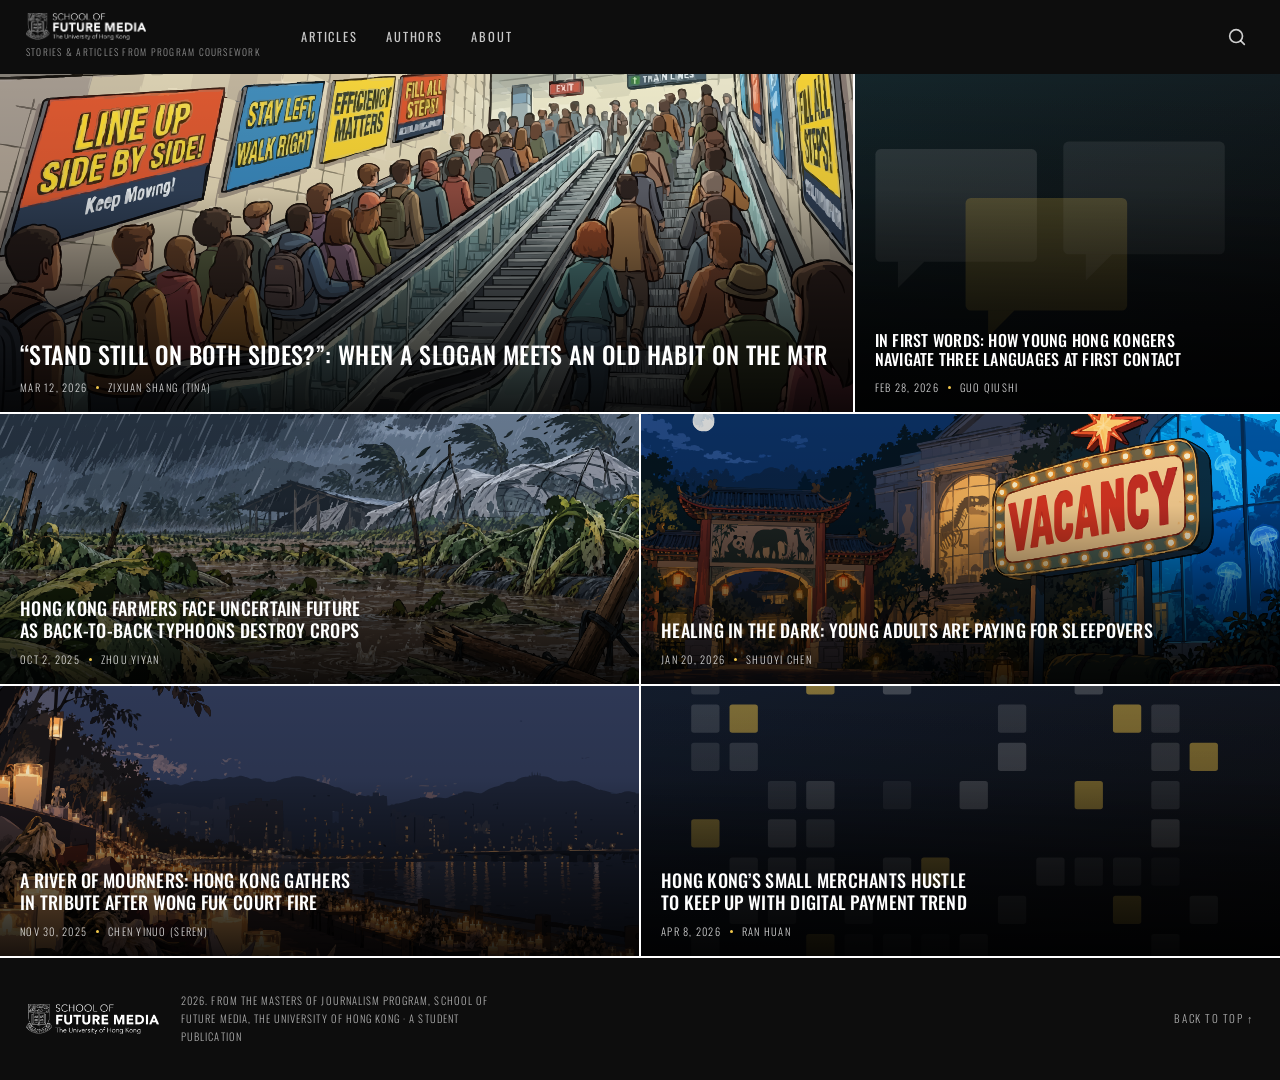
<file: sfm-site/index.html>
<!DOCTYPE html>
<html lang="en">
<head>
<meta charset="utf-8">
<meta name="viewport" content="width=device-width, initial-scale=1">
<title>Stories from SFM &middot; Stories from SFM</title>
<link rel="preconnect" href="https://fonts.googleapis.com">
<link rel="preconnect" href="https://fonts.gstatic.com" crossorigin>
<link href="https://fonts.googleapis.com/css2?family=Oswald:wght@300;400;500;600;700&family=Source+Serif+4:opsz,wght@8..60,400;8..60,600&display=swap" rel="stylesheet">
<link rel="stylesheet" href="style.css">
</head>
<body>

<a class="skip" href="#main">Skip to articles</a>

<header class="topbar">
  <div class="topbar__inner">
    <a class="masthead" href="index.html">
      <img class="masthead__logo" src="img/sofm-logo-white.png"
           alt="School of Future Media, The University of Hong Kong">
      <span class="masthead__tag">Stories &amp; Articles from Program Coursework</span>
    </a>
    <nav class="nav" aria-label="Main">
      <a class="nav__link" href="articles.html">Articles</a>
      <a class="nav__link" href="authors.html">Authors</a>
      <a class="nav__link" href="about.html">About</a>
    </nav>
    <button class="search" type="button" id="searchOpen" aria-label="Open search">
      <svg viewBox="0 0 24 24" fill="none" stroke="currentColor" stroke-width="1.8" aria-hidden="true">
        <circle cx="11" cy="11" r="7"/><path d="M20 20 L16.2 16.2" stroke-linecap="round"/>
      </svg>
    </button>
  </div>
</header>

<div class="modal" id="searchModal" role="dialog" aria-modal="true" aria-label="Search" hidden>
  <button class="modal__close" type="button" id="searchClose" aria-label="Close search">
    <svg viewBox="0 0 24 24" fill="none" stroke="currentColor" stroke-width="1.6" aria-hidden="true">
      <path d="M6 6 L18 18 M18 6 L6 18" stroke-linecap="round"/>
    </svg>
  </button>
  <div class="modal__inner">
    <label class="modal__label" for="searchField">Search this publication</label>
    <input class="modal__field" id="searchField" type="search" placeholder="Type and press enter" autocomplete="off">
  </div>
</div>

<main id="main">
  <h1 class="visually-hidden">Latest articles</h1>

  <div class="grid">

    <a class="card" href="stories/mtr.html">
      <img class="card__img" src="img/mtr.svg" alt="">
      <div class="card__text">
        <h2 class="card__title">&ldquo;Stand Still on Both Sides?&rdquo;: When a slogan meets an old habit on the MTR</h2>
        <p class="card__meta"><time datetime="2026-03-12">Mar 12, 2026</time><span class="dot"></span>Zixuan Shang (Tina)</p>
      </div>
    </a>

    <a class="card" href="stories/language.html">
      <img class="card__img" src="img/language.svg" alt="">
      <div class="card__text">
        <h2 class="card__title">In first words: how young Hong Kongers navigate three languages at first contact</h2>
        <p class="card__meta"><time datetime="2026-02-28">Feb 28, 2026</time><span class="dot"></span>Guo Qiushi</p>
      </div>
    </a>

    <a class="card" href="stories/typhoon.html">
      <img class="card__img" src="img/typhoon.svg" alt="">
      <div class="card__text">
        <h2 class="card__title">Hong Kong farmers face uncertain future as back-to-back typhoons destroy crops</h2>
        <p class="card__meta"><time datetime="2025-10-02">Oct 2, 2025</time><span class="dot"></span>Zhou Yiyan</p>
      </div>
    </a>

    <a class="card" href="stories/sleepover.html">
      <img class="card__img" src="img/sleepover.svg" alt="">
      <div class="card__text">
        <h2 class="card__title">Healing in the dark: young adults are paying for sleepovers</h2>
        <p class="card__meta"><time datetime="2026-01-20">Jan 20, 2026</time><span class="dot"></span>Shuoyi Chen</p>
      </div>
    </a>

    <a class="card" href="stories/fire.html">
      <img class="card__img" src="img/fire.svg" alt="">
      <div class="card__text">
        <h2 class="card__title">A river of mourners: Hong Kong gathers in tribute after Wong Fuk Court fire</h2>
        <p class="card__meta"><time datetime="2025-11-30">Nov 30, 2025</time><span class="dot"></span>Chen Yinuo (Seren)</p>
      </div>
    </a>

    <a class="card" href="stories/payments.html">
      <img class="card__img" src="img/payments.svg" alt="">
      <div class="card__text">
        <h2 class="card__title">Hong Kong&rsquo;s small merchants hustle to keep up with digital payment trend</h2>
        <p class="card__meta"><time datetime="2026-04-08">Apr 8, 2026</time><span class="dot"></span>Ran Huan</p>
      </div>
    </a>

  </div>
</main>

<footer class="footer">
  <div class="footer__inner">
    <img class="footer__logo" src="img/sofm-logo-white.png"
         alt="School of Future Media, The University of Hong Kong">
    <span class="footer__note">2026. From the Masters of Journalism Program, School of Future Media, The University of Hong Kong &middot; A student publication</span>
    <a class="footer__top" href="#main">Back to top &uarr;</a>
  </div>
</footer>

<script>
(function () {
  var modal = document.getElementById('searchModal');
  var field = document.getElementById('searchField');
  function open()  { modal.hidden = false; document.body.classList.add('is-locked'); field.focus(); }
  function close() { modal.hidden = true;  document.body.classList.remove('is-locked'); }
  document.getElementById('searchOpen').addEventListener('click', open);
  document.getElementById('searchClose').addEventListener('click', close);
  modal.addEventListener('click', function (e) { if (e.target === modal) close(); });
  document.addEventListener('keydown', function (e) { if (e.key === 'Escape' && !modal.hidden) close(); });
})();
</script>
</body>
</html>
</file>
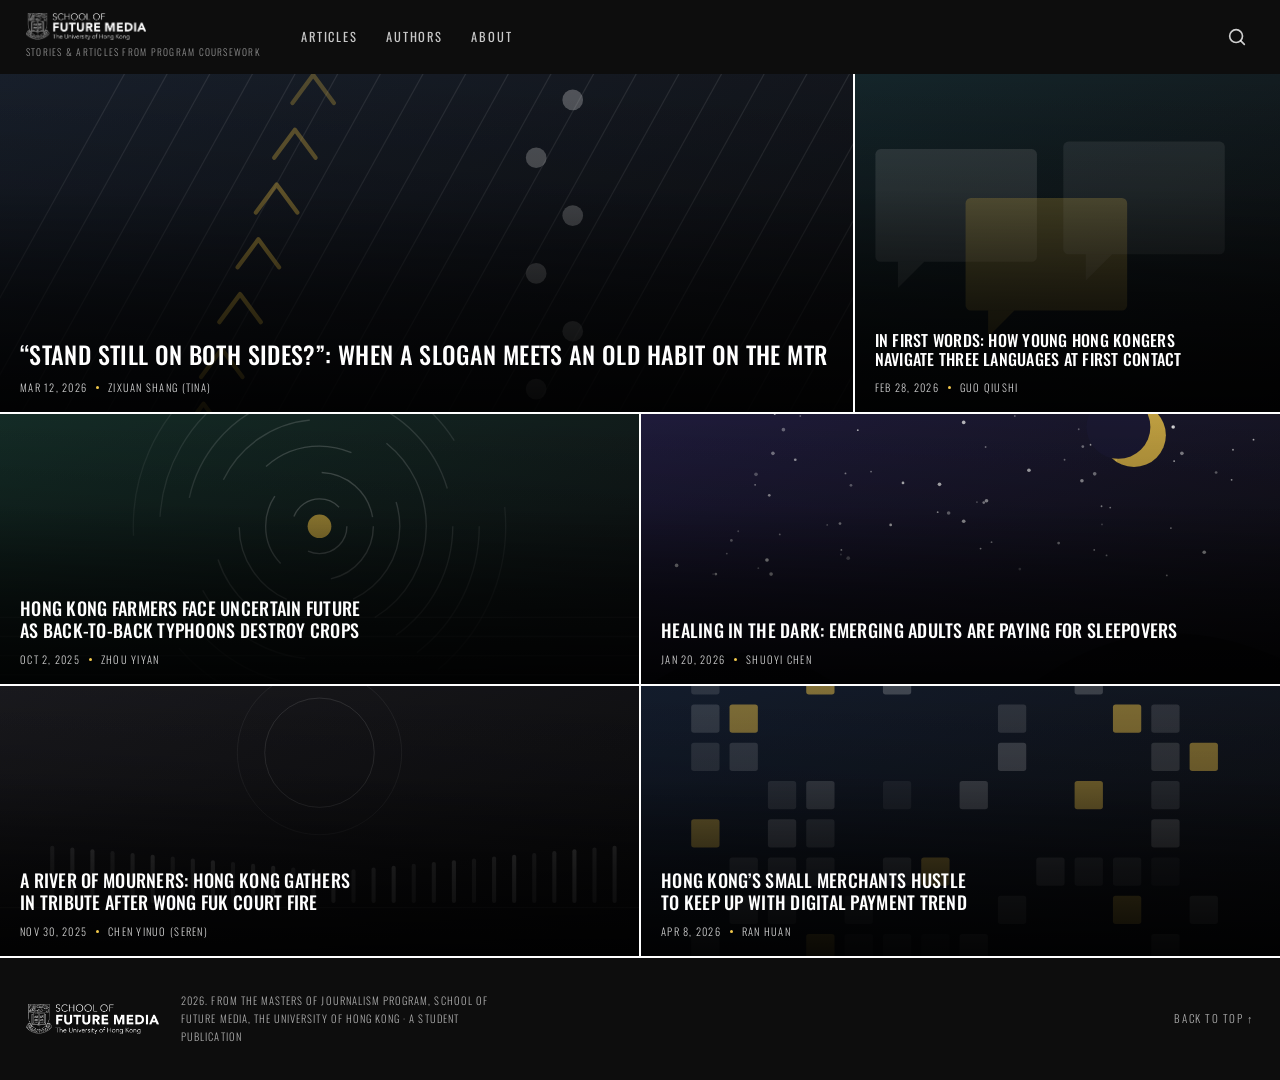
<file: preview-index.html>
<!DOCTYPE html>
<html lang="en">
<head>
<meta charset="utf-8">
<meta name="viewport" content="width=device-width, initial-scale=1">
<title>Stories from SFM &middot; Stories from SFM</title>
<link rel="preconnect" href="https://fonts.googleapis.com">
<link rel="preconnect" href="https://fonts.gstatic.com" crossorigin>
<link href="https://fonts.googleapis.com/css2?family=Oswald:wght@300;400;500;600;700&family=Source+Serif+4:opsz,wght@8..60,400;8..60,600&display=swap" rel="stylesheet">
<style>
/* ============================================================
   Stories from SFM — core stylesheet
   Sections: 1 tokens · 2 base · 3 topbar · 4 grid · 5 footer
   ============================================================ */

/* --- 1. Tokens ------------------------------------------- */

:root {
  --ink:        #0d0d0d;
  --ink-soft:   #1a1a1a;
  --paper:      #ffffff;
  --muted:      #6f6f6f;
  --accent:     #f2c94c;

  --display: "Oswald", "Arial Narrow", sans-serif;
  --body:    "Source Serif 4", Georgia, serif;

  --bar-h:   74px;
  --gap:     2px;
}

/* --- 2. Base --------------------------------------------- */

*, *::before, *::after { box-sizing: border-box; }

html { -webkit-text-size-adjust: 100%; }

body {
  margin: 0;
  background: var(--paper);
  color: var(--ink);
  font-family: var(--body);
  line-height: 1.6;
}

img { display: block; max-width: 100%; }
a { color: inherit; text-decoration: none; }

.visually-hidden {
  position: absolute;
  width: 1px; height: 1px;
  padding: 0; margin: -1px;
  overflow: hidden;
  clip: rect(0 0 0 0);
  white-space: nowrap;
}

.skip {
  position: absolute;
  left: 8px; top: -60px;
  z-index: 200;
  padding: 10px 16px;
  background: var(--accent);
  color: var(--ink);
  font-family: var(--display);
  font-size: 13px;
  letter-spacing: .08em;
  text-transform: uppercase;
  transition: top .15s;
}
.skip:focus { top: 8px; }

:focus-visible {
  outline: 2px solid var(--accent);
  outline-offset: 2px;
}

/* --- 3. Topbar ------------------------------------------- */

.topbar {
  position: fixed;
  inset: 0 0 auto 0;
  z-index: 100;
  height: var(--bar-h);
  background: var(--ink);
}

.topbar__inner {
  display: flex;
  align-items: center;
  gap: 40px;
  height: 100%;
  padding: 0 26px;
}

.masthead {
  flex: none;
  display: flex;
  flex-direction: column;
  align-items: flex-start;
  justify-content: center;
  gap: 5px;
}

.masthead__logo {
  height: 27px;
  width: auto;
}

.masthead__tag {
  font-family: var(--display);
  font-size: 9.5px;
  font-weight: 300;
  letter-spacing: .13em;
  text-transform: uppercase;
  color: rgba(255,255,255,.55);
  white-space: nowrap;
}

.nav {
  display: flex;
  align-items: center;
  gap: 28px;
  overflow-x: auto;
  scrollbar-width: none;
}
.nav::-webkit-scrollbar { display: none; }

.nav__link {
  position: relative;
  padding: 7px 0;
  color: rgba(255,255,255,.78);
  font-family: var(--display);
  font-size: 12.5px;
  font-weight: 400;
  letter-spacing: .15em;
  text-transform: uppercase;
  white-space: nowrap;
  transition: color .15s;
}

.nav__link::after {
  content: "";
  position: absolute;
  left: 0; right: 0; bottom: 0;
  height: 2px;
  background: var(--accent);
  transform: scaleX(0);
  transition: transform .18s;
}

.nav__link:hover { color: #fff; }
.nav__link:hover::after,
.nav__link.is-current::after { transform: scaleX(1); }
.nav__link.is-current { color: #fff; }

.search {
  margin-left: auto;
  flex: none;
  width: 34px; height: 34px;
  padding: 6px;
  border: 0;
  background: none;
  color: rgba(255,255,255,.8);
  cursor: pointer;
}
.search svg { width: 100%; height: 100%; }
.search:hover { color: #fff; }

/* --- 4. Grid --------------------------------------------- */

.grid {
  display: grid;
  grid-template-columns: repeat(12, 1fr);
  grid-auto-rows: 66px;
  gap: var(--gap);
  padding-top: var(--bar-h);
}

.card {
  position: relative;
  overflow: hidden;
  background: var(--ink-soft);
}

.card__img {
  width: 100%; height: 100%;
  object-fit: cover;
  transition: transform .5s ease;
}

.card::after {
  content: "";
  position: absolute;
  inset: 0;
  background: linear-gradient(
    to top,
    rgba(0,0,0,.88) 0%,
    rgba(0,0,0,.55) 32%,
    rgba(0,0,0,.08) 66%,
    rgba(0,0,0,0) 100%
  );
}

.card:hover .card__img { transform: scale(1.045); }

.card__text {
  position: absolute;
  left: 0; right: 0; bottom: 0;
  z-index: 2;
  padding: 18px 20px 16px;
  color: #fff;
}

.card__title {
  margin: 0;
  font-family: var(--display);
  font-size: 13px;
  font-weight: 500;
  line-height: 1.2;
  letter-spacing: .015em;
  text-transform: uppercase;
  text-wrap: balance;
}

.card__meta {
  display: flex;
  align-items: center;
  gap: 9px;
  margin: 10px 0 0;
  font-family: var(--display);
  font-size: 10.5px;
  font-weight: 300;
  letter-spacing: .12em;
  text-transform: uppercase;
  color: rgba(255,255,255,.82);
}

.dot {
  width: 3px; height: 3px;
  border-radius: 50%;
  background: var(--accent);
}

/* Mosaic rhythm — repeats every 6 cards so every row closes at full
   width. Rows per cycle: 8+4 · 6+6 · 6+6
   Row unit is 66px: standard tiles span 4 (264px), features span 5 (330px). */

.card:nth-child(6n+1) { grid-column: span 8; grid-row: span 5; }
.card:nth-child(6n+2) { grid-column: span 4; grid-row: span 5; }
.card:nth-child(6n+3) { grid-column: span 6; grid-row: span 4; }
.card:nth-child(6n+4) { grid-column: span 6; grid-row: span 4; }
.card:nth-child(6n+5) { grid-column: span 6; grid-row: span 4; }
.card:nth-child(6n+6) { grid-column: span 6; grid-row: span 4; }

.card:nth-child(6n+1) .card__title { font-size: 24px; }
.card:nth-child(6n+2) .card__title { font-size: 16px; }
.card:nth-child(6n+3) .card__title,
.card:nth-child(6n+4) .card__title,
.card:nth-child(6n+5) .card__title,
.card:nth-child(6n+6) .card__title { font-size: 18px; }

/* --- 5. Footer ------------------------------------------- */

.footer {
  margin-top: var(--gap);
  background: var(--ink);
  color: rgba(255,255,255,.66);
}

.footer__inner {
  display: flex;
  align-items: center;
  flex-wrap: wrap;
  gap: 22px;
  padding: 34px 26px;
}

.footer__logo { height: 30px; width: auto; }

.footer__note {
  max-width: 62ch;
  font-family: var(--display);
  font-size: 10.5px;
  font-weight: 300;
  line-height: 1.7;
  letter-spacing: .1em;
  text-transform: uppercase;
}

/* --- Responsive ------------------------------------------ */

@media (max-width: 1180px) {
  .card:nth-child(6n+1) .card__title { font-size: 20px; }
  .card:nth-child(6n+3) .card__title,
  .card:nth-child(6n+4) .card__title,
  .card:nth-child(6n+5) .card__title,
  .card:nth-child(6n+6) .card__title { font-size: 15.5px; }
  .card:nth-child(6n+2) .card__title { font-size: 14px; }
  .card__text { padding: 15px 16px 14px; }
}

@media (max-width: 880px) {
  .grid { grid-template-columns: repeat(2, 1fr); grid-auto-rows: 70px; }
  .grid > .card { grid-column: span 1; grid-row: span 4; }
  .card:nth-child(6n+1) { grid-column: span 2; grid-row: span 5; }
  .card:nth-child(6n+1) .card__title { font-size: 21px; }
  .card__title,
  .card:nth-child(6n+2) .card__title,
  .card:nth-child(6n+3) .card__title,
  .card:nth-child(6n+4) .card__title,
  .card:nth-child(6n+5) .card__title,
  .card:nth-child(6n+6) .card__title { font-size: 14px; }

  .topbar__inner { gap: 18px; padding: 0 16px; }
  .masthead__logo { height: 23px; }
  .masthead__tag { font-size: 8.5px; letter-spacing: .1em; }
  .nav { gap: 18px; }
  .nav__link { font-size: 11.5px; letter-spacing: .1em; }
}

@media (max-width: 560px) {
  .grid { grid-template-columns: 1fr; grid-auto-rows: 64px; }
  .grid > .card, .card:nth-child(6n+1) { grid-column: span 1; grid-row: span 4; }
  .card__text { padding: 16px 18px 15px; }
  .card__title,
  .card:nth-child(6n+1) .card__title,
  .card:nth-child(6n+2) .card__title,
  .card:nth-child(6n+3) .card__title,
  .card:nth-child(6n+4) .card__title,
  .card:nth-child(6n+5) .card__title,
  .card:nth-child(6n+6) .card__title { font-size: 16px; }

  .masthead__logo { height: 21px; }
  .masthead__tag { display: none; }
  .footer__inner { padding: 26px 18px; }
}

@media (prefers-reduced-motion: reduce) {
  * { transition: none !important; }
  .card:hover .card__img { transform: none; }
}

/* --- 6. Search modal ------------------------------------- */

body.is-locked { overflow: hidden; }

.modal {
  position: fixed;
  inset: 0;
  z-index: 300;
  display: flex;
  align-items: center;
  justify-content: center;
  padding: 24px;
  background: rgba(13,13,13,.96);
}
.modal[hidden] { display: none; }

.modal__inner { width: min(680px, 100%); }

.modal__label {
  display: block;
  margin-bottom: 14px;
  color: rgba(255,255,255,.6);
  font-family: var(--display);
  font-size: 11px;
  font-weight: 300;
  letter-spacing: .18em;
  text-transform: uppercase;
}

.modal__field {
  width: 100%;
  padding: 12px 0;
  border: 0;
  border-bottom: 2px solid rgba(255,255,255,.35);
  background: none;
  color: #fff;
  font-family: var(--display);
  font-size: 26px;
  font-weight: 300;
  letter-spacing: .02em;
}
.modal__field::placeholder { color: rgba(255,255,255,.3); }
.modal__field:focus {
  outline: none;
  border-bottom-color: var(--accent);
}

.modal__close {
  position: absolute;
  top: 18px; right: 20px;
  width: 38px; height: 38px;
  padding: 7px;
  border: 0;
  background: none;
  color: rgba(255,255,255,.75);
  cursor: pointer;
}
.modal__close svg { width: 100%; height: 100%; }
.modal__close:hover { color: #fff; }

/* --- 7. Pagination --------------------------------------- */

.pager {
  display: flex;
  align-items: center;
  justify-content: space-between;
  flex-wrap: wrap;
  gap: 16px;
  padding: 46px 26px;
}

.pager__label {
  font-family: var(--display);
  font-size: 11px;
  font-weight: 300;
  letter-spacing: .16em;
  text-transform: uppercase;
  color: var(--muted);
}

.pager__link {
  position: relative;
  padding-bottom: 5px;
  font-family: var(--display);
  font-size: 13px;
  font-weight: 500;
  letter-spacing: .14em;
  text-transform: uppercase;
}

.pager__link::after {
  content: "";
  position: absolute;
  left: 0; right: 0; bottom: 0;
  height: 2px;
  background: var(--accent);
  transform: scaleX(1);
  transform-origin: left;
  transition: transform .18s;
}
.pager__link:hover::after { transform: scaleX(.35); }

/* --- 8. Footer additions --------------------------------- */

.footer__top {
  margin-left: auto;
  font-family: var(--display);
  font-size: 11px;
  font-weight: 300;
  letter-spacing: .14em;
  text-transform: uppercase;
  color: rgba(255,255,255,.66);
}
.footer__top:hover { color: #fff; }

@media (max-width: 560px) {
  .pager { padding: 34px 18px; }
  .footer__top { margin-left: 0; }
  .modal__field { font-size: 20px; }
}

/* --- 9. Article hero ------------------------------------- */

.hero {
  position: relative;
  height: 74vh;
  min-height: 420px;
  margin-top: var(--bar-h);
  overflow: hidden;
  background: var(--ink-soft);
}

.hero__img {
  width: 100%; height: 100%;
  object-fit: cover;
}

.hero::after {
  content: "";
  position: absolute;
  inset: 0;
  background: linear-gradient(
    to bottom,
    rgba(0,0,0,.42) 0%,
    rgba(0,0,0,.30) 45%,
    rgba(0,0,0,.62) 100%
  );
}

.hero__text {
  position: absolute;
  inset: 0;
  z-index: 2;
  display: flex;
  align-items: center;
  justify-content: center;
  padding: 40px 24px;
}

.hero__title {
  max-width: 900px;
  margin: 0;
  color: #fff;
  font-family: var(--display);
  font-size: clamp(26px, 4.2vw, 50px);
  font-weight: 500;
  line-height: 1.12;
  letter-spacing: .015em;
  text-align: center;
  text-transform: uppercase;
  text-wrap: balance;
}

.hero__cue {
  position: absolute;
  left: 50%; bottom: 26px;
  z-index: 3;
  display: grid;
  place-items: center;
  width: 40px; height: 40px;
  margin-left: -20px;
  border: 1px solid rgba(255,255,255,.5);
  border-radius: 50%;
  color: #fff;
  animation: cue 2.4s ease-in-out infinite;
}
.hero__cue svg { width: 22px; height: 22px; }
.hero__cue:hover { border-color: var(--accent); color: var(--accent); }

@keyframes cue {
  0%, 100% { transform: translateY(0); }
  50%      { transform: translateY(6px); }
}

/* --- 10. Article body ------------------------------------ */

.prose {
  max-width: 700px;
  margin: 0 auto;
  padding: 58px 24px 10px;
  font-size: 18px;
  line-height: 1.72;
}

.prose__meta {
  display: flex;
  align-items: center;
  gap: 10px;
  margin: 0 0 34px;
  font-family: var(--display);
  font-size: 11.5px;
  font-weight: 400;
  letter-spacing: .16em;
  text-transform: uppercase;
  color: var(--muted);
}

.dot--dark { background: var(--ink); }

.prose h2 {
  margin: 46px 0 16px;
  font-family: var(--display);
  font-size: 25px;
  font-weight: 600;
  line-height: 1.22;
  letter-spacing: .005em;
}
.prose h2:first-of-type { margin-top: 0; }

.prose p { margin: 0 0 22px; }

.prose a {
  border-bottom: 1px solid var(--accent);
}

.pull {
  margin: 38px 0;
  padding: 4px 0 4px 26px;
  border-left: 3px solid var(--accent);
}
.pull p {
  margin: 0;
  font-size: 22px;
  font-style: italic;
  line-height: 1.42;
  color: #2a2a2a;
}

.figure {
  margin: 38px 0;
}
.figure img { width: 100%; }

.figure figcaption {
  margin-top: 10px;
  font-size: 13.5px;
  font-style: italic;
  line-height: 1.55;
  color: var(--muted);
}

.figure--right {
  float: right;
  width: 45%;
  margin: 8px 0 24px 30px;
}

.prose::after { content: ""; display: block; clear: both; }

/* --- 11. Share, byline, adjacent, respond ---------------- */

.share,
.byline,
.adjacent,
.respond {
  max-width: 700px;
  margin: 0 auto;
  padding-left: 24px;
  padding-right: 24px;
}

.share {
  display: flex;
  align-items: center;
  flex-wrap: wrap;
  gap: 12px;
  padding-top: 30px;
  padding-bottom: 34px;
  border-bottom: 1px solid #e6e6e6;
}

.share__label {
  margin-right: 6px;
  font-family: var(--display);
  font-size: 11px;
  font-weight: 400;
  letter-spacing: .18em;
  text-transform: uppercase;
  color: var(--muted);
}

.share__btn {
  padding: 7px 15px;
  border: 1px solid #d8d8d8;
  font-family: var(--display);
  font-size: 11.5px;
  font-weight: 400;
  letter-spacing: .11em;
  text-transform: uppercase;
  transition: background .15s, border-color .15s, color .15s;
}
.share__btn:hover {
  border-color: var(--ink);
  background: var(--ink);
  color: #fff;
}

.byline {
  display: flex;
  gap: 22px;
  padding-top: 34px;
  padding-bottom: 34px;
  border-bottom: 1px solid #e6e6e6;
}

.byline__avatar {
  flex: none;
  display: grid;
  place-items: center;
  width: 62px; height: 62px;
  background: var(--ink);
  color: var(--accent);
  font-family: var(--display);
  font-size: 19px;
  font-weight: 500;
  letter-spacing: .06em;
}

.byline__kicker {
  margin: 0 0 3px;
  font-family: var(--display);
  font-size: 10.5px;
  font-weight: 400;
  letter-spacing: .18em;
  text-transform: uppercase;
  color: var(--muted);
}

.byline__name {
  margin: 0 0 8px;
  font-family: var(--display);
  font-size: 21px;
  font-weight: 500;
  letter-spacing: .02em;
  text-transform: uppercase;
}

.byline__bio {
  margin: 0 0 10px;
  font-size: 15.5px;
  line-height: 1.6;
  color: #3a3a3a;
}

.byline__link {
  font-family: var(--display);
  font-size: 11.5px;
  font-weight: 400;
  letter-spacing: .12em;
  text-transform: uppercase;
  border-bottom: 1px solid var(--accent);
}

.adjacent {
  display: flex;
  gap: 28px;
  padding-top: 34px;
  padding-bottom: 40px;
}

.adjacent__item {
  flex: 1 1 0;
  min-width: 0;
}
.adjacent__item--next { text-align: right; }

.adjacent__label {
  display: block;
  margin-bottom: 8px;
  font-family: var(--display);
  font-size: 10.5px;
  font-weight: 400;
  letter-spacing: .16em;
  text-transform: uppercase;
  color: var(--muted);
}

.adjacent__title {
  display: block;
  font-family: var(--display);
  font-size: 15px;
  font-weight: 500;
  line-height: 1.28;
  text-transform: uppercase;
}
.adjacent__item:hover .adjacent__title { color: #000; text-decoration: underline; text-underline-offset: 3px; }

.respond {
  padding-top: 36px;
  padding-bottom: 64px;
  border-top: 1px solid #e6e6e6;
}

.respond__title {
  margin: 0 0 18px;
  font-family: var(--display);
  font-size: 21px;
  font-weight: 600;
  letter-spacing: .04em;
  text-transform: uppercase;
}

.respond__label {
  display: block;
  margin-bottom: 8px;
  font-family: var(--display);
  font-size: 10.5px;
  font-weight: 400;
  letter-spacing: .16em;
  text-transform: uppercase;
  color: var(--muted);
}

.respond__field {
  width: 100%;
  padding: 14px 16px;
  border: 1px solid #d8d8d8;
  background: #fbfbfb;
  font-family: var(--body);
  font-size: 16px;
  line-height: 1.6;
  resize: vertical;
}
.respond__field:focus {
  outline: none;
  border-color: var(--ink);
  background: #fff;
}

.respond__btn {
  margin-top: 14px;
  padding: 11px 26px;
  border: 0;
  background: var(--ink);
  color: #fff;
  font-family: var(--display);
  font-size: 12px;
  font-weight: 400;
  letter-spacing: .14em;
  text-transform: uppercase;
  cursor: pointer;
  transition: background .15s;
}
.respond__btn:hover { background: #333; }

@media (max-width: 680px) {
  .hero { height: 60vh; min-height: 340px; }
  .prose { padding-top: 40px; font-size: 17px; }
  .prose h2 { font-size: 21px; margin-top: 36px; }
  .pull p { font-size: 18px; }
  .figure--right { float: none; width: 100%; margin: 30px 0; }
  .adjacent { flex-direction: column; gap: 22px; }
  .adjacent__item--next { text-align: left; }
  .byline { flex-direction: column; gap: 16px; }
}

@media (prefers-reduced-motion: reduce) {
  .hero__cue { animation: none; }
}

/* --- 12. Interior pages ---------------------------------- */

/* No banner: content begins directly under the fixed bar, the way
   the grid does on the home page. */

.prose--page {
  padding-top: calc(var(--bar-h) + 60px);
  padding-bottom: 70px;
}

.prose__h1 {
  margin: 0 0 26px;
  font-family: var(--display);
  font-size: 34px;
  font-weight: 600;
  line-height: 1.1;
  letter-spacing: .01em;
  text-transform: uppercase;
}

/* --- 13. Authors ----------------------------------------- */

.people {
  display: grid;
  grid-template-columns: repeat(auto-fill, minmax(280px, 1fr));
  gap: 1px;
  max-width: 1400px;
  margin: 0 auto 70px;
  padding: calc(var(--bar-h) + 1px) 26px 1px;
  background: #e6e6e6;
  border-top: 1px solid #e6e6e6;
}

.person {
  padding: 30px 28px 32px;
  background: #fff;
}

.person__avatar {
  display: grid;
  place-items: center;
  width: 54px; height: 54px;
  margin-bottom: 18px;
  background: var(--ink);
  color: var(--accent);
  font-family: var(--display);
  font-size: 17px;
  font-weight: 500;
  letter-spacing: .06em;
}

.person__name {
  margin: 0 0 9px;
  font-family: var(--display);
  font-size: 20px;
  font-weight: 500;
  letter-spacing: .02em;
  text-transform: uppercase;
}

.person__bio {
  margin: 0 0 14px;
  font-size: 15.5px;
  line-height: 1.6;
  color: #3a3a3a;
}

.person__link {
  font-family: var(--display);
  font-size: 11px;
  font-weight: 400;
  letter-spacing: .14em;
  text-transform: uppercase;
  color: var(--muted);
  border-bottom: 1px solid var(--accent);
}
.person__link:hover { color: var(--ink); }

/* --- 14. Standalone page prose --------------------------- */

.prose--page {
  padding-top: 0;
  padding-bottom: 70px;
}

/* The opening paragraph sits at body size. It leads by position,
   not by being set larger than everything after it. */
.lede { margin-bottom: 22px; }

@media (max-width: 680px) {
  .people { padding-left: 18px; padding-right: 18px; }
  .prose--page { padding-top: calc(var(--bar-h) + 38px); }
  .prose__h1 { font-size: 27px; }
}

/* --- 15. References list --------------------------------- */

.refs {
  margin: 0 0 26px;
  padding-left: 20px;
  font-size: 14.5px;
  line-height: 1.6;
  color: #444;
}
.refs li { margin-bottom: 12px; }

/* Author card links */
.person__bio a { border-bottom: 1px solid #ddd; }
.person__bio a:hover { border-bottom-color: var(--accent); }

/* --- 16. About page photo -------------------------------- */

.about-photo {
  width: 100%;
  height: auto;
  /* one blank line of space before the text that follows */
  margin: 0 0 31px;
}

</style>
</head>
<body>

<a class="skip" href="#main">Skip to articles</a>

<header class="topbar">
  <div class="topbar__inner">
    <a class="masthead" href="preview-index.html">
      <img class="masthead__logo" src="[data-uri]"
           alt="School of Future Media, The University of Hong Kong">
      <span class="masthead__tag">Stories &amp; Articles from Program Coursework</span>
    </a>
    <nav class="nav" aria-label="Main">
      <a class="nav__link" href="preview-articles.html">Articles</a>
      <a class="nav__link" href="preview-authors.html">Authors</a>
      <a class="nav__link" href="preview-about.html">About</a>
    </nav>
    <button class="search" type="button" id="searchOpen" aria-label="Open search">
      <svg viewBox="0 0 24 24" fill="none" stroke="currentColor" stroke-width="1.8" aria-hidden="true">
        <circle cx="11" cy="11" r="7"/><path d="M20 20 L16.2 16.2" stroke-linecap="round"/>
      </svg>
    </button>
  </div>
</header>

<div class="modal" id="searchModal" role="dialog" aria-modal="true" aria-label="Search" hidden>
  <button class="modal__close" type="button" id="searchClose" aria-label="Close search">
    <svg viewBox="0 0 24 24" fill="none" stroke="currentColor" stroke-width="1.6" aria-hidden="true">
      <path d="M6 6 L18 18 M18 6 L6 18" stroke-linecap="round"/>
    </svg>
  </button>
  <div class="modal__inner">
    <label class="modal__label" for="searchField">Search this publication</label>
    <input class="modal__field" id="searchField" type="search" placeholder="Type and press enter" autocomplete="off">
  </div>
</div>

<main id="main">
  <h1 class="visually-hidden">Latest articles</h1>

  <div class="grid">

    <a class="card" href="preview-story-mtr.html">
      <img class="card__img" src="[data-uri]" alt="">
      <div class="card__text">
        <h2 class="card__title">&ldquo;Stand Still on Both Sides?&rdquo;: When a slogan meets an old habit on the MTR</h2>
        <p class="card__meta"><time datetime="2026-03-12">Mar 12, 2026</time><span class="dot"></span>Zixuan Shang (Tina)</p>
      </div>
    </a>

    <a class="card" href="preview-story-language.html">
      <img class="card__img" src="[data-uri]" alt="">
      <div class="card__text">
        <h2 class="card__title">In first words: how young Hong Kongers navigate three languages at first contact</h2>
        <p class="card__meta"><time datetime="2026-02-28">Feb 28, 2026</time><span class="dot"></span>Guo Qiushi</p>
      </div>
    </a>

    <a class="card" href="preview-story-typhoon.html">
      <img class="card__img" src="[data-uri]" alt="">
      <div class="card__text">
        <h2 class="card__title">Hong Kong farmers face uncertain future as back-to-back typhoons destroy crops</h2>
        <p class="card__meta"><time datetime="2025-10-02">Oct 2, 2025</time><span class="dot"></span>Zhou Yiyan</p>
      </div>
    </a>

    <a class="card" href="preview-story-sleepover.html">
      <img class="card__img" src="[data-uri]" alt="">
      <div class="card__text">
        <h2 class="card__title">Healing in the dark: emerging adults are paying for sleepovers</h2>
        <p class="card__meta"><time datetime="2026-01-20">Jan 20, 2026</time><span class="dot"></span>Shuoyi Chen</p>
      </div>
    </a>

    <a class="card" href="preview-story-fire.html">
      <img class="card__img" src="[data-uri]" alt="">
      <div class="card__text">
        <h2 class="card__title">A river of mourners: Hong Kong gathers in tribute after Wong Fuk Court fire</h2>
        <p class="card__meta"><time datetime="2025-11-30">Nov 30, 2025</time><span class="dot"></span>Chen Yinuo (Seren)</p>
      </div>
    </a>

    <a class="card" href="preview-story-payments.html">
      <img class="card__img" src="[data-uri]" alt="">
      <div class="card__text">
        <h2 class="card__title">Hong Kong&rsquo;s small merchants hustle to keep up with digital payment trend</h2>
        <p class="card__meta"><time datetime="2026-04-08">Apr 8, 2026</time><span class="dot"></span>Ran Huan</p>
      </div>
    </a>

  </div>
</main>

<footer class="footer">
  <div class="footer__inner">
    <img class="footer__logo" src="[data-uri]"
         alt="School of Future Media, The University of Hong Kong">
    <span class="footer__note">2026. From the Masters of Journalism Program, School of Future Media, The University of Hong Kong &middot; A student publication</span>
    <a class="footer__top" href="#main">Back to top &uarr;</a>
  </div>
</footer>

<script>
(function () {
  var modal = document.getElementById('searchModal');
  var field = document.getElementById('searchField');
  function open()  { modal.hidden = false; document.body.classList.add('is-locked'); field.focus(); }
  function close() { modal.hidden = true;  document.body.classList.remove('is-locked'); }
  document.getElementById('searchOpen').addEventListener('click', open);
  document.getElementById('searchClose').addEventListener('click', close);
  modal.addEventListener('click', function (e) { if (e.target === modal) close(); });
  document.addEventListener('keydown', function (e) { if (e.key === 'Escape' && !modal.hidden) close(); });
})();
</script>
</body>
</html>
</file>
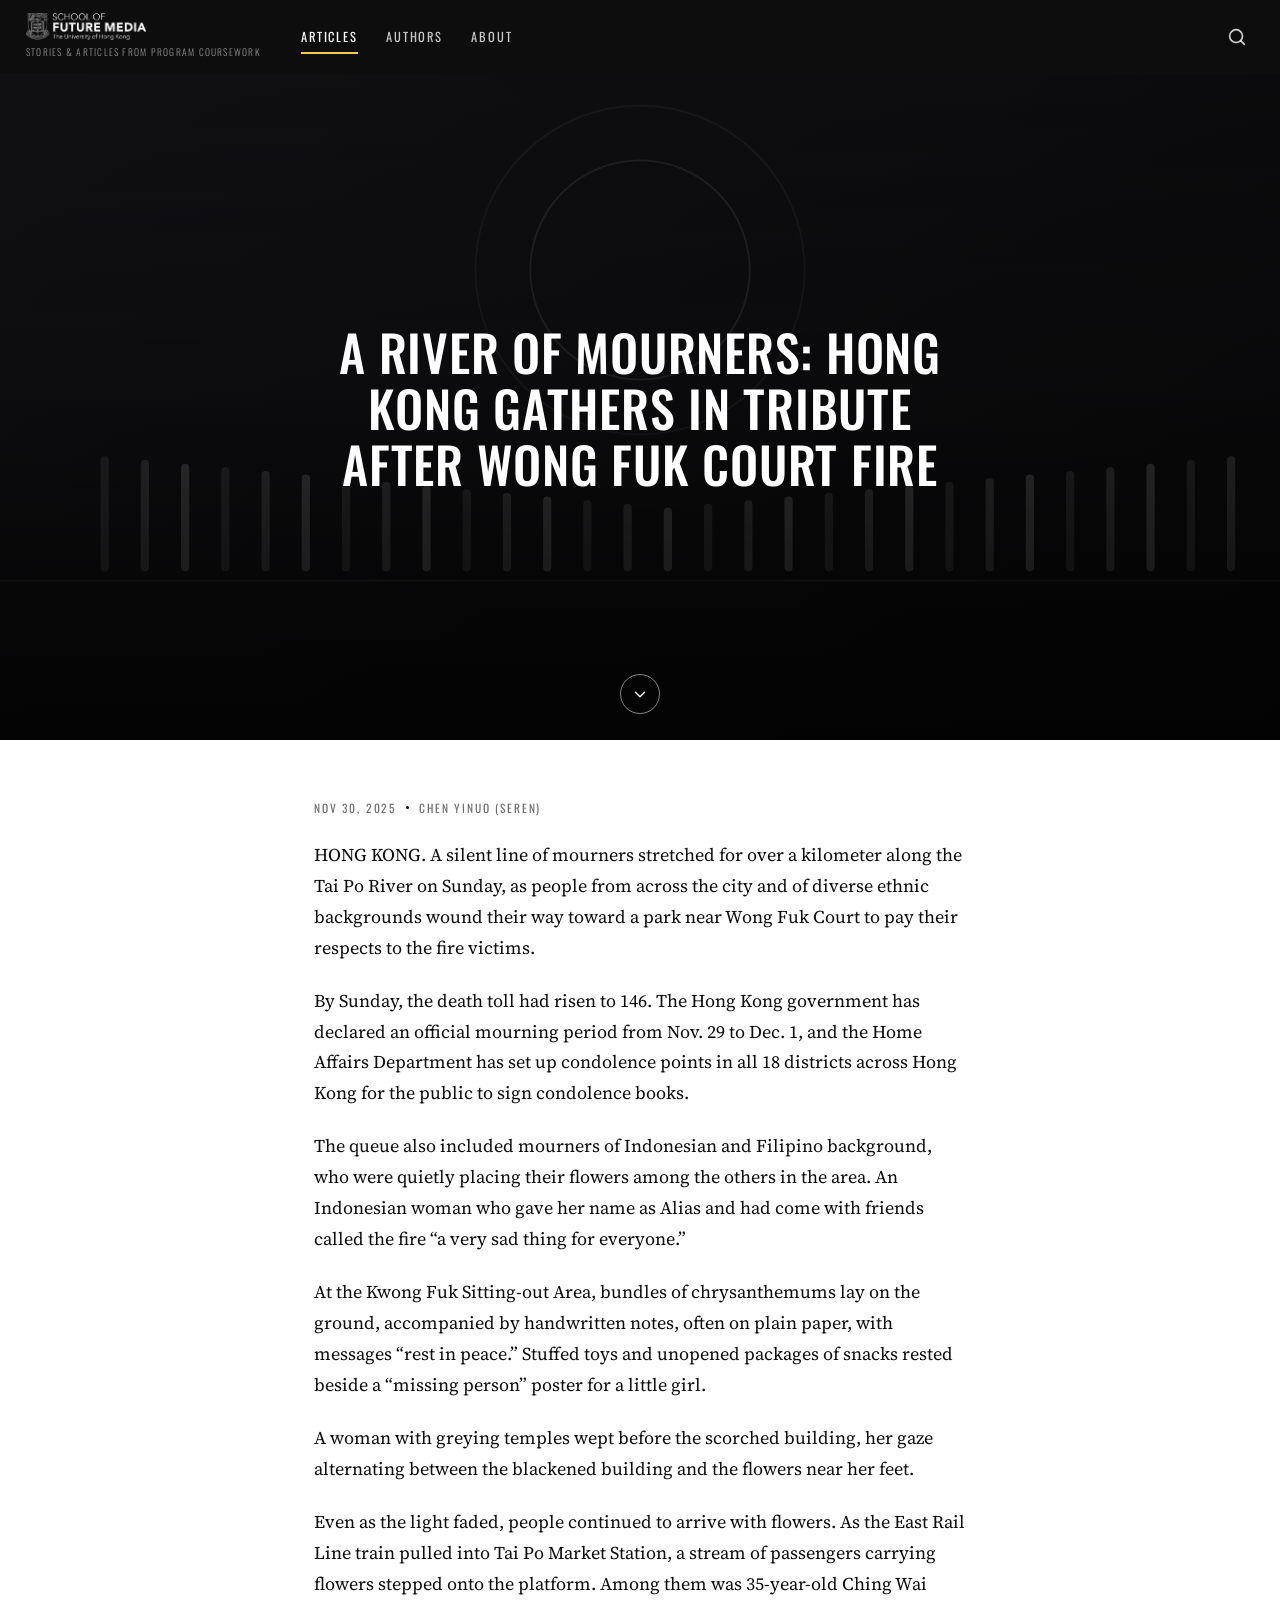
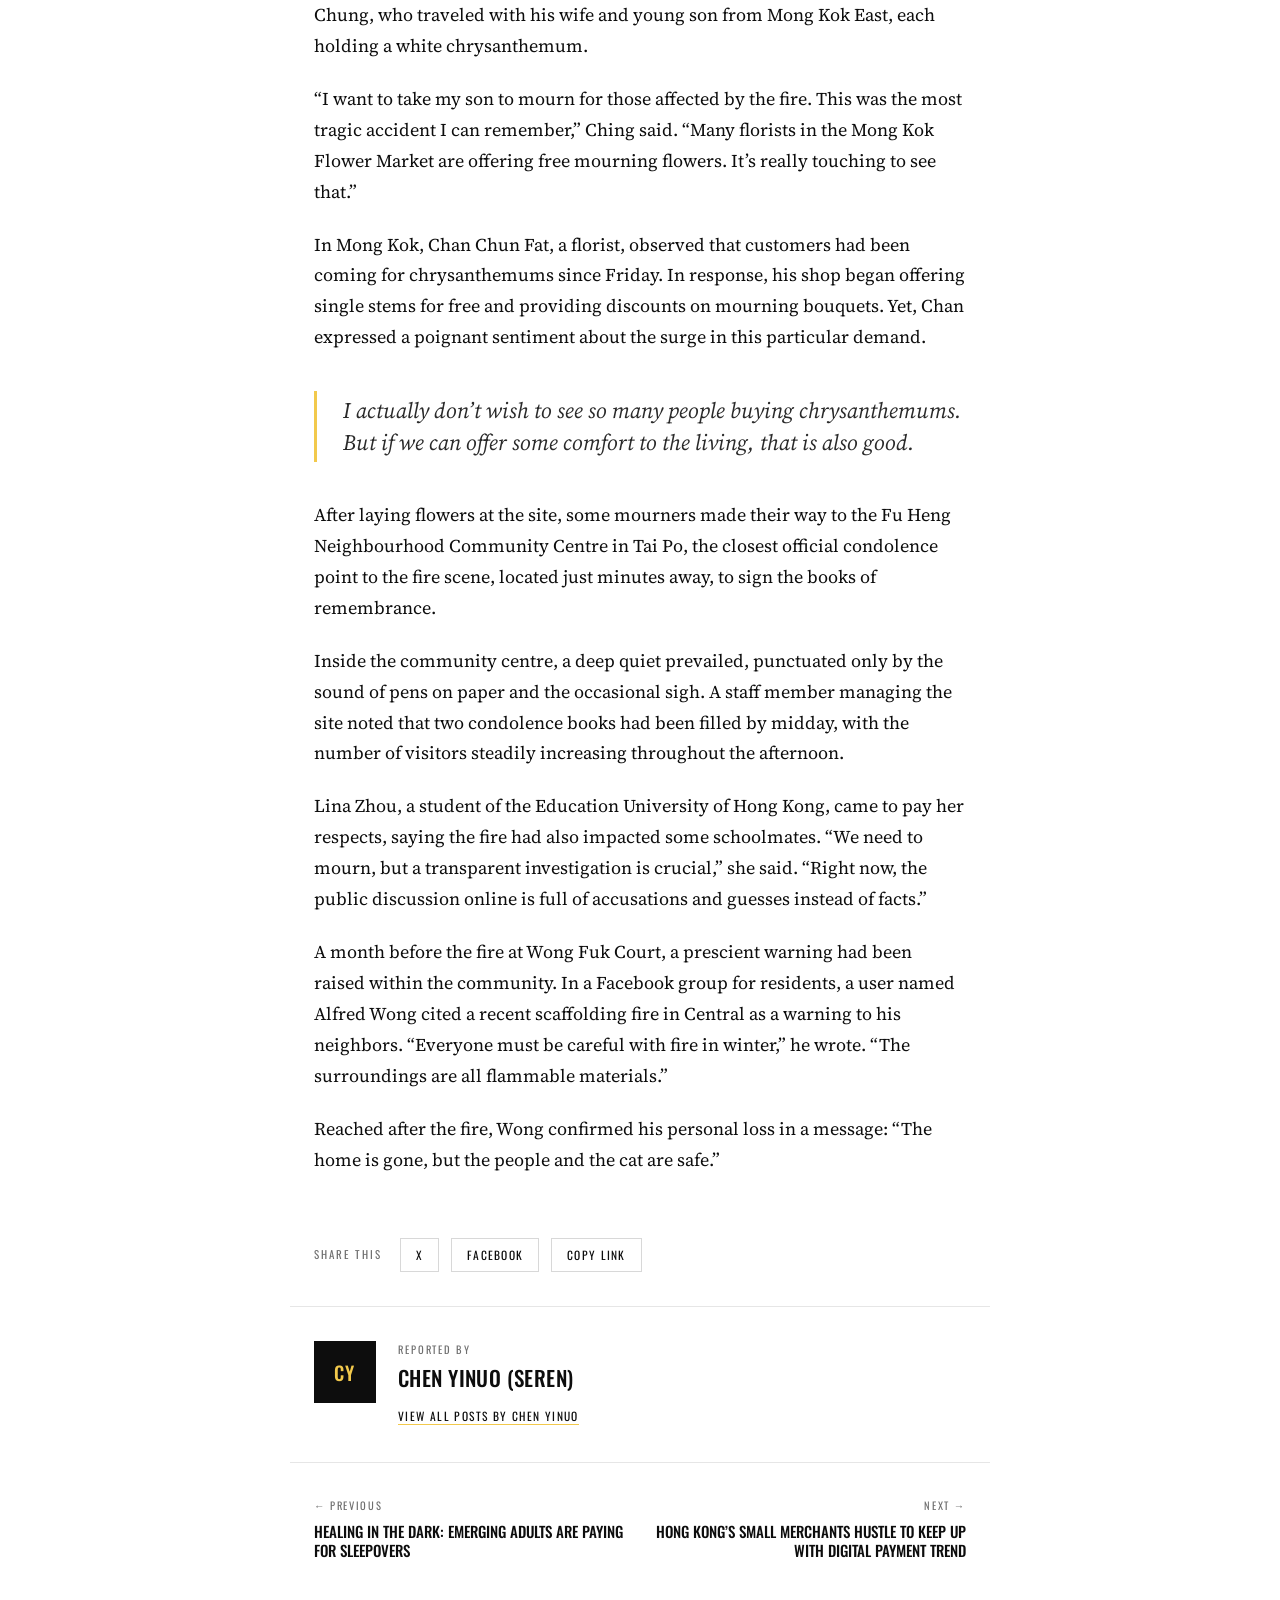
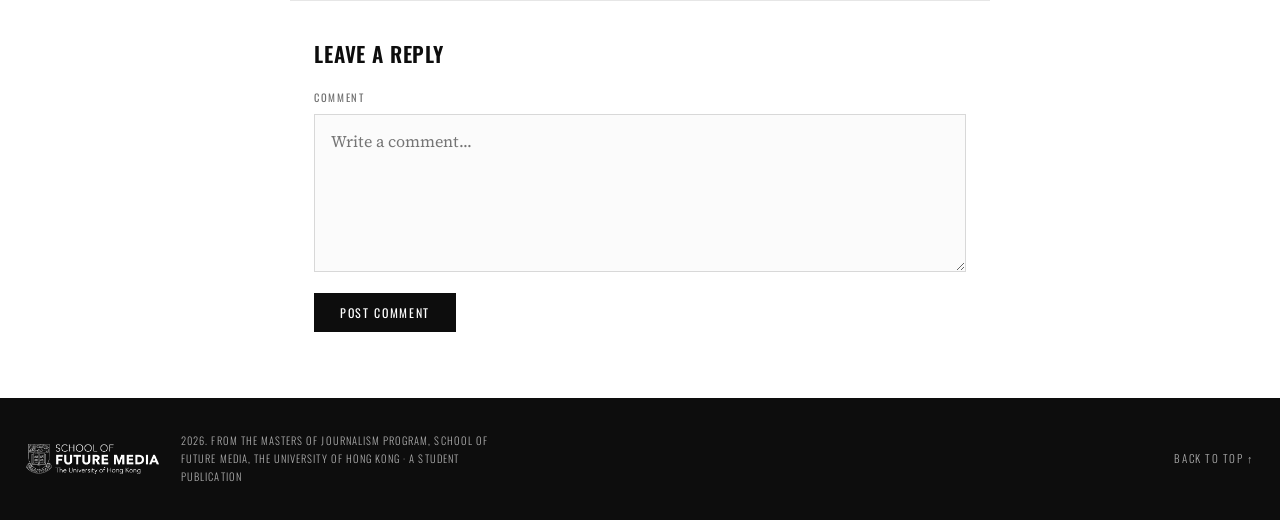
<file: preview-story-fire.html>
<!DOCTYPE html>
<html lang="en">
<head>
<meta charset="utf-8">
<meta name="viewport" content="width=device-width, initial-scale=1">
<title>A river of mourners: Hong Kong gathers in tribute after Wong Fuk Court fire &middot; Stories from SFM</title>
<link rel="preconnect" href="https://fonts.googleapis.com">
<link rel="preconnect" href="https://fonts.gstatic.com" crossorigin>
<link href="https://fonts.googleapis.com/css2?family=Oswald:wght@300;400;500;600;700&family=Source+Serif+4:opsz,wght@8..60,400;8..60,600&display=swap" rel="stylesheet">
<style>
/* ============================================================
   Stories from SFM — core stylesheet
   Sections: 1 tokens · 2 base · 3 topbar · 4 grid · 5 footer
   ============================================================ */

/* --- 1. Tokens ------------------------------------------- */

:root {
  --ink:        #0d0d0d;
  --ink-soft:   #1a1a1a;
  --paper:      #ffffff;
  --muted:      #6f6f6f;
  --accent:     #f2c94c;

  --display: "Oswald", "Arial Narrow", sans-serif;
  --body:    "Source Serif 4", Georgia, serif;

  --bar-h:   74px;
  --gap:     2px;
}

/* --- 2. Base --------------------------------------------- */

*, *::before, *::after { box-sizing: border-box; }

html { -webkit-text-size-adjust: 100%; }

body {
  margin: 0;
  background: var(--paper);
  color: var(--ink);
  font-family: var(--body);
  line-height: 1.6;
}

img { display: block; max-width: 100%; }
a { color: inherit; text-decoration: none; }

.visually-hidden {
  position: absolute;
  width: 1px; height: 1px;
  padding: 0; margin: -1px;
  overflow: hidden;
  clip: rect(0 0 0 0);
  white-space: nowrap;
}

.skip {
  position: absolute;
  left: 8px; top: -60px;
  z-index: 200;
  padding: 10px 16px;
  background: var(--accent);
  color: var(--ink);
  font-family: var(--display);
  font-size: 13px;
  letter-spacing: .08em;
  text-transform: uppercase;
  transition: top .15s;
}
.skip:focus { top: 8px; }

:focus-visible {
  outline: 2px solid var(--accent);
  outline-offset: 2px;
}

/* --- 3. Topbar ------------------------------------------- */

.topbar {
  position: fixed;
  inset: 0 0 auto 0;
  z-index: 100;
  height: var(--bar-h);
  background: var(--ink);
}

.topbar__inner {
  display: flex;
  align-items: center;
  gap: 40px;
  height: 100%;
  padding: 0 26px;
}

.masthead {
  flex: none;
  display: flex;
  flex-direction: column;
  align-items: flex-start;
  justify-content: center;
  gap: 5px;
}

.masthead__logo {
  height: 27px;
  width: auto;
}

.masthead__tag {
  font-family: var(--display);
  font-size: 9.5px;
  font-weight: 300;
  letter-spacing: .13em;
  text-transform: uppercase;
  color: rgba(255,255,255,.55);
  white-space: nowrap;
}

.nav {
  display: flex;
  align-items: center;
  gap: 28px;
  overflow-x: auto;
  scrollbar-width: none;
}
.nav::-webkit-scrollbar { display: none; }

.nav__link {
  position: relative;
  padding: 7px 0;
  color: rgba(255,255,255,.78);
  font-family: var(--display);
  font-size: 12.5px;
  font-weight: 400;
  letter-spacing: .15em;
  text-transform: uppercase;
  white-space: nowrap;
  transition: color .15s;
}

.nav__link::after {
  content: "";
  position: absolute;
  left: 0; right: 0; bottom: 0;
  height: 2px;
  background: var(--accent);
  transform: scaleX(0);
  transition: transform .18s;
}

.nav__link:hover { color: #fff; }
.nav__link:hover::after,
.nav__link.is-current::after { transform: scaleX(1); }
.nav__link.is-current { color: #fff; }

.search {
  margin-left: auto;
  flex: none;
  width: 34px; height: 34px;
  padding: 6px;
  border: 0;
  background: none;
  color: rgba(255,255,255,.8);
  cursor: pointer;
}
.search svg { width: 100%; height: 100%; }
.search:hover { color: #fff; }

/* --- 4. Grid --------------------------------------------- */

.grid {
  display: grid;
  grid-template-columns: repeat(12, 1fr);
  grid-auto-rows: 66px;
  gap: var(--gap);
  padding-top: var(--bar-h);
}

.card {
  position: relative;
  overflow: hidden;
  background: var(--ink-soft);
}

.card__img {
  width: 100%; height: 100%;
  object-fit: cover;
  transition: transform .5s ease;
}

.card::after {
  content: "";
  position: absolute;
  inset: 0;
  background: linear-gradient(
    to top,
    rgba(0,0,0,.88) 0%,
    rgba(0,0,0,.55) 32%,
    rgba(0,0,0,.08) 66%,
    rgba(0,0,0,0) 100%
  );
}

.card:hover .card__img { transform: scale(1.045); }

.card__text {
  position: absolute;
  left: 0; right: 0; bottom: 0;
  z-index: 2;
  padding: 18px 20px 16px;
  color: #fff;
}

.card__title {
  margin: 0;
  font-family: var(--display);
  font-size: 13px;
  font-weight: 500;
  line-height: 1.2;
  letter-spacing: .015em;
  text-transform: uppercase;
  text-wrap: balance;
}

.card__meta {
  display: flex;
  align-items: center;
  gap: 9px;
  margin: 10px 0 0;
  font-family: var(--display);
  font-size: 10.5px;
  font-weight: 300;
  letter-spacing: .12em;
  text-transform: uppercase;
  color: rgba(255,255,255,.82);
}

.dot {
  width: 3px; height: 3px;
  border-radius: 50%;
  background: var(--accent);
}

/* Mosaic rhythm — repeats every 6 cards so every row closes at full
   width. Rows per cycle: 8+4 · 6+6 · 6+6
   Row unit is 66px: standard tiles span 4 (264px), features span 5 (330px). */

.card:nth-child(6n+1) { grid-column: span 8; grid-row: span 5; }
.card:nth-child(6n+2) { grid-column: span 4; grid-row: span 5; }
.card:nth-child(6n+3) { grid-column: span 6; grid-row: span 4; }
.card:nth-child(6n+4) { grid-column: span 6; grid-row: span 4; }
.card:nth-child(6n+5) { grid-column: span 6; grid-row: span 4; }
.card:nth-child(6n+6) { grid-column: span 6; grid-row: span 4; }

.card:nth-child(6n+1) .card__title { font-size: 24px; }
.card:nth-child(6n+2) .card__title { font-size: 16px; }
.card:nth-child(6n+3) .card__title,
.card:nth-child(6n+4) .card__title,
.card:nth-child(6n+5) .card__title,
.card:nth-child(6n+6) .card__title { font-size: 18px; }

/* --- 5. Footer ------------------------------------------- */

.footer {
  margin-top: var(--gap);
  background: var(--ink);
  color: rgba(255,255,255,.66);
}

.footer__inner {
  display: flex;
  align-items: center;
  flex-wrap: wrap;
  gap: 22px;
  padding: 34px 26px;
}

.footer__logo { height: 30px; width: auto; }

.footer__note {
  max-width: 62ch;
  font-family: var(--display);
  font-size: 10.5px;
  font-weight: 300;
  line-height: 1.7;
  letter-spacing: .1em;
  text-transform: uppercase;
}

/* --- Responsive ------------------------------------------ */

@media (max-width: 1180px) {
  .card:nth-child(6n+1) .card__title { font-size: 20px; }
  .card:nth-child(6n+3) .card__title,
  .card:nth-child(6n+4) .card__title,
  .card:nth-child(6n+5) .card__title,
  .card:nth-child(6n+6) .card__title { font-size: 15.5px; }
  .card:nth-child(6n+2) .card__title { font-size: 14px; }
  .card__text { padding: 15px 16px 14px; }
}

@media (max-width: 880px) {
  .grid { grid-template-columns: repeat(2, 1fr); grid-auto-rows: 70px; }
  .grid > .card { grid-column: span 1; grid-row: span 4; }
  .card:nth-child(6n+1) { grid-column: span 2; grid-row: span 5; }
  .card:nth-child(6n+1) .card__title { font-size: 21px; }
  .card__title,
  .card:nth-child(6n+2) .card__title,
  .card:nth-child(6n+3) .card__title,
  .card:nth-child(6n+4) .card__title,
  .card:nth-child(6n+5) .card__title,
  .card:nth-child(6n+6) .card__title { font-size: 14px; }

  .topbar__inner { gap: 18px; padding: 0 16px; }
  .masthead__logo { height: 23px; }
  .masthead__tag { font-size: 8.5px; letter-spacing: .1em; }
  .nav { gap: 18px; }
  .nav__link { font-size: 11.5px; letter-spacing: .1em; }
}

@media (max-width: 560px) {
  .grid { grid-template-columns: 1fr; grid-auto-rows: 64px; }
  .grid > .card, .card:nth-child(6n+1) { grid-column: span 1; grid-row: span 4; }
  .card__text { padding: 16px 18px 15px; }
  .card__title,
  .card:nth-child(6n+1) .card__title,
  .card:nth-child(6n+2) .card__title,
  .card:nth-child(6n+3) .card__title,
  .card:nth-child(6n+4) .card__title,
  .card:nth-child(6n+5) .card__title,
  .card:nth-child(6n+6) .card__title { font-size: 16px; }

  .masthead__logo { height: 21px; }
  .masthead__tag { display: none; }
  .footer__inner { padding: 26px 18px; }
}

@media (prefers-reduced-motion: reduce) {
  * { transition: none !important; }
  .card:hover .card__img { transform: none; }
}

/* --- 6. Search modal ------------------------------------- */

body.is-locked { overflow: hidden; }

.modal {
  position: fixed;
  inset: 0;
  z-index: 300;
  display: flex;
  align-items: center;
  justify-content: center;
  padding: 24px;
  background: rgba(13,13,13,.96);
}
.modal[hidden] { display: none; }

.modal__inner { width: min(680px, 100%); }

.modal__label {
  display: block;
  margin-bottom: 14px;
  color: rgba(255,255,255,.6);
  font-family: var(--display);
  font-size: 11px;
  font-weight: 300;
  letter-spacing: .18em;
  text-transform: uppercase;
}

.modal__field {
  width: 100%;
  padding: 12px 0;
  border: 0;
  border-bottom: 2px solid rgba(255,255,255,.35);
  background: none;
  color: #fff;
  font-family: var(--display);
  font-size: 26px;
  font-weight: 300;
  letter-spacing: .02em;
}
.modal__field::placeholder { color: rgba(255,255,255,.3); }
.modal__field:focus {
  outline: none;
  border-bottom-color: var(--accent);
}

.modal__close {
  position: absolute;
  top: 18px; right: 20px;
  width: 38px; height: 38px;
  padding: 7px;
  border: 0;
  background: none;
  color: rgba(255,255,255,.75);
  cursor: pointer;
}
.modal__close svg { width: 100%; height: 100%; }
.modal__close:hover { color: #fff; }

/* --- 7. Pagination --------------------------------------- */

.pager {
  display: flex;
  align-items: center;
  justify-content: space-between;
  flex-wrap: wrap;
  gap: 16px;
  padding: 46px 26px;
}

.pager__label {
  font-family: var(--display);
  font-size: 11px;
  font-weight: 300;
  letter-spacing: .16em;
  text-transform: uppercase;
  color: var(--muted);
}

.pager__link {
  position: relative;
  padding-bottom: 5px;
  font-family: var(--display);
  font-size: 13px;
  font-weight: 500;
  letter-spacing: .14em;
  text-transform: uppercase;
}

.pager__link::after {
  content: "";
  position: absolute;
  left: 0; right: 0; bottom: 0;
  height: 2px;
  background: var(--accent);
  transform: scaleX(1);
  transform-origin: left;
  transition: transform .18s;
}
.pager__link:hover::after { transform: scaleX(.35); }

/* --- 8. Footer additions --------------------------------- */

.footer__top {
  margin-left: auto;
  font-family: var(--display);
  font-size: 11px;
  font-weight: 300;
  letter-spacing: .14em;
  text-transform: uppercase;
  color: rgba(255,255,255,.66);
}
.footer__top:hover { color: #fff; }

@media (max-width: 560px) {
  .pager { padding: 34px 18px; }
  .footer__top { margin-left: 0; }
  .modal__field { font-size: 20px; }
}

/* --- 9. Article hero ------------------------------------- */

.hero {
  position: relative;
  height: 74vh;
  min-height: 420px;
  margin-top: var(--bar-h);
  overflow: hidden;
  background: var(--ink-soft);
}

.hero__img {
  width: 100%; height: 100%;
  object-fit: cover;
}

.hero::after {
  content: "";
  position: absolute;
  inset: 0;
  background: linear-gradient(
    to bottom,
    rgba(0,0,0,.42) 0%,
    rgba(0,0,0,.30) 45%,
    rgba(0,0,0,.62) 100%
  );
}

.hero__text {
  position: absolute;
  inset: 0;
  z-index: 2;
  display: flex;
  align-items: center;
  justify-content: center;
  padding: 40px 24px;
}

.hero__title {
  max-width: 900px;
  margin: 0;
  color: #fff;
  font-family: var(--display);
  font-size: clamp(26px, 4.2vw, 50px);
  font-weight: 500;
  line-height: 1.12;
  letter-spacing: .015em;
  text-align: center;
  text-transform: uppercase;
  text-wrap: balance;
}

.hero__cue {
  position: absolute;
  left: 50%; bottom: 26px;
  z-index: 3;
  display: grid;
  place-items: center;
  width: 40px; height: 40px;
  margin-left: -20px;
  border: 1px solid rgba(255,255,255,.5);
  border-radius: 50%;
  color: #fff;
  animation: cue 2.4s ease-in-out infinite;
}
.hero__cue svg { width: 22px; height: 22px; }
.hero__cue:hover { border-color: var(--accent); color: var(--accent); }

@keyframes cue {
  0%, 100% { transform: translateY(0); }
  50%      { transform: translateY(6px); }
}

/* --- 10. Article body ------------------------------------ */

.prose {
  max-width: 700px;
  margin: 0 auto;
  padding: 58px 24px 10px;
  font-size: 18px;
  line-height: 1.72;
}

.prose__meta {
  display: flex;
  align-items: center;
  gap: 10px;
  margin: 0 0 34px;
  font-family: var(--display);
  font-size: 11.5px;
  font-weight: 400;
  letter-spacing: .16em;
  text-transform: uppercase;
  color: var(--muted);
}

.dot--dark { background: var(--ink); }

.prose h2 {
  margin: 46px 0 16px;
  font-family: var(--display);
  font-size: 25px;
  font-weight: 600;
  line-height: 1.22;
  letter-spacing: .005em;
}
.prose h2:first-of-type { margin-top: 0; }

.prose p { margin: 0 0 22px; }

.prose a {
  border-bottom: 1px solid var(--accent);
}

.pull {
  margin: 38px 0;
  padding: 4px 0 4px 26px;
  border-left: 3px solid var(--accent);
}
.pull p {
  margin: 0;
  font-size: 22px;
  font-style: italic;
  line-height: 1.42;
  color: #2a2a2a;
}

.figure {
  margin: 38px 0;
}
.figure img { width: 100%; }

.figure figcaption {
  margin-top: 10px;
  font-size: 13.5px;
  font-style: italic;
  line-height: 1.55;
  color: var(--muted);
}

.figure--right {
  float: right;
  width: 45%;
  margin: 8px 0 24px 30px;
}

.prose::after { content: ""; display: block; clear: both; }

/* --- 11. Share, byline, adjacent, respond ---------------- */

.share,
.byline,
.adjacent,
.respond {
  max-width: 700px;
  margin: 0 auto;
  padding-left: 24px;
  padding-right: 24px;
}

.share {
  display: flex;
  align-items: center;
  flex-wrap: wrap;
  gap: 12px;
  padding-top: 30px;
  padding-bottom: 34px;
  border-bottom: 1px solid #e6e6e6;
}

.share__label {
  margin-right: 6px;
  font-family: var(--display);
  font-size: 11px;
  font-weight: 400;
  letter-spacing: .18em;
  text-transform: uppercase;
  color: var(--muted);
}

.share__btn {
  padding: 7px 15px;
  border: 1px solid #d8d8d8;
  font-family: var(--display);
  font-size: 11.5px;
  font-weight: 400;
  letter-spacing: .11em;
  text-transform: uppercase;
  transition: background .15s, border-color .15s, color .15s;
}
.share__btn:hover {
  border-color: var(--ink);
  background: var(--ink);
  color: #fff;
}

.byline {
  display: flex;
  gap: 22px;
  padding-top: 34px;
  padding-bottom: 34px;
  border-bottom: 1px solid #e6e6e6;
}

.byline__avatar {
  flex: none;
  display: grid;
  place-items: center;
  width: 62px; height: 62px;
  background: var(--ink);
  color: var(--accent);
  font-family: var(--display);
  font-size: 19px;
  font-weight: 500;
  letter-spacing: .06em;
}

.byline__kicker {
  margin: 0 0 3px;
  font-family: var(--display);
  font-size: 10.5px;
  font-weight: 400;
  letter-spacing: .18em;
  text-transform: uppercase;
  color: var(--muted);
}

.byline__name {
  margin: 0 0 8px;
  font-family: var(--display);
  font-size: 21px;
  font-weight: 500;
  letter-spacing: .02em;
  text-transform: uppercase;
}

.byline__bio {
  margin: 0 0 10px;
  font-size: 15.5px;
  line-height: 1.6;
  color: #3a3a3a;
}

.byline__link {
  font-family: var(--display);
  font-size: 11.5px;
  font-weight: 400;
  letter-spacing: .12em;
  text-transform: uppercase;
  border-bottom: 1px solid var(--accent);
}

.adjacent {
  display: flex;
  gap: 28px;
  padding-top: 34px;
  padding-bottom: 40px;
}

.adjacent__item {
  flex: 1 1 0;
  min-width: 0;
}
.adjacent__item--next { text-align: right; }

.adjacent__label {
  display: block;
  margin-bottom: 8px;
  font-family: var(--display);
  font-size: 10.5px;
  font-weight: 400;
  letter-spacing: .16em;
  text-transform: uppercase;
  color: var(--muted);
}

.adjacent__title {
  display: block;
  font-family: var(--display);
  font-size: 15px;
  font-weight: 500;
  line-height: 1.28;
  text-transform: uppercase;
}
.adjacent__item:hover .adjacent__title { color: #000; text-decoration: underline; text-underline-offset: 3px; }

.respond {
  padding-top: 36px;
  padding-bottom: 64px;
  border-top: 1px solid #e6e6e6;
}

.respond__title {
  margin: 0 0 18px;
  font-family: var(--display);
  font-size: 21px;
  font-weight: 600;
  letter-spacing: .04em;
  text-transform: uppercase;
}

.respond__label {
  display: block;
  margin-bottom: 8px;
  font-family: var(--display);
  font-size: 10.5px;
  font-weight: 400;
  letter-spacing: .16em;
  text-transform: uppercase;
  color: var(--muted);
}

.respond__field {
  width: 100%;
  padding: 14px 16px;
  border: 1px solid #d8d8d8;
  background: #fbfbfb;
  font-family: var(--body);
  font-size: 16px;
  line-height: 1.6;
  resize: vertical;
}
.respond__field:focus {
  outline: none;
  border-color: var(--ink);
  background: #fff;
}

.respond__btn {
  margin-top: 14px;
  padding: 11px 26px;
  border: 0;
  background: var(--ink);
  color: #fff;
  font-family: var(--display);
  font-size: 12px;
  font-weight: 400;
  letter-spacing: .14em;
  text-transform: uppercase;
  cursor: pointer;
  transition: background .15s;
}
.respond__btn:hover { background: #333; }

@media (max-width: 680px) {
  .hero { height: 60vh; min-height: 340px; }
  .prose { padding-top: 40px; font-size: 17px; }
  .prose h2 { font-size: 21px; margin-top: 36px; }
  .pull p { font-size: 18px; }
  .figure--right { float: none; width: 100%; margin: 30px 0; }
  .adjacent { flex-direction: column; gap: 22px; }
  .adjacent__item--next { text-align: left; }
  .byline { flex-direction: column; gap: 16px; }
}

@media (prefers-reduced-motion: reduce) {
  .hero__cue { animation: none; }
}

/* --- 12. Interior pages ---------------------------------- */

/* No banner: content begins directly under the fixed bar, the way
   the grid does on the home page. */

.prose--page {
  padding-top: calc(var(--bar-h) + 60px);
  padding-bottom: 70px;
}

.prose__h1 {
  margin: 0 0 26px;
  font-family: var(--display);
  font-size: 34px;
  font-weight: 600;
  line-height: 1.1;
  letter-spacing: .01em;
  text-transform: uppercase;
}

/* --- 13. Authors ----------------------------------------- */

.people {
  display: grid;
  grid-template-columns: repeat(auto-fill, minmax(280px, 1fr));
  gap: 1px;
  max-width: 1400px;
  margin: 0 auto 70px;
  padding: calc(var(--bar-h) + 1px) 26px 1px;
  background: #e6e6e6;
  border-top: 1px solid #e6e6e6;
}

.person {
  padding: 30px 28px 32px;
  background: #fff;
}

.person__avatar {
  display: grid;
  place-items: center;
  width: 54px; height: 54px;
  margin-bottom: 18px;
  background: var(--ink);
  color: var(--accent);
  font-family: var(--display);
  font-size: 17px;
  font-weight: 500;
  letter-spacing: .06em;
}

.person__name {
  margin: 0 0 9px;
  font-family: var(--display);
  font-size: 20px;
  font-weight: 500;
  letter-spacing: .02em;
  text-transform: uppercase;
}

.person__bio {
  margin: 0 0 14px;
  font-size: 15.5px;
  line-height: 1.6;
  color: #3a3a3a;
}

.person__link {
  font-family: var(--display);
  font-size: 11px;
  font-weight: 400;
  letter-spacing: .14em;
  text-transform: uppercase;
  color: var(--muted);
  border-bottom: 1px solid var(--accent);
}
.person__link:hover { color: var(--ink); }

/* --- 14. Standalone page prose --------------------------- */

.prose--page {
  padding-top: 0;
  padding-bottom: 70px;
}

/* The opening paragraph sits at body size. It leads by position,
   not by being set larger than everything after it. */
.lede { margin-bottom: 22px; }

@media (max-width: 680px) {
  .people { padding-left: 18px; padding-right: 18px; }
  .prose--page { padding-top: calc(var(--bar-h) + 38px); }
  .prose__h1 { font-size: 27px; }
}

/* --- 15. References list --------------------------------- */

.refs {
  margin: 0 0 26px;
  padding-left: 20px;
  font-size: 14.5px;
  line-height: 1.6;
  color: #444;
}
.refs li { margin-bottom: 12px; }

/* Author card links */
.person__bio a { border-bottom: 1px solid #ddd; }
.person__bio a:hover { border-bottom-color: var(--accent); }

/* --- 16. About page photo -------------------------------- */

.about-photo {
  width: 100%;
  height: auto;
  /* one blank line of space before the text that follows */
  margin: 0 0 31px;
}

</style>
</head>
<body>

<a class="skip" href="#main">Skip to article</a>

<header class="topbar">
  <div class="topbar__inner">
    <a class="masthead" href="preview-index.html">
      <img class="masthead__logo" src="[data-uri]"
           alt="School of Future Media, The University of Hong Kong">
      <span class="masthead__tag">Stories &amp; Articles from Program Coursework</span>
    </a>
    <nav class="nav" aria-label="Main">
      <a class="nav__link is-current" href="preview-articles.html" aria-current="page">Articles</a>
      <a class="nav__link" href="preview-authors.html">Authors</a>
      <a class="nav__link" href="preview-about.html">About</a>
    </nav>
    <button class="search" type="button" id="searchOpen" aria-label="Open search">
      <svg viewBox="0 0 24 24" fill="none" stroke="currentColor" stroke-width="1.8" aria-hidden="true">
        <circle cx="11" cy="11" r="7"/><path d="M20 20 L16.2 16.2" stroke-linecap="round"/>
      </svg>
    </button>
  </div>
</header>

<div class="modal" id="searchModal" role="dialog" aria-modal="true" aria-label="Search" hidden>
  <button class="modal__close" type="button" id="searchClose" aria-label="Close search">
    <svg viewBox="0 0 24 24" fill="none" stroke="currentColor" stroke-width="1.6" aria-hidden="true">
      <path d="M6 6 L18 18 M18 6 L6 18" stroke-linecap="round"/>
    </svg>
  </button>
  <div class="modal__inner">
    <label class="modal__label" for="searchField">Search this publication</label>
    <input class="modal__field" id="searchField" type="search" placeholder="Type and press enter" autocomplete="off">
  </div>
</div>

<main id="main">
<article>

  <header class="hero">
    <img class="hero__img" src="[data-uri]" alt="">
    <div class="hero__text">
      <h1 class="hero__title">A river of mourners: Hong Kong gathers in tribute after Wong Fuk Court fire</h1>
    </div>
    <a class="hero__cue" href="#body" aria-label="Scroll to article">
      <svg viewBox="0 0 24 24" fill="none" stroke="currentColor" stroke-width="1.5" aria-hidden="true">
        <path d="M7 10 L12 15 L17 10" stroke-linecap="round" stroke-linejoin="round"/>
      </svg>
    </a>
  </header>

  <div class="prose" id="body">

    <p class="prose__meta">
      <time datetime="2025-11-30">Nov 30, 2025</time>
      <span class="dot dot--dark"></span>
      Chen Yinuo (Seren)
    </p>

    <p class="lede">HONG KONG. A silent line of mourners stretched for over a kilometer along the Tai Po River on Sunday, as people from across the city and of diverse ethnic backgrounds wound their way toward a park near Wong Fuk Court to pay their respects to the fire victims.</p>

    <p>By Sunday, the death toll had risen to 146. The Hong Kong government has declared an official mourning period from Nov. 29 to Dec. 1, and the Home Affairs Department has set up condolence points in all 18 districts across Hong Kong for the public to sign condolence books.</p>

    <p>The queue also included mourners of Indonesian and Filipino background, who were quietly placing their flowers among the others in the area. An Indonesian woman who gave her name as Alias and had come with friends called the fire &ldquo;a very sad thing for everyone.&rdquo;</p>

    <p>At the Kwong Fuk Sitting-out Area, bundles of chrysanthemums lay on the ground, accompanied by handwritten notes, often on plain paper, with messages &ldquo;rest in peace.&rdquo; Stuffed toys and unopened packages of snacks rested beside a &ldquo;missing person&rdquo; poster for a little girl.</p>

    <p>A woman with greying temples wept before the scorched building, her gaze alternating between the blackened building and the flowers near her feet.</p>

    <p>Even as the light faded, people continued to arrive with flowers. As the East Rail Line train pulled into Tai Po Market Station, a stream of passengers carrying flowers stepped onto the platform. Among them was 35-year-old Ching Wai Chung, who traveled with his wife and young son from Mong Kok East, each holding a white chrysanthemum.</p>

    <p>&ldquo;I want to take my son to mourn for those affected by the fire. This was the most tragic accident I can remember,&rdquo; Ching said. &ldquo;Many florists in the Mong Kok Flower Market are offering free mourning flowers. It&rsquo;s really touching to see that.&rdquo;</p>

    <p>In Mong Kok, Chan Chun Fat, a florist, observed that customers had been coming for chrysanthemums since Friday. In response, his shop began offering single stems for free and providing discounts on mourning bouquets. Yet, Chan expressed a poignant sentiment about the surge in this particular demand.</p>

    <blockquote class="pull">
      <p>I actually don&rsquo;t wish to see so many people buying chrysanthemums. But if we can offer some comfort to the living, that is also good.</p>
    </blockquote>

    <p>After laying flowers at the site, some mourners made their way to the Fu Heng Neighbourhood Community Centre in Tai Po, the closest official condolence point to the fire scene, located just minutes away, to sign the books of remembrance.</p>

    <p>Inside the community centre, a deep quiet prevailed, punctuated only by the sound of pens on paper and the occasional sigh. A staff member managing the site noted that two condolence books had been filled by midday, with the number of visitors steadily increasing throughout the afternoon.</p>

    <p>Lina Zhou, a student of the Education University of Hong Kong, came to pay her respects, saying the fire had also impacted some schoolmates. &ldquo;We need to mourn, but a transparent investigation is crucial,&rdquo; she said. &ldquo;Right now, the public discussion online is full of accusations and guesses instead of facts.&rdquo;</p>

    <p>A month before the fire at Wong Fuk Court, a prescient warning had been raised within the community. In a Facebook group for residents, a user named Alfred Wong cited a recent scaffolding fire in Central as a warning to his neighbors. &ldquo;Everyone must be careful with fire in winter,&rdquo; he wrote. &ldquo;The surroundings are all flammable materials.&rdquo;</p>

    <p>Reached after the fire, Wong confirmed his personal loss in a message: &ldquo;The home is gone, but the people and the cat are safe.&rdquo;</p>

  </div>

  <div class="share">
    <span class="share__label">Share this</span>
    <a class="share__btn" href="#">X</a>
    <a class="share__btn" href="#">Facebook</a>
    <a class="share__btn" href="#">Copy link</a>
  </div>

  <aside class="byline">
    <div class="byline__avatar" aria-hidden="true">CY</div>
    <div class="byline__body">
      <p class="byline__kicker">Reported by</p>
      <h2 class="byline__name">Chen Yinuo (Seren)</h2>
      <a class="byline__link" href="preview-authors.html">View all posts by Chen Yinuo</a>
    </div>
  </aside>

  <nav class="adjacent" aria-label="More articles">
    <a class="adjacent__item" href="preview-story-sleepover.html">
      <span class="adjacent__label">&larr; Previous</span>
      <span class="adjacent__title">Healing in the dark: emerging adults are paying for sleepovers</span>
    </a>
    <a class="adjacent__item adjacent__item--next" href="preview-story-payments.html">
      <span class="adjacent__label">Next &rarr;</span>
      <span class="adjacent__title">Hong Kong&rsquo;s small merchants hustle to keep up with digital payment trend</span>
    </a>
  </nav>

  <section class="respond">
    <h2 class="respond__title">Leave a reply</h2>
    <label class="respond__label" for="comment">Comment</label>
    <textarea class="respond__field" id="comment" rows="5" placeholder="Write a comment..."></textarea>
    <button class="respond__btn" type="button">Post comment</button>
  </section>

</article>
</main>

<footer class="footer">
  <div class="footer__inner">
    <img class="footer__logo" src="[data-uri]"
         alt="School of Future Media, The University of Hong Kong">
    <span class="footer__note">2026. From the Masters of Journalism Program, School of Future Media, The University of Hong Kong &middot; A student publication</span>
    <a class="footer__top" href="#main">Back to top &uarr;</a>
  </div>
</footer>

<script>
(function () {
  var modal = document.getElementById('searchModal');
  var field = document.getElementById('searchField');
  function open()  { modal.hidden = false; document.body.classList.add('is-locked'); field.focus(); }
  function close() { modal.hidden = true;  document.body.classList.remove('is-locked'); }
  document.getElementById('searchOpen').addEventListener('click', open);
  document.getElementById('searchClose').addEventListener('click', close);
  modal.addEventListener('click', function (e) { if (e.target === modal) close(); });
  document.addEventListener('keydown', function (e) { if (e.key === 'Escape' && !modal.hidden) close(); });
})();
</script>
</body>
</html>
</file>
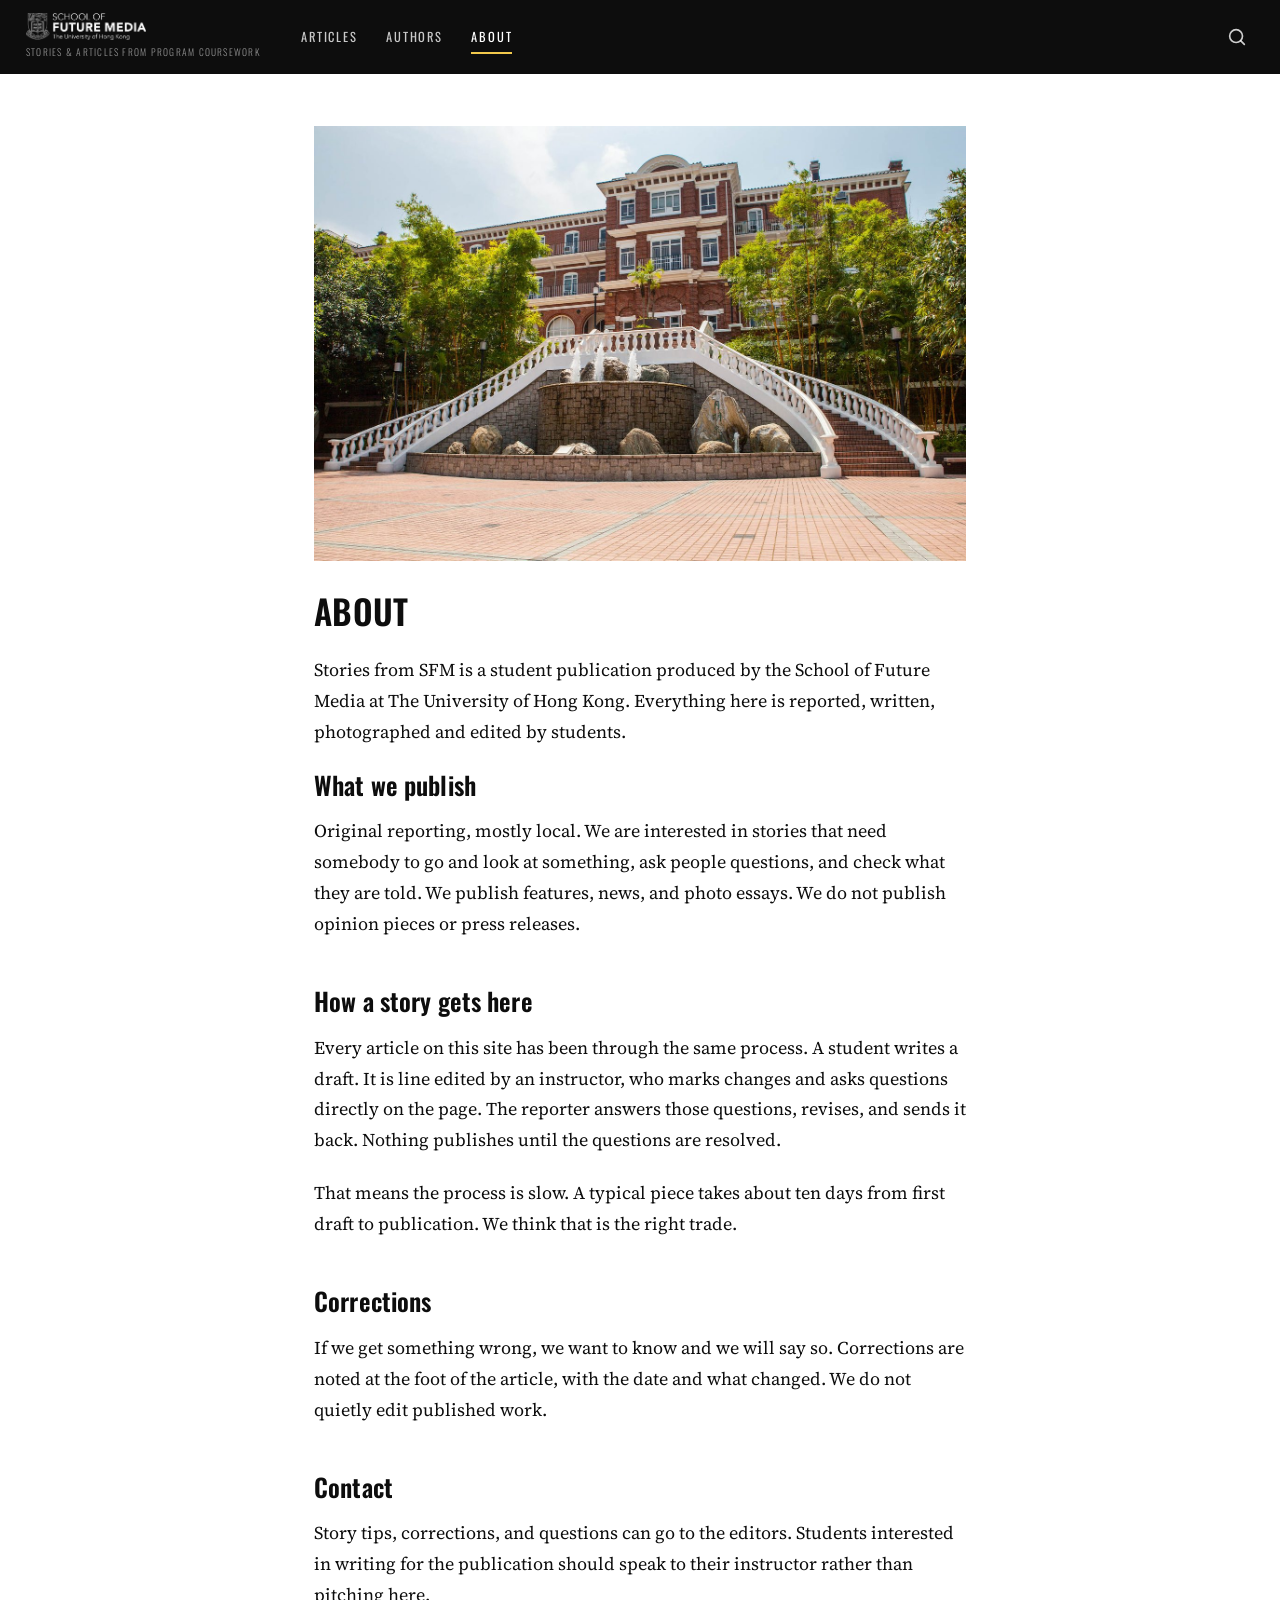
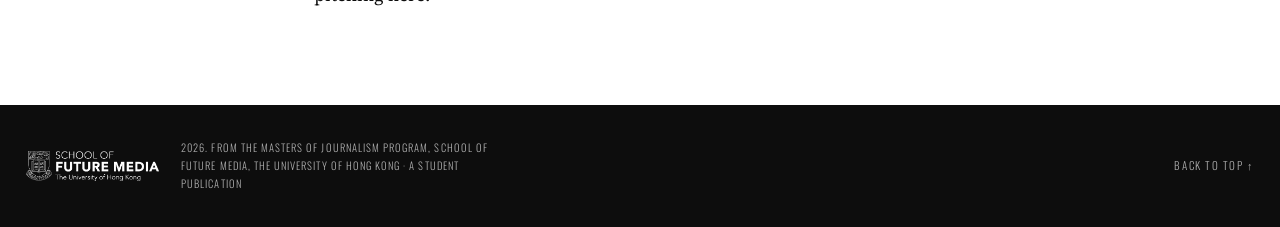
<file: sfm-site/about.html>
<!DOCTYPE html>
<html lang="en">
<head>
<meta charset="utf-8">
<meta name="viewport" content="width=device-width, initial-scale=1">
<title>About &middot; Stories from SFM</title>
<link rel="preconnect" href="https://fonts.googleapis.com">
<link rel="preconnect" href="https://fonts.gstatic.com" crossorigin>
<link href="https://fonts.googleapis.com/css2?family=Oswald:wght@300;400;500;600;700&family=Source+Serif+4:opsz,wght@8..60,400;8..60,600&display=swap" rel="stylesheet">
<link rel="stylesheet" href="style.css">
</head>
<body>

<a class="skip" href="#main">Skip to content</a>

<header class="topbar">
  <div class="topbar__inner">
    <a class="masthead" href="index.html">
      <img class="masthead__logo" src="img/sofm-logo-white.png"
           alt="School of Future Media, The University of Hong Kong">
      <span class="masthead__tag">Stories &amp; Articles from Program Coursework</span>
    </a>
    <nav class="nav" aria-label="Main">
      <a class="nav__link" href="articles.html">Articles</a>
      <a class="nav__link" href="authors.html">Authors</a>
      <a class="nav__link is-current" href="about.html" aria-current="page">About</a>
    </nav>
    <button class="search" type="button" id="searchOpen" aria-label="Open search">
      <svg viewBox="0 0 24 24" fill="none" stroke="currentColor" stroke-width="1.8" aria-hidden="true">
        <circle cx="11" cy="11" r="7"/>
        <path d="M20 20 L16.2 16.2" stroke-linecap="round"/>
      </svg>
    </button>
  </div>
</header>

<div class="modal" id="searchModal" role="dialog" aria-modal="true" aria-label="Search" hidden>
  <button class="modal__close" type="button" id="searchClose" aria-label="Close search">
    <svg viewBox="0 0 24 24" fill="none" stroke="currentColor" stroke-width="1.6" aria-hidden="true">
      <path d="M6 6 L18 18 M18 6 L6 18" stroke-linecap="round"/>
    </svg>
  </button>
  <div class="modal__inner">
    <label class="modal__label" for="searchField">Search this publication</label>
    <input class="modal__field" id="searchField" type="search" placeholder="Type and press enter" autocomplete="off">
  </div>
</div>

<main id="main">


  <div class="prose prose--page">

    <img class="about-photo" src="img/about-eliot-hall.jpg"
         alt="Eliot Hall and the fountain courtyard at The University of Hong Kong">

    <h1 class="prose__h1">About</h1>

    <p class="lede">Stories from SFM is a student publication produced by the School of Future Media at The University of Hong Kong. Everything here is reported, written, photographed and edited by students.</p>

    <h2>What we publish</h2>

    <p>Original reporting, mostly local. We are interested in stories that need somebody to go and look at something, ask people questions, and check what they are told. We publish features, news, and photo essays. We do not publish opinion pieces or press releases.</p>

    <h2>How a story gets here</h2>

    <p>Every article on this site has been through the same process. A student writes a draft. It is line edited by an instructor, who marks changes and asks questions directly on the page. The reporter answers those questions, revises, and sends it back. Nothing publishes until the questions are resolved.</p>

    <p>That means the process is slow. A typical piece takes about ten days from first draft to publication. We think that is the right trade.</p>

    <h2>Corrections</h2>

    <p>If we get something wrong, we want to know and we will say so. Corrections are noted at the foot of the article, with the date and what changed. We do not quietly edit published work.</p>

    <h2>Contact</h2>

    <p>Story tips, corrections, and questions can go to the editors. Students interested in writing for the publication should speak to their instructor rather than pitching here.</p>

  </div>
</main>

<footer class="footer">
  <div class="footer__inner">
    <img class="footer__logo" src="img/sofm-logo-white.png"
         alt="School of Future Media, The University of Hong Kong">
    <span class="footer__note">2026. From the Masters of Journalism Program, School of Future Media, The University of Hong Kong &middot; A student publication</span>
    <a class="footer__top" href="#main">Back to top &uarr;</a>
  </div>
</footer>

<script>
(function () {
  var modal = document.getElementById('searchModal');
  var field = document.getElementById('searchField');
  function open()  { modal.hidden = false; document.body.classList.add('is-locked'); field.focus(); }
  function close() { modal.hidden = true;  document.body.classList.remove('is-locked'); }
  document.getElementById('searchOpen').addEventListener('click', open);
  document.getElementById('searchClose').addEventListener('click', close);
  modal.addEventListener('click', function (e) { if (e.target === modal) close(); });
  document.addEventListener('keydown', function (e) { if (e.key === 'Escape' && !modal.hidden) close(); });
})();
</script>
</body>
</html>
</file>
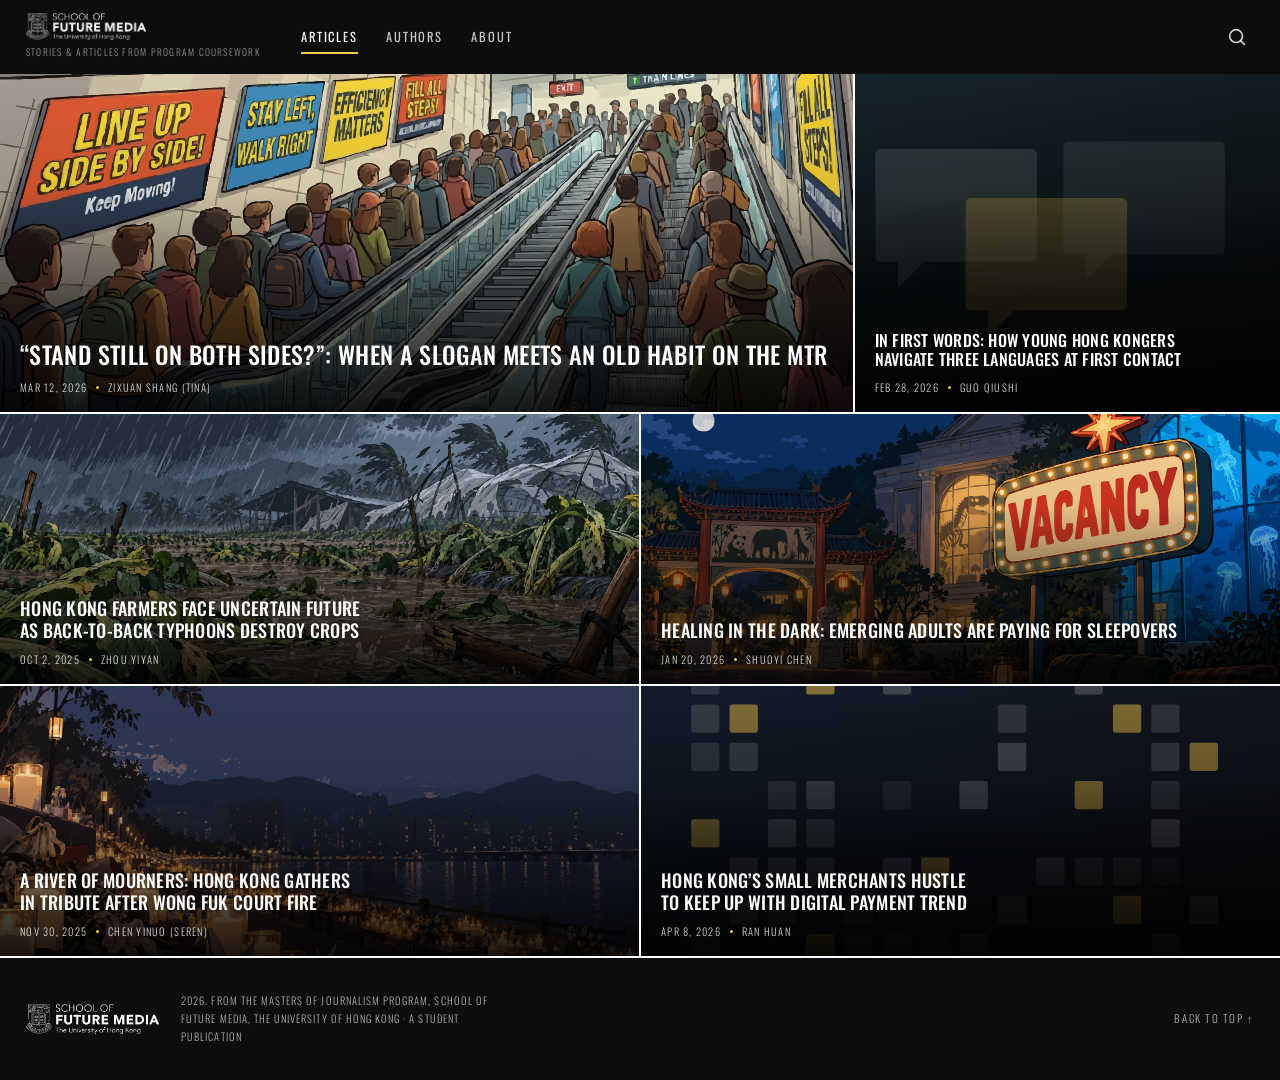
<file: sfm-site/articles.html>
<!DOCTYPE html>
<html lang="en">
<head>
<meta charset="utf-8">
<meta name="viewport" content="width=device-width, initial-scale=1">
<title>Articles &middot; Stories from SFM</title>
<link rel="preconnect" href="https://fonts.googleapis.com">
<link rel="preconnect" href="https://fonts.gstatic.com" crossorigin>
<link href="https://fonts.googleapis.com/css2?family=Oswald:wght@300;400;500;600;700&family=Source+Serif+4:opsz,wght@8..60,400;8..60,600&display=swap" rel="stylesheet">
<link rel="stylesheet" href="style.css">
</head>
<body>

<a class="skip" href="#main">Skip to articles</a>

<header class="topbar">
  <div class="topbar__inner">
    <a class="masthead" href="index.html">
      <img class="masthead__logo" src="img/sofm-logo-white.png"
           alt="School of Future Media, The University of Hong Kong">
      <span class="masthead__tag">Stories &amp; Articles from Program Coursework</span>
    </a>
    <nav class="nav" aria-label="Main">
      <a class="nav__link is-current" href="articles.html" aria-current="page">Articles</a>
      <a class="nav__link" href="authors.html">Authors</a>
      <a class="nav__link" href="about.html">About</a>
    </nav>
    <button class="search" type="button" id="searchOpen" aria-label="Open search">
      <svg viewBox="0 0 24 24" fill="none" stroke="currentColor" stroke-width="1.8" aria-hidden="true">
        <circle cx="11" cy="11" r="7"/><path d="M20 20 L16.2 16.2" stroke-linecap="round"/>
      </svg>
    </button>
  </div>
</header>

<div class="modal" id="searchModal" role="dialog" aria-modal="true" aria-label="Search" hidden>
  <button class="modal__close" type="button" id="searchClose" aria-label="Close search">
    <svg viewBox="0 0 24 24" fill="none" stroke="currentColor" stroke-width="1.6" aria-hidden="true">
      <path d="M6 6 L18 18 M18 6 L6 18" stroke-linecap="round"/>
    </svg>
  </button>
  <div class="modal__inner">
    <label class="modal__label" for="searchField">Search this publication</label>
    <input class="modal__field" id="searchField" type="search" placeholder="Type and press enter" autocomplete="off">
  </div>
</div>

<main id="main">
  <h1 class="visually-hidden">Articles</h1>

  <div class="grid">

    <a class="card" href="stories/mtr.html">
      <img class="card__img" src="img/mtr.svg" alt="">
      <div class="card__text">
        <h2 class="card__title">&ldquo;Stand Still on Both Sides?&rdquo;: When a slogan meets an old habit on the MTR</h2>
        <p class="card__meta"><time datetime="2026-03-12">Mar 12, 2026</time><span class="dot"></span>Zixuan Shang (Tina)</p>
      </div>
    </a>

    <a class="card" href="stories/language.html">
      <img class="card__img" src="img/language.svg" alt="">
      <div class="card__text">
        <h2 class="card__title">In first words: how young Hong Kongers navigate three languages at first contact</h2>
        <p class="card__meta"><time datetime="2026-02-28">Feb 28, 2026</time><span class="dot"></span>Guo Qiushi</p>
      </div>
    </a>

    <a class="card" href="stories/typhoon.html">
      <img class="card__img" src="img/typhoon.svg" alt="">
      <div class="card__text">
        <h2 class="card__title">Hong Kong farmers face uncertain future as back-to-back typhoons destroy crops</h2>
        <p class="card__meta"><time datetime="2025-10-02">Oct 2, 2025</time><span class="dot"></span>Zhou Yiyan</p>
      </div>
    </a>

    <a class="card" href="stories/sleepover.html">
      <img class="card__img" src="img/sleepover.svg" alt="">
      <div class="card__text">
        <h2 class="card__title">Healing in the dark: emerging adults are paying for sleepovers</h2>
        <p class="card__meta"><time datetime="2026-01-20">Jan 20, 2026</time><span class="dot"></span>Shuoyi Chen</p>
      </div>
    </a>

    <a class="card" href="stories/fire.html">
      <img class="card__img" src="img/fire.svg" alt="">
      <div class="card__text">
        <h2 class="card__title">A river of mourners: Hong Kong gathers in tribute after Wong Fuk Court fire</h2>
        <p class="card__meta"><time datetime="2025-11-30">Nov 30, 2025</time><span class="dot"></span>Chen Yinuo (Seren)</p>
      </div>
    </a>

    <a class="card" href="stories/payments.html">
      <img class="card__img" src="img/payments.svg" alt="">
      <div class="card__text">
        <h2 class="card__title">Hong Kong&rsquo;s small merchants hustle to keep up with digital payment trend</h2>
        <p class="card__meta"><time datetime="2026-04-08">Apr 8, 2026</time><span class="dot"></span>Ran Huan</p>
      </div>
    </a>

  </div>
</main>

<footer class="footer">
  <div class="footer__inner">
    <img class="footer__logo" src="img/sofm-logo-white.png"
         alt="School of Future Media, The University of Hong Kong">
    <span class="footer__note">2026. From the Masters of Journalism Program, School of Future Media, The University of Hong Kong &middot; A student publication</span>
    <a class="footer__top" href="#main">Back to top &uarr;</a>
  </div>
</footer>

<script>
(function () {
  var modal = document.getElementById('searchModal');
  var field = document.getElementById('searchField');
  function open()  { modal.hidden = false; document.body.classList.add('is-locked'); field.focus(); }
  function close() { modal.hidden = true;  document.body.classList.remove('is-locked'); }
  document.getElementById('searchOpen').addEventListener('click', open);
  document.getElementById('searchClose').addEventListener('click', close);
  modal.addEventListener('click', function (e) { if (e.target === modal) close(); });
  document.addEventListener('keydown', function (e) { if (e.key === 'Escape' && !modal.hidden) close(); });
})();
</script>
</body>
</html>
</file>
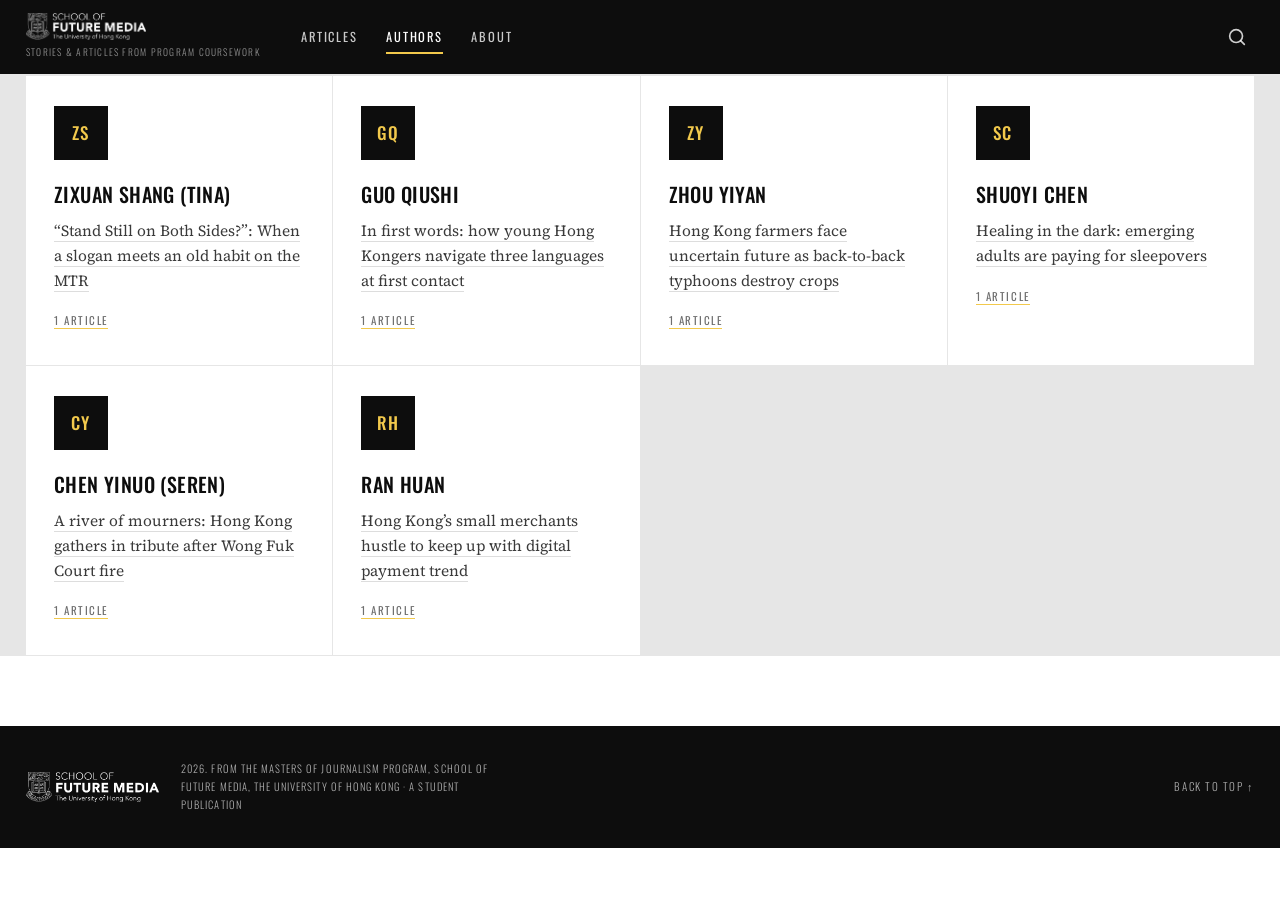
<file: sfm-site/authors.html>
<!DOCTYPE html>
<html lang="en">
<head>
<meta charset="utf-8">
<meta name="viewport" content="width=device-width, initial-scale=1">
<title>Authors &middot; Stories from SFM</title>
<link rel="preconnect" href="https://fonts.googleapis.com">
<link rel="preconnect" href="https://fonts.gstatic.com" crossorigin>
<link href="https://fonts.googleapis.com/css2?family=Oswald:wght@300;400;500;600;700&family=Source+Serif+4:opsz,wght@8..60,400;8..60,600&display=swap" rel="stylesheet">
<link rel="stylesheet" href="style.css">
</head>
<body>

<a class="skip" href="#main">Skip to content</a>

<header class="topbar">
  <div class="topbar__inner">
    <a class="masthead" href="index.html">
      <img class="masthead__logo" src="img/sofm-logo-white.png"
           alt="School of Future Media, The University of Hong Kong">
      <span class="masthead__tag">Stories &amp; Articles from Program Coursework</span>
    </a>
    <nav class="nav" aria-label="Main">
      <a class="nav__link" href="articles.html">Articles</a>
      <a class="nav__link is-current" href="authors.html" aria-current="page">Authors</a>
      <a class="nav__link" href="about.html">About</a>
    </nav>
    <button class="search" type="button" id="searchOpen" aria-label="Open search">
      <svg viewBox="0 0 24 24" fill="none" stroke="currentColor" stroke-width="1.8" aria-hidden="true">
        <circle cx="11" cy="11" r="7"/><path d="M20 20 L16.2 16.2" stroke-linecap="round"/>
      </svg>
    </button>
  </div>
</header>

<div class="modal" id="searchModal" role="dialog" aria-modal="true" aria-label="Search" hidden>
  <button class="modal__close" type="button" id="searchClose" aria-label="Close search">
    <svg viewBox="0 0 24 24" fill="none" stroke="currentColor" stroke-width="1.6" aria-hidden="true">
      <path d="M6 6 L18 18 M18 6 L6 18" stroke-linecap="round"/>
    </svg>
  </button>
  <div class="modal__inner">
    <label class="modal__label" for="searchField">Search this publication</label>
    <input class="modal__field" id="searchField" type="search" placeholder="Type and press enter" autocomplete="off">
  </div>
</div>

<main id="main">
  <h1 class="visually-hidden">Authors</h1>

  <div class="people">

    <article class="person">
      <div class="person__avatar" aria-hidden="true">ZS</div>
      <h2 class="person__name">Zixuan Shang (Tina)</h2>
      <p class="person__bio"><a href="stories/mtr.html">&ldquo;Stand Still on Both Sides?&rdquo;: When a slogan meets an old habit on the MTR</a></p>
      <a class="person__link" href="stories/mtr.html">1 article</a>
    </article>

    <article class="person">
      <div class="person__avatar" aria-hidden="true">GQ</div>
      <h2 class="person__name">Guo Qiushi</h2>
      <p class="person__bio"><a href="stories/language.html">In first words: how young Hong Kongers navigate three languages at first contact</a></p>
      <a class="person__link" href="stories/language.html">1 article</a>
    </article>

    <article class="person">
      <div class="person__avatar" aria-hidden="true">ZY</div>
      <h2 class="person__name">Zhou Yiyan</h2>
      <p class="person__bio"><a href="stories/typhoon.html">Hong Kong farmers face uncertain future as back-to-back typhoons destroy crops</a></p>
      <a class="person__link" href="stories/typhoon.html">1 article</a>
    </article>

    <article class="person">
      <div class="person__avatar" aria-hidden="true">SC</div>
      <h2 class="person__name">Shuoyi Chen</h2>
      <p class="person__bio"><a href="stories/sleepover.html">Healing in the dark: emerging adults are paying for sleepovers</a></p>
      <a class="person__link" href="stories/sleepover.html">1 article</a>
    </article>

    <article class="person">
      <div class="person__avatar" aria-hidden="true">CY</div>
      <h2 class="person__name">Chen Yinuo (Seren)</h2>
      <p class="person__bio"><a href="stories/fire.html">A river of mourners: Hong Kong gathers in tribute after Wong Fuk Court fire</a></p>
      <a class="person__link" href="stories/fire.html">1 article</a>
    </article>

    <article class="person">
      <div class="person__avatar" aria-hidden="true">RH</div>
      <h2 class="person__name">Ran Huan</h2>
      <p class="person__bio"><a href="stories/payments.html">Hong Kong&rsquo;s small merchants hustle to keep up with digital payment trend</a></p>
      <a class="person__link" href="stories/payments.html">1 article</a>
    </article>

  </div>
</main>

<footer class="footer">
  <div class="footer__inner">
    <img class="footer__logo" src="img/sofm-logo-white.png"
         alt="School of Future Media, The University of Hong Kong">
    <span class="footer__note">2026. From the Masters of Journalism Program, School of Future Media, The University of Hong Kong &middot; A student publication</span>
    <a class="footer__top" href="#main">Back to top &uarr;</a>
  </div>
</footer>

<script>
(function () {
  var modal = document.getElementById('searchModal');
  var field = document.getElementById('searchField');
  function open()  { modal.hidden = false; document.body.classList.add('is-locked'); field.focus(); }
  function close() { modal.hidden = true;  document.body.classList.remove('is-locked'); }
  document.getElementById('searchOpen').addEventListener('click', open);
  document.getElementById('searchClose').addEventListener('click', close);
  modal.addEventListener('click', function (e) { if (e.target === modal) close(); });
  document.addEventListener('keydown', function (e) { if (e.key === 'Escape' && !modal.hidden) close(); });
})();
</script>
</body>
</html>
</file>
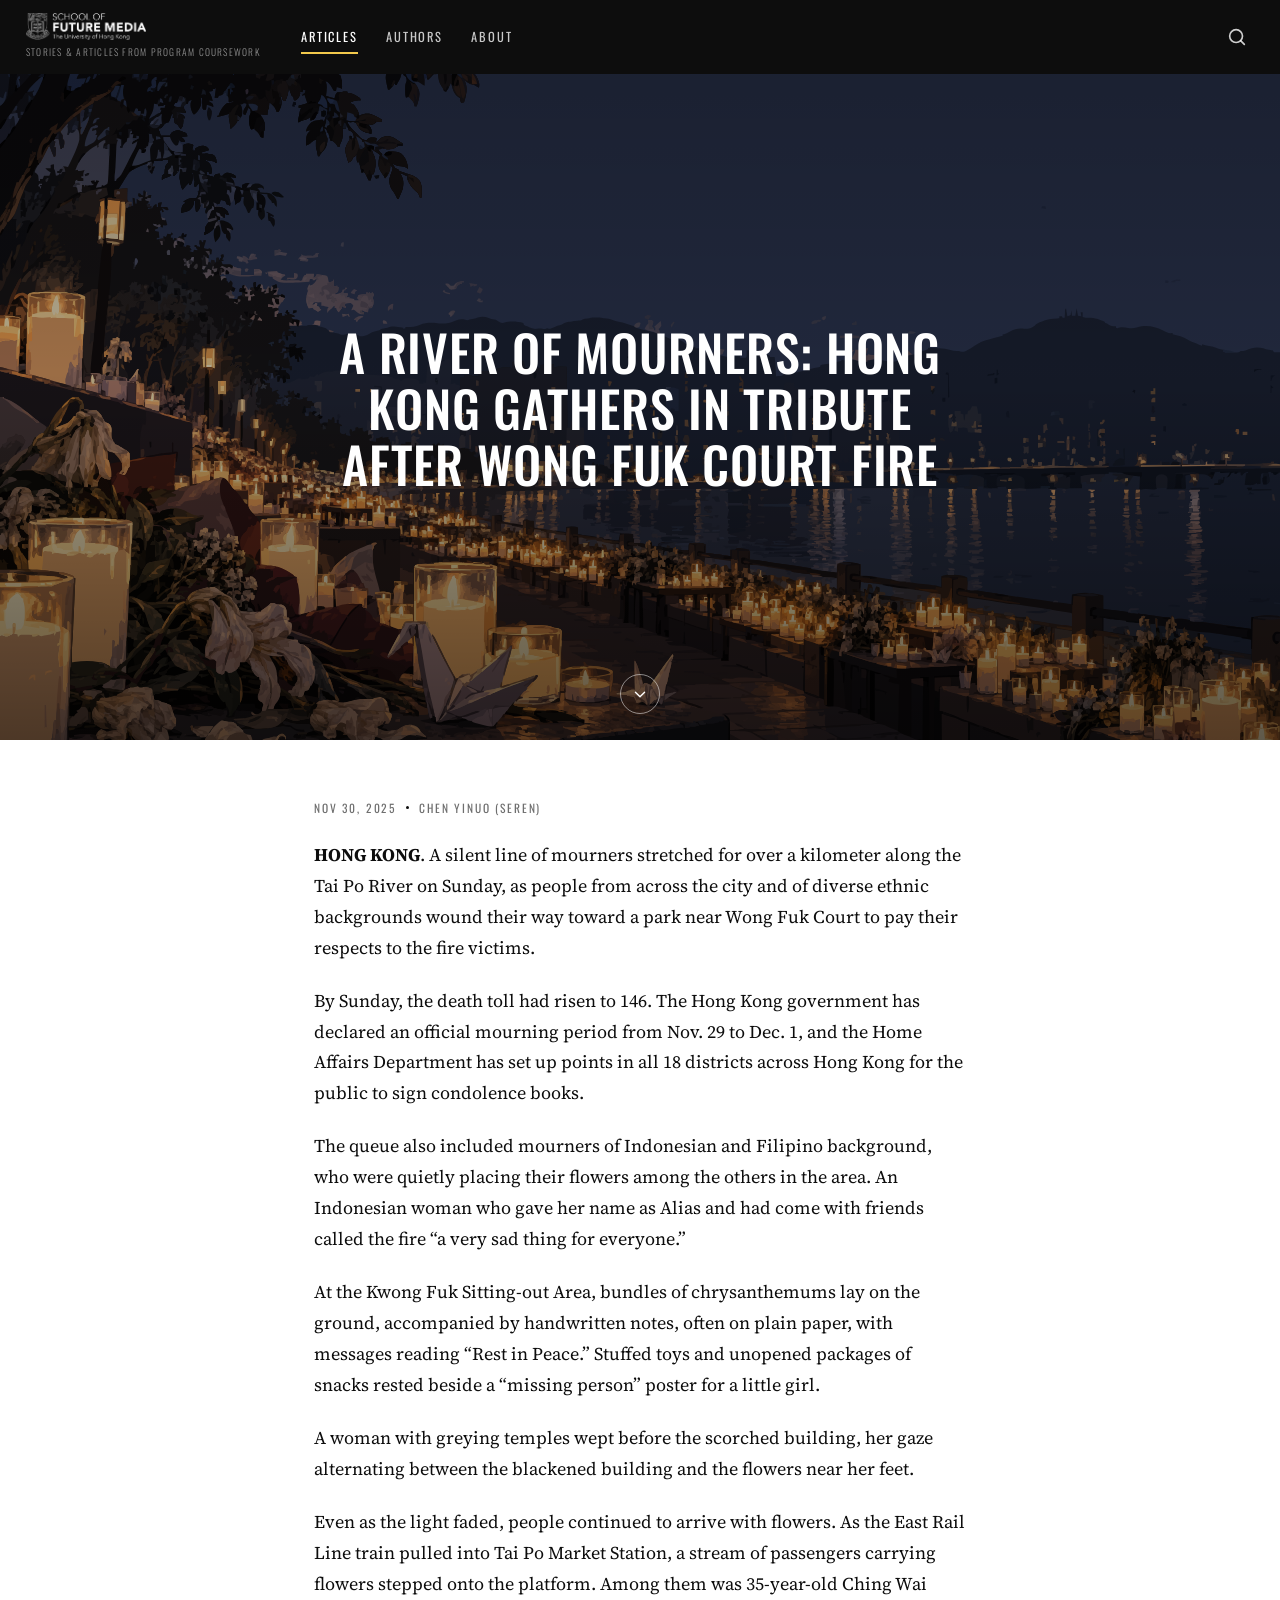
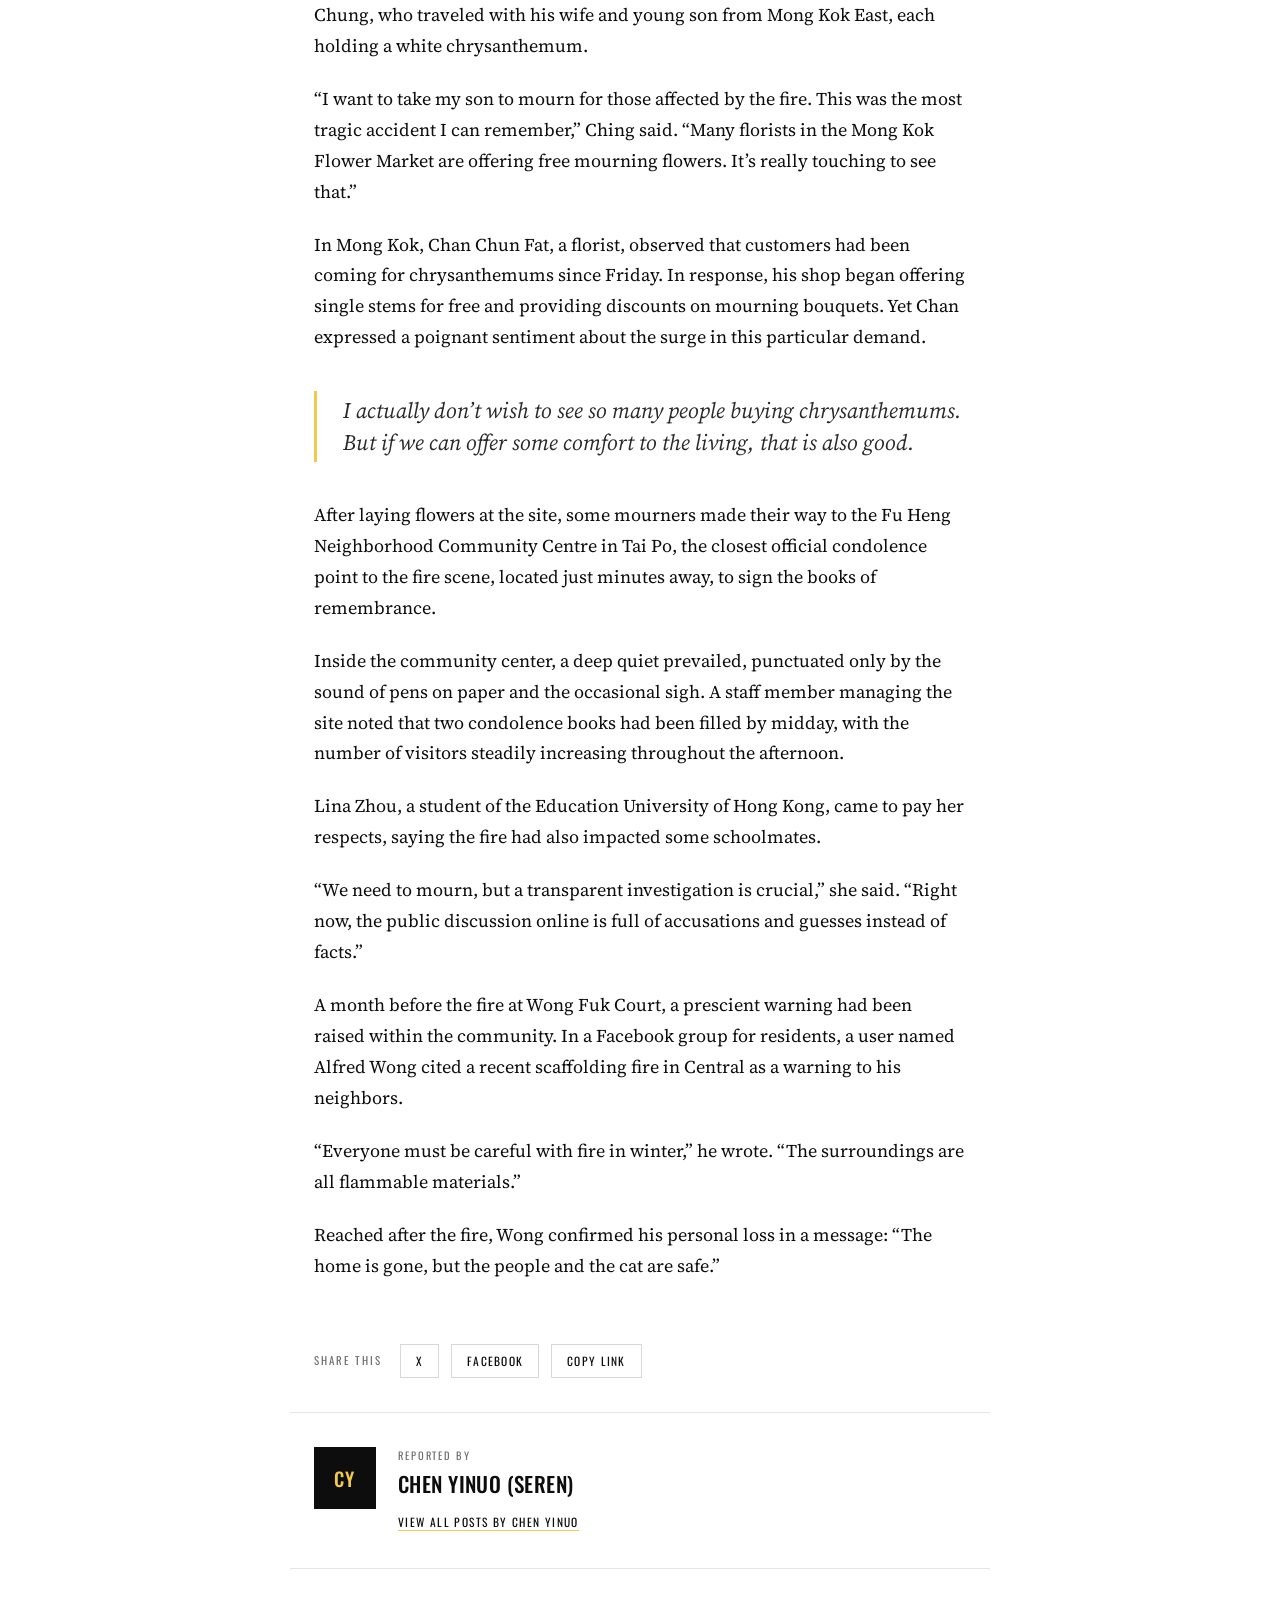
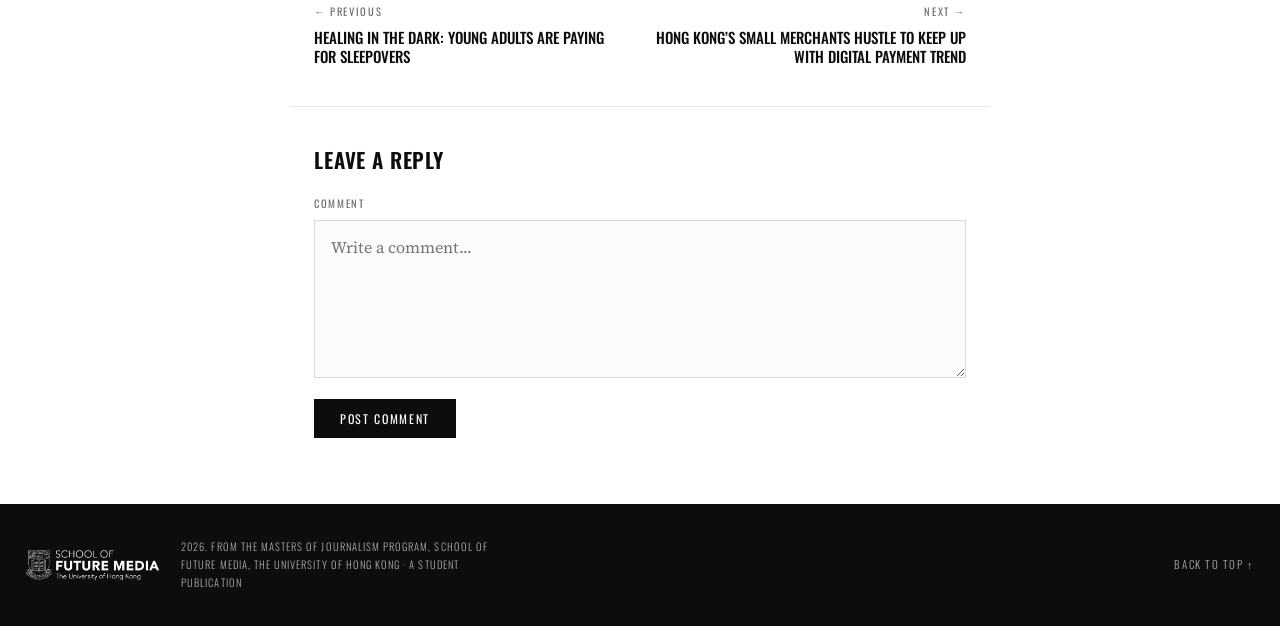
<file: sfm-site/stories/fire.html>
<!DOCTYPE html>
<html lang="en">
<head>
<meta charset="utf-8">
<meta name="viewport" content="width=device-width, initial-scale=1">
<title>A river of mourners: Hong Kong gathers in tribute after Wong Fuk Court fire &middot; Stories from SFM</title>
<link rel="preconnect" href="https://fonts.googleapis.com">
<link rel="preconnect" href="https://fonts.gstatic.com" crossorigin>
<link href="https://fonts.googleapis.com/css2?family=Oswald:wght@300;400;500;600;700&family=Source+Serif+4:opsz,wght@8..60,400;8..60,600&display=swap" rel="stylesheet">
<link rel="stylesheet" href="../style.css">
</head>
<body>

<a class="skip" href="#main">Skip to article</a>

<header class="topbar">
  <div class="topbar__inner">
    <a class="masthead" href="../index.html">
      <img class="masthead__logo" src="../img/sofm-logo-white.png"
           alt="School of Future Media, The University of Hong Kong">
      <span class="masthead__tag">Stories &amp; Articles from Program Coursework</span>
    </a>
    <nav class="nav" aria-label="Main">
      <a class="nav__link is-current" href="../articles.html" aria-current="page">Articles</a>
      <a class="nav__link" href="../authors.html">Authors</a>
      <a class="nav__link" href="../about.html">About</a>
    </nav>
    <button class="search" type="button" id="searchOpen" aria-label="Open search">
      <svg viewBox="0 0 24 24" fill="none" stroke="currentColor" stroke-width="1.8" aria-hidden="true">
        <circle cx="11" cy="11" r="7"/><path d="M20 20 L16.2 16.2" stroke-linecap="round"/>
      </svg>
    </button>
  </div>
</header>

<div class="modal" id="searchModal" role="dialog" aria-modal="true" aria-label="Search" hidden>
  <button class="modal__close" type="button" id="searchClose" aria-label="Close search">
    <svg viewBox="0 0 24 24" fill="none" stroke="currentColor" stroke-width="1.6" aria-hidden="true">
      <path d="M6 6 L18 18 M18 6 L6 18" stroke-linecap="round"/>
    </svg>
  </button>
  <div class="modal__inner">
    <label class="modal__label" for="searchField">Search this publication</label>
    <input class="modal__field" id="searchField" type="search" placeholder="Type and press enter" autocomplete="off">
  </div>
</div>

<main id="main">
<article>

  <header class="hero">
    <img class="hero__img" src="../img/fire.svg" alt="">
    <div class="hero__text">
      <h1 class="hero__title">A River of Mourners: Hong Kong gathers in tribute after Wong Fuk Court fire</h1>
    </div>
    <a class="hero__cue" href="#body" aria-label="Scroll to article">
      <svg viewBox="0 0 24 24" fill="none" stroke="currentColor" stroke-width="1.5" aria-hidden="true">
        <path d="M7 10 L12 15 L17 10" stroke-linecap="round" stroke-linejoin="round"/>
      </svg>
    </a>
  </header>

  <div class="prose" id="body">

    <p class="prose__meta">
      <time datetime="2025-11-30">Nov 30, 2025</time>
      <span class="dot dot--dark"></span>
      Chen Yinuo (Seren)
    </p>

    <p class="lede"><strong>HONG KONG</strong>. A silent line of mourners stretched for over a kilometer along the Tai Po River on Sunday, as people from across the city and of diverse ethnic backgrounds wound their way toward a park near Wong Fuk Court to pay their respects to the fire victims.</p>

    <p>By Sunday, the death toll had risen to 146. The Hong Kong government has declared an official mourning period from Nov. 29 to Dec. 1, and the Home Affairs Department has set up points in all 18 districts across Hong Kong for the public to sign condolence books.</p>

    <p>The queue also included mourners of Indonesian and Filipino background, who were quietly placing their flowers among the others in the area. An Indonesian woman who gave her name as Alias and had come with friends called the fire &ldquo;a very sad thing for everyone.&rdquo;</p>

    <p>At the Kwong Fuk Sitting-out Area, bundles of chrysanthemums lay on the ground, accompanied by handwritten notes, often on plain paper, with messages reading &ldquo;Rest in Peace.&rdquo; Stuffed toys and unopened packages of snacks rested beside a &ldquo;missing person&rdquo; poster for a little girl.</p>

    <p>A woman with greying temples wept before the scorched building, her gaze alternating between the blackened building and the flowers near her feet.</p>

    <p>Even as the light faded, people continued to arrive with flowers. As the East Rail Line train pulled into Tai Po Market Station, a stream of passengers carrying flowers stepped onto the platform. Among them was 35-year-old Ching Wai Chung, who traveled with his wife and young son from Mong Kok East, each holding a white chrysanthemum.</p>

    <p>&ldquo;I want to take my son to mourn for those affected by the fire. This was the most tragic accident I can remember,&rdquo; Ching said. &ldquo;Many florists in the Mong Kok Flower Market are offering free mourning flowers. It&rsquo;s really touching to see that.&rdquo;</p>

    <p>In Mong Kok, Chan Chun Fat, a florist, observed that customers had been coming for chrysanthemums since Friday. In response, his shop began offering single stems for free and providing discounts on mourning bouquets. Yet Chan expressed a poignant sentiment about the surge in this particular demand.</p>

    <blockquote class="pull">
      <p>I actually don&rsquo;t wish to see so many people buying chrysanthemums. But if we can offer some comfort to the living, that is also good.</p>
    </blockquote>

    <p>After laying flowers at the site, some mourners made their way to the Fu Heng Neighborhood Community Centre in Tai Po, the closest official condolence point to the fire scene, located just minutes away, to sign the books of remembrance.</p>

    <p>Inside the community center, a deep quiet prevailed, punctuated only by the sound of pens on paper and the occasional sigh. A staff member managing the site noted that two condolence books had been filled by midday, with the number of visitors steadily increasing throughout the afternoon.</p>

    <p>Lina Zhou, a student of the Education University of Hong Kong, came to pay her respects, saying the fire had also impacted some schoolmates.</p>

    <p>&ldquo;We need to mourn, but a transparent investigation is crucial,&rdquo; she said. &ldquo;Right now, the public discussion online is full of accusations and guesses instead of facts.&rdquo;</p>

    <p>A month before the fire at Wong Fuk Court, a prescient warning had been raised within the community. In a Facebook group for residents, a user named Alfred Wong cited a recent scaffolding fire in Central as a warning to his neighbors.</p>

    <p>&ldquo;Everyone must be careful with fire in winter,&rdquo; he wrote. &ldquo;The surroundings are all flammable materials.&rdquo;</p>

    <p>Reached after the fire, Wong confirmed his personal loss in a message: &ldquo;The home is gone, but the people and the cat are safe.&rdquo;</p>

  </div>

  <div class="share">
    <span class="share__label">Share this</span>
    <a class="share__btn" href="#">X</a>
    <a class="share__btn" href="#">Facebook</a>
    <a class="share__btn" href="#">Copy link</a>
  </div>

  <aside class="byline">
    <div class="byline__avatar" aria-hidden="true">CY</div>
    <div class="byline__body">
      <p class="byline__kicker">Reported by</p>
      <h2 class="byline__name">Chen Yinuo (Seren)</h2>
      <a class="byline__link" href="../authors.html">View all posts by Chen Yinuo</a>
    </div>
  </aside>

  <nav class="adjacent" aria-label="More articles">
    <a class="adjacent__item" href="sleepover.html">
      <span class="adjacent__label">&larr; Previous</span>
      <span class="adjacent__title">Healing in the dark: young adults are paying for sleepovers</span>
    </a>
    <a class="adjacent__item adjacent__item--next" href="payments.html">
      <span class="adjacent__label">Next &rarr;</span>
      <span class="adjacent__title">Hong Kong&rsquo;s small merchants hustle to keep up with digital payment trend</span>
    </a>
  </nav>

  <section class="respond">
    <h2 class="respond__title">Leave a reply</h2>
    <label class="respond__label" for="comment">Comment</label>
    <textarea class="respond__field" id="comment" rows="5" placeholder="Write a comment..."></textarea>
    <button class="respond__btn" type="button">Post comment</button>
  </section>

</article>
</main>

<footer class="footer">
  <div class="footer__inner">
    <img class="footer__logo" src="../img/sofm-logo-white.png"
         alt="School of Future Media, The University of Hong Kong">
    <span class="footer__note">2026. From the Masters of Journalism Program, School of Future Media, The University of Hong Kong &middot; A student publication</span>
    <a class="footer__top" href="#main">Back to top &uarr;</a>
  </div>
</footer>

<script>
(function () {
  var modal = document.getElementById('searchModal');
  var field = document.getElementById('searchField');
  function open()  { modal.hidden = false; document.body.classList.add('is-locked'); field.focus(); }
  function close() { modal.hidden = true;  document.body.classList.remove('is-locked'); }
  document.getElementById('searchOpen').addEventListener('click', open);
  document.getElementById('searchClose').addEventListener('click', close);
  modal.addEventListener('click', function (e) { if (e.target === modal) close(); });
  document.addEventListener('keydown', function (e) { if (e.key === 'Escape' && !modal.hidden) close(); });
})();
</script>
</body>
</html>
</file>
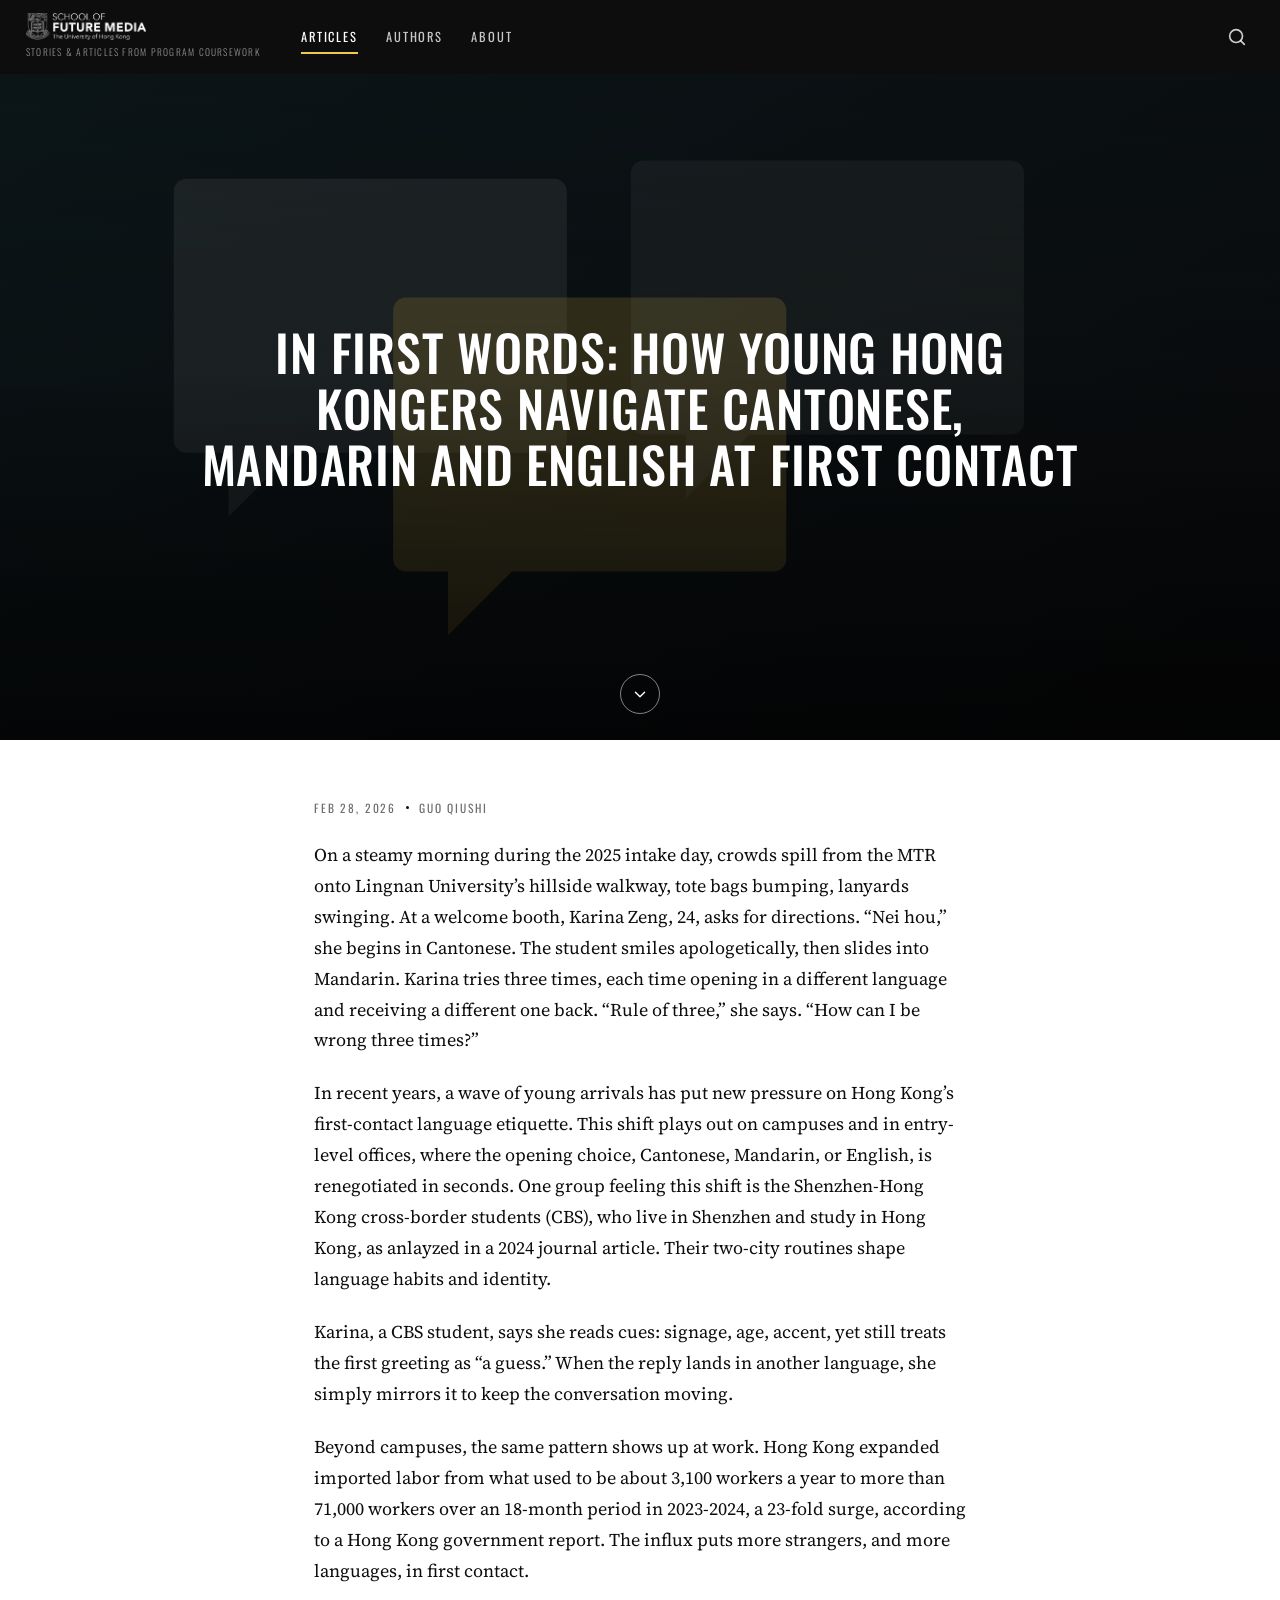
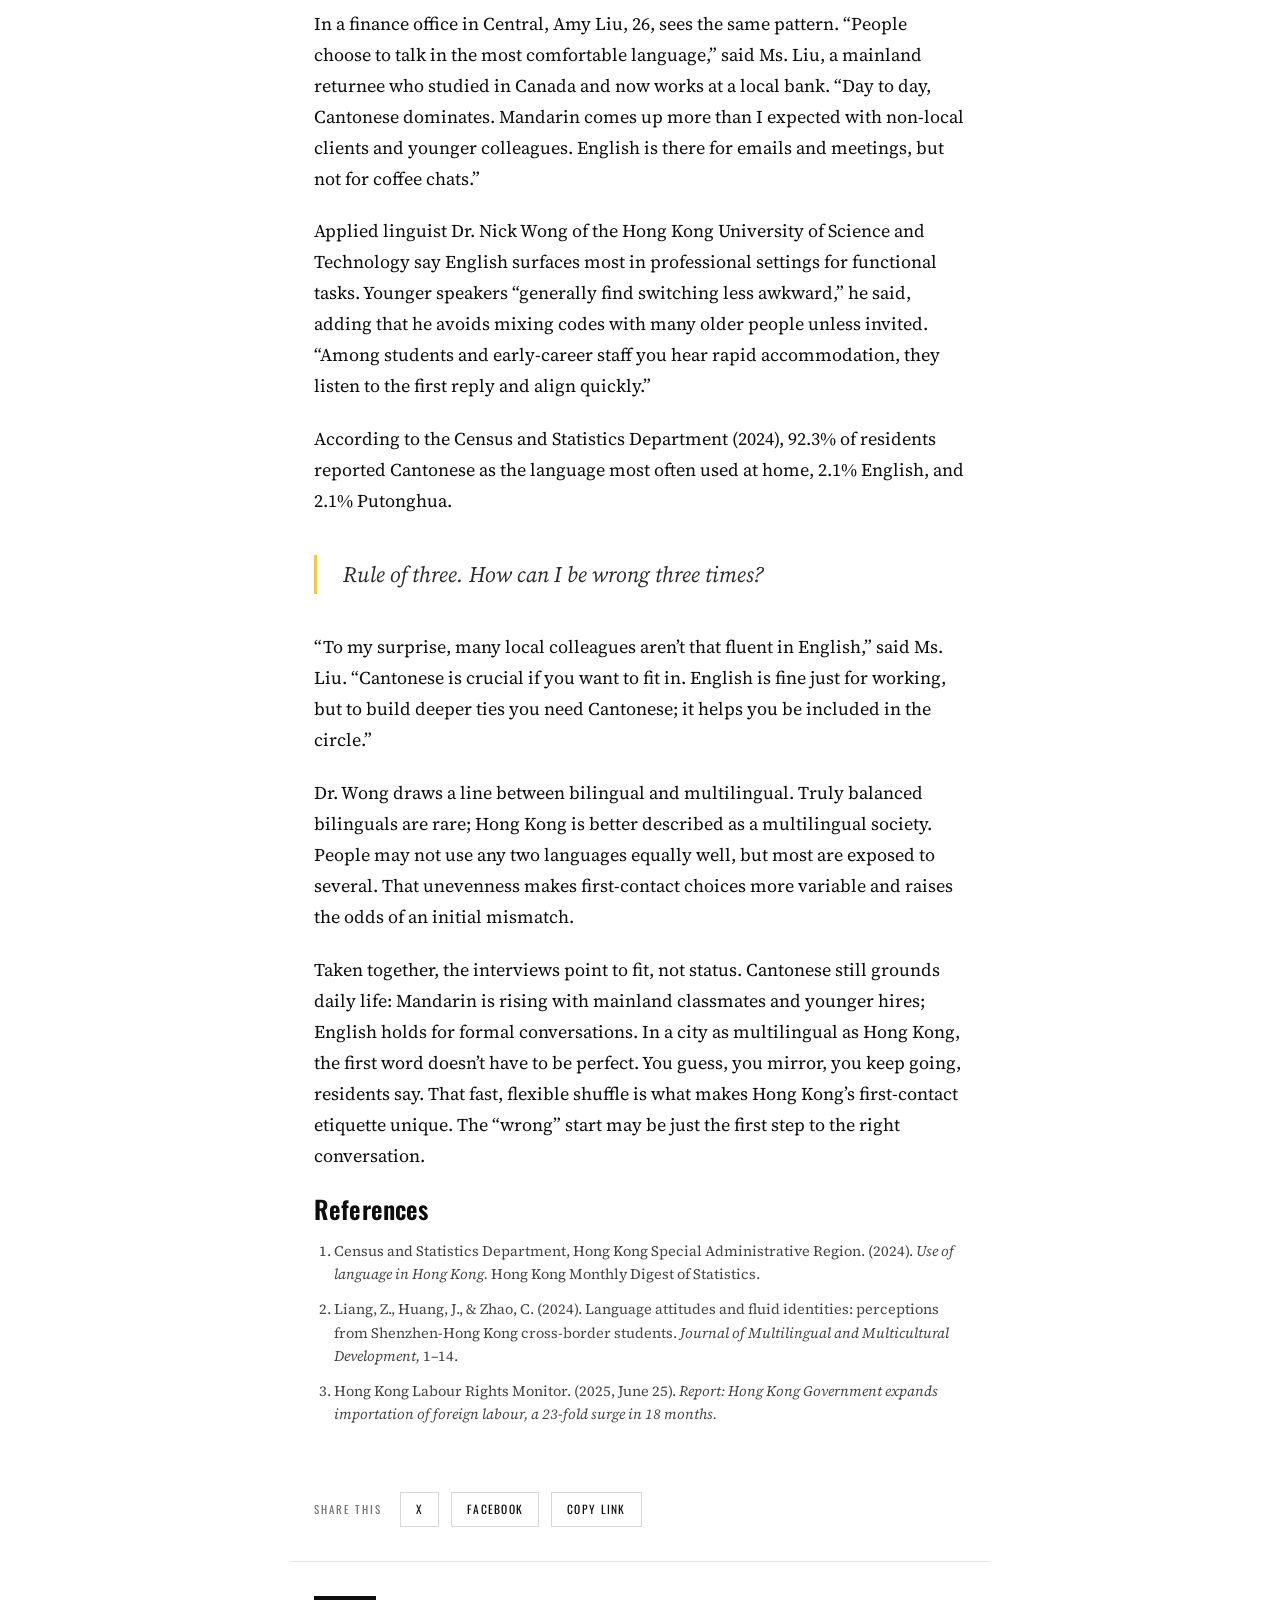
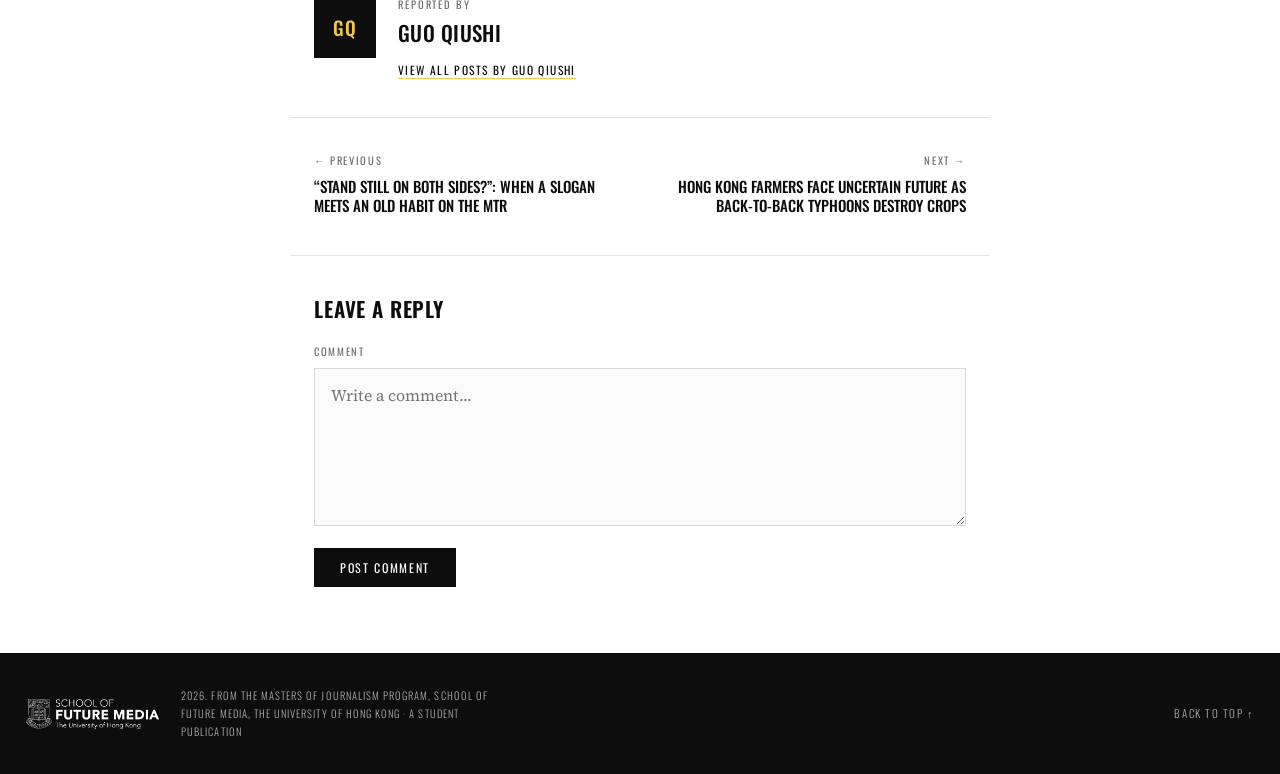
<file: sfm-site/stories/language.html>
<!DOCTYPE html>
<html lang="en">
<head>
<meta charset="utf-8">
<meta name="viewport" content="width=device-width, initial-scale=1">
<title>In first words: how young Hong Kongers navigate three languages at first contact &middot; Stories from SFM</title>
<link rel="preconnect" href="https://fonts.googleapis.com">
<link rel="preconnect" href="https://fonts.gstatic.com" crossorigin>
<link href="https://fonts.googleapis.com/css2?family=Oswald:wght@300;400;500;600;700&family=Source+Serif+4:opsz,wght@8..60,400;8..60,600&display=swap" rel="stylesheet">
<link rel="stylesheet" href="../style.css">
</head>
<body>

<a class="skip" href="#main">Skip to article</a>

<header class="topbar">
  <div class="topbar__inner">
    <a class="masthead" href="../index.html">
      <img class="masthead__logo" src="../img/sofm-logo-white.png"
           alt="School of Future Media, The University of Hong Kong">
      <span class="masthead__tag">Stories &amp; Articles from Program Coursework</span>
    </a>
    <nav class="nav" aria-label="Main">
      <a class="nav__link is-current" href="../articles.html" aria-current="page">Articles</a>
      <a class="nav__link" href="../authors.html">Authors</a>
      <a class="nav__link" href="../about.html">About</a>
    </nav>
    <button class="search" type="button" id="searchOpen" aria-label="Open search">
      <svg viewBox="0 0 24 24" fill="none" stroke="currentColor" stroke-width="1.8" aria-hidden="true">
        <circle cx="11" cy="11" r="7"/><path d="M20 20 L16.2 16.2" stroke-linecap="round"/>
      </svg>
    </button>
  </div>
</header>

<div class="modal" id="searchModal" role="dialog" aria-modal="true" aria-label="Search" hidden>
  <button class="modal__close" type="button" id="searchClose" aria-label="Close search">
    <svg viewBox="0 0 24 24" fill="none" stroke="currentColor" stroke-width="1.6" aria-hidden="true">
      <path d="M6 6 L18 18 M18 6 L6 18" stroke-linecap="round"/>
    </svg>
  </button>
  <div class="modal__inner">
    <label class="modal__label" for="searchField">Search this publication</label>
    <input class="modal__field" id="searchField" type="search" placeholder="Type and press enter" autocomplete="off">
  </div>
</div>

<main id="main">
<article>

  <header class="hero">
    <img class="hero__img" src="../img/language.svg" alt="">
    <div class="hero__text">
      <h1 class="hero__title">In First Words: How young Hong Kongers navigate Cantonese, Mandarin and English at first contact</h1>
    </div>
    <a class="hero__cue" href="#body" aria-label="Scroll to article">
      <svg viewBox="0 0 24 24" fill="none" stroke="currentColor" stroke-width="1.5" aria-hidden="true">
        <path d="M7 10 L12 15 L17 10" stroke-linecap="round" stroke-linejoin="round"/>
      </svg>
    </a>
  </header>

  <div class="prose" id="body">

    <p class="prose__meta">
      <time datetime="2026-02-28">Feb 28, 2026</time>
      <span class="dot dot--dark"></span>
      Guo Qiushi
    </p>

    <p class="lede">On a steamy morning during the 2025 intake day, crowds spill from the MTR onto Lingnan University&rsquo;s hillside walkway, tote bags bumping, lanyards swinging. At a welcome booth, Karina Zeng, 24, asks for directions. &ldquo;Nei hou,&rdquo; she begins in Cantonese. The student smiles apologetically, then slides into Mandarin. Karina tries three times, each time opening in a different language and receiving a different one back. &ldquo;Rule of three,&rdquo; she says. &ldquo;How can I be wrong three times?&rdquo;</p>

    <p>In recent years, a wave of young arrivals has put new pressure on Hong Kong&rsquo;s first-contact language etiquette. This shift plays out on campuses and in entry-level offices, where the opening choice, Cantonese, Mandarin, or English, is renegotiated in seconds. One group feeling this shift is the Shenzhen-Hong Kong cross-border students (CBS), who live in Shenzhen and study in Hong Kong, as anlayzed in a 2024 journal article. Their two-city routines shape language habits and identity.</p>

    <p>Karina, a CBS student, says she reads cues: signage, age, accent, yet still treats the first greeting as &ldquo;a guess.&rdquo; When the reply lands in another language, she simply mirrors it to keep the conversation moving.</p>

    <p>Beyond campuses, the same pattern shows up at work. Hong Kong expanded imported labor from what used to be about 3,100 workers a year to more than 71,000 workers over an 18-month period in 2023-2024, a 23-fold surge, according to a Hong Kong government report. The influx puts more strangers, and more languages, in first contact.</p>

    <p>In a finance office in Central, Amy Liu, 26, sees the same pattern. &ldquo;People choose to talk in the most comfortable language,&rdquo; said Ms. Liu, a mainland returnee who studied in Canada and now works at a local bank. &ldquo;Day to day, Cantonese dominates. Mandarin comes up more than I expected with non-local clients and younger colleagues. English is there for emails and meetings, but not for coffee chats.&rdquo;</p>

    <p>Applied linguist Dr. Nick Wong of the Hong Kong University of Science and Technology say English surfaces most in professional settings for functional tasks. Younger speakers &ldquo;generally find switching less awkward,&rdquo; he said, adding that he avoids mixing codes with many older people unless invited. &ldquo;Among students and early-career staff you hear rapid accommodation, they listen to the first reply and align quickly.&rdquo;</p>

    <p>According to the Census and Statistics Department (2024), 92.3% of residents reported Cantonese as the language most often used at home, 2.1% English, and 2.1% Putonghua.</p>

    <blockquote class="pull">
      <p>Rule of three. How can I be wrong three times?</p>
    </blockquote>

    <p>&ldquo;To my surprise, many local colleagues aren&rsquo;t that fluent in English,&rdquo; said Ms. Liu. &ldquo;Cantonese is crucial if you want to fit in. English is fine just for working, but to build deeper ties you need Cantonese; it helps you be included in the circle.&rdquo;</p>

    <p>Dr. Wong draws a line between bilingual and multilingual. Truly balanced bilinguals are rare; Hong Kong is better described as a multilingual society. People may not use any two languages equally well, but most are exposed to several. That unevenness makes first-contact choices more variable and raises the odds of an initial mismatch.</p>

    <p>Taken together, the interviews point to fit, not status. Cantonese still grounds daily life: Mandarin is rising with mainland classmates and younger hires; English holds for formal conversations. In a city as multilingual as Hong Kong, the first word doesn&rsquo;t have to be perfect. You guess, you mirror, you keep going, residents say. That fast, flexible shuffle is what makes Hong Kong&rsquo;s first-contact etiquette unique. The &ldquo;wrong&rdquo; start may be just the first step to the right conversation.</p>

    <h2>References</h2>
    <ol class="refs">
      <li>Census and Statistics Department, Hong Kong Special Administrative Region. (2024). <em>Use of language in Hong Kong.</em> Hong Kong Monthly Digest of Statistics.</li>
      <li>Liang, Z., Huang, J., &amp; Zhao, C. (2024). Language attitudes and fluid identities: perceptions from Shenzhen-Hong Kong cross-border students. <em>Journal of Multilingual and Multicultural Development,</em> 1&ndash;14.</li>
      <li>Hong Kong Labour Rights Monitor. (2025, June 25). <em>Report: Hong Kong Government expands importation of foreign labour, a 23-fold surge in 18 months.</em></li>
    </ol>

  </div>

  <div class="share">
    <span class="share__label">Share this</span>
    <a class="share__btn" href="#">X</a>
    <a class="share__btn" href="#">Facebook</a>
    <a class="share__btn" href="#">Copy link</a>
  </div>

  <aside class="byline">
    <div class="byline__avatar" aria-hidden="true">GQ</div>
    <div class="byline__body">
      <p class="byline__kicker">Reported by</p>
      <h2 class="byline__name">Guo Qiushi</h2>
      <a class="byline__link" href="../authors.html">View all posts by Guo Qiushi</a>
    </div>
  </aside>

  <nav class="adjacent" aria-label="More articles">
    <a class="adjacent__item" href="mtr.html">
      <span class="adjacent__label">&larr; Previous</span>
      <span class="adjacent__title">&ldquo;Stand Still on Both Sides?&rdquo;: When a slogan meets an old habit on the MTR</span>
    </a>
    <a class="adjacent__item adjacent__item--next" href="typhoon.html">
      <span class="adjacent__label">Next &rarr;</span>
      <span class="adjacent__title">Hong Kong farmers face uncertain future as back-to-back typhoons destroy crops</span>
    </a>
  </nav>

  <section class="respond">
    <h2 class="respond__title">Leave a reply</h2>
    <label class="respond__label" for="comment">Comment</label>
    <textarea class="respond__field" id="comment" rows="5" placeholder="Write a comment..."></textarea>
    <button class="respond__btn" type="button">Post comment</button>
  </section>

</article>
</main>

<footer class="footer">
  <div class="footer__inner">
    <img class="footer__logo" src="../img/sofm-logo-white.png"
         alt="School of Future Media, The University of Hong Kong">
    <span class="footer__note">2026. From the Masters of Journalism Program, School of Future Media, The University of Hong Kong &middot; A student publication</span>
    <a class="footer__top" href="#main">Back to top &uarr;</a>
  </div>
</footer>

<script>
(function () {
  var modal = document.getElementById('searchModal');
  var field = document.getElementById('searchField');
  function open()  { modal.hidden = false; document.body.classList.add('is-locked'); field.focus(); }
  function close() { modal.hidden = true;  document.body.classList.remove('is-locked'); }
  document.getElementById('searchOpen').addEventListener('click', open);
  document.getElementById('searchClose').addEventListener('click', close);
  modal.addEventListener('click', function (e) { if (e.target === modal) close(); });
  document.addEventListener('keydown', function (e) { if (e.key === 'Escape' && !modal.hidden) close(); });
})();
</script>
</body>
</html>
</file>
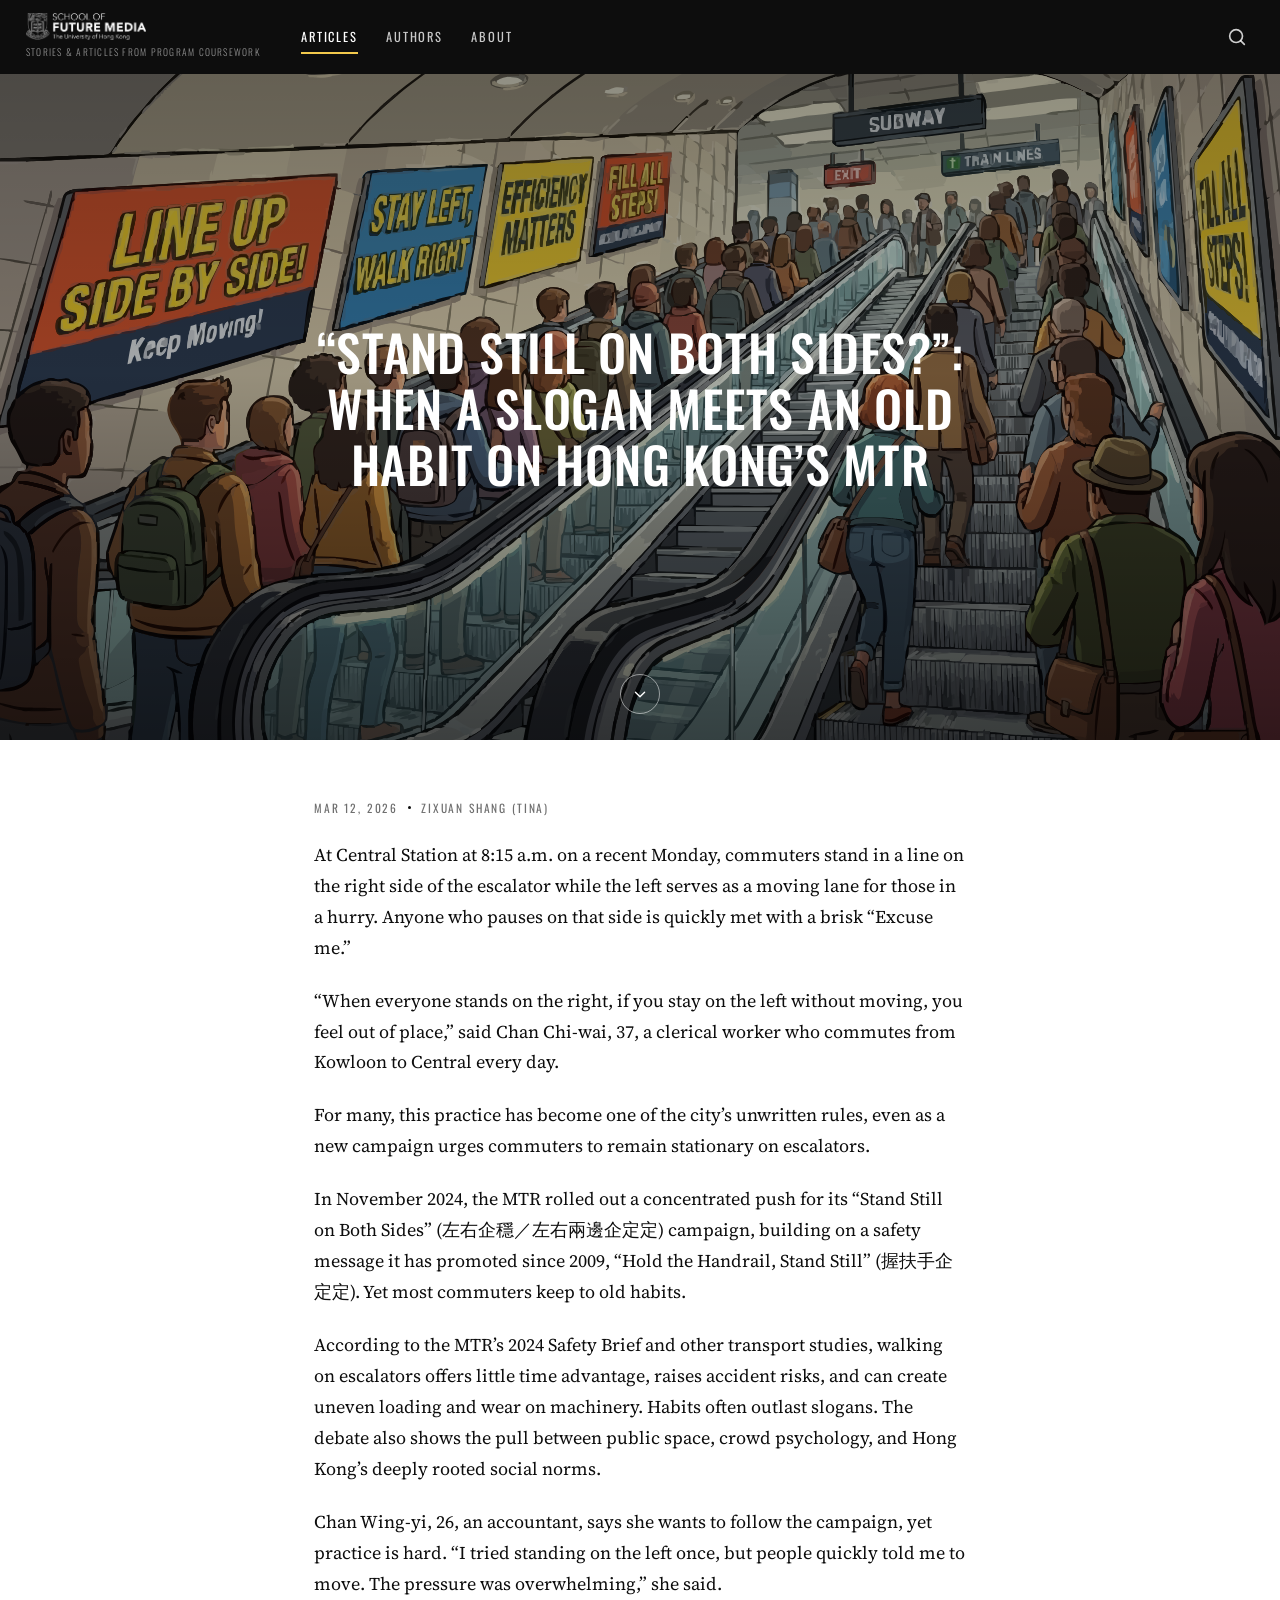
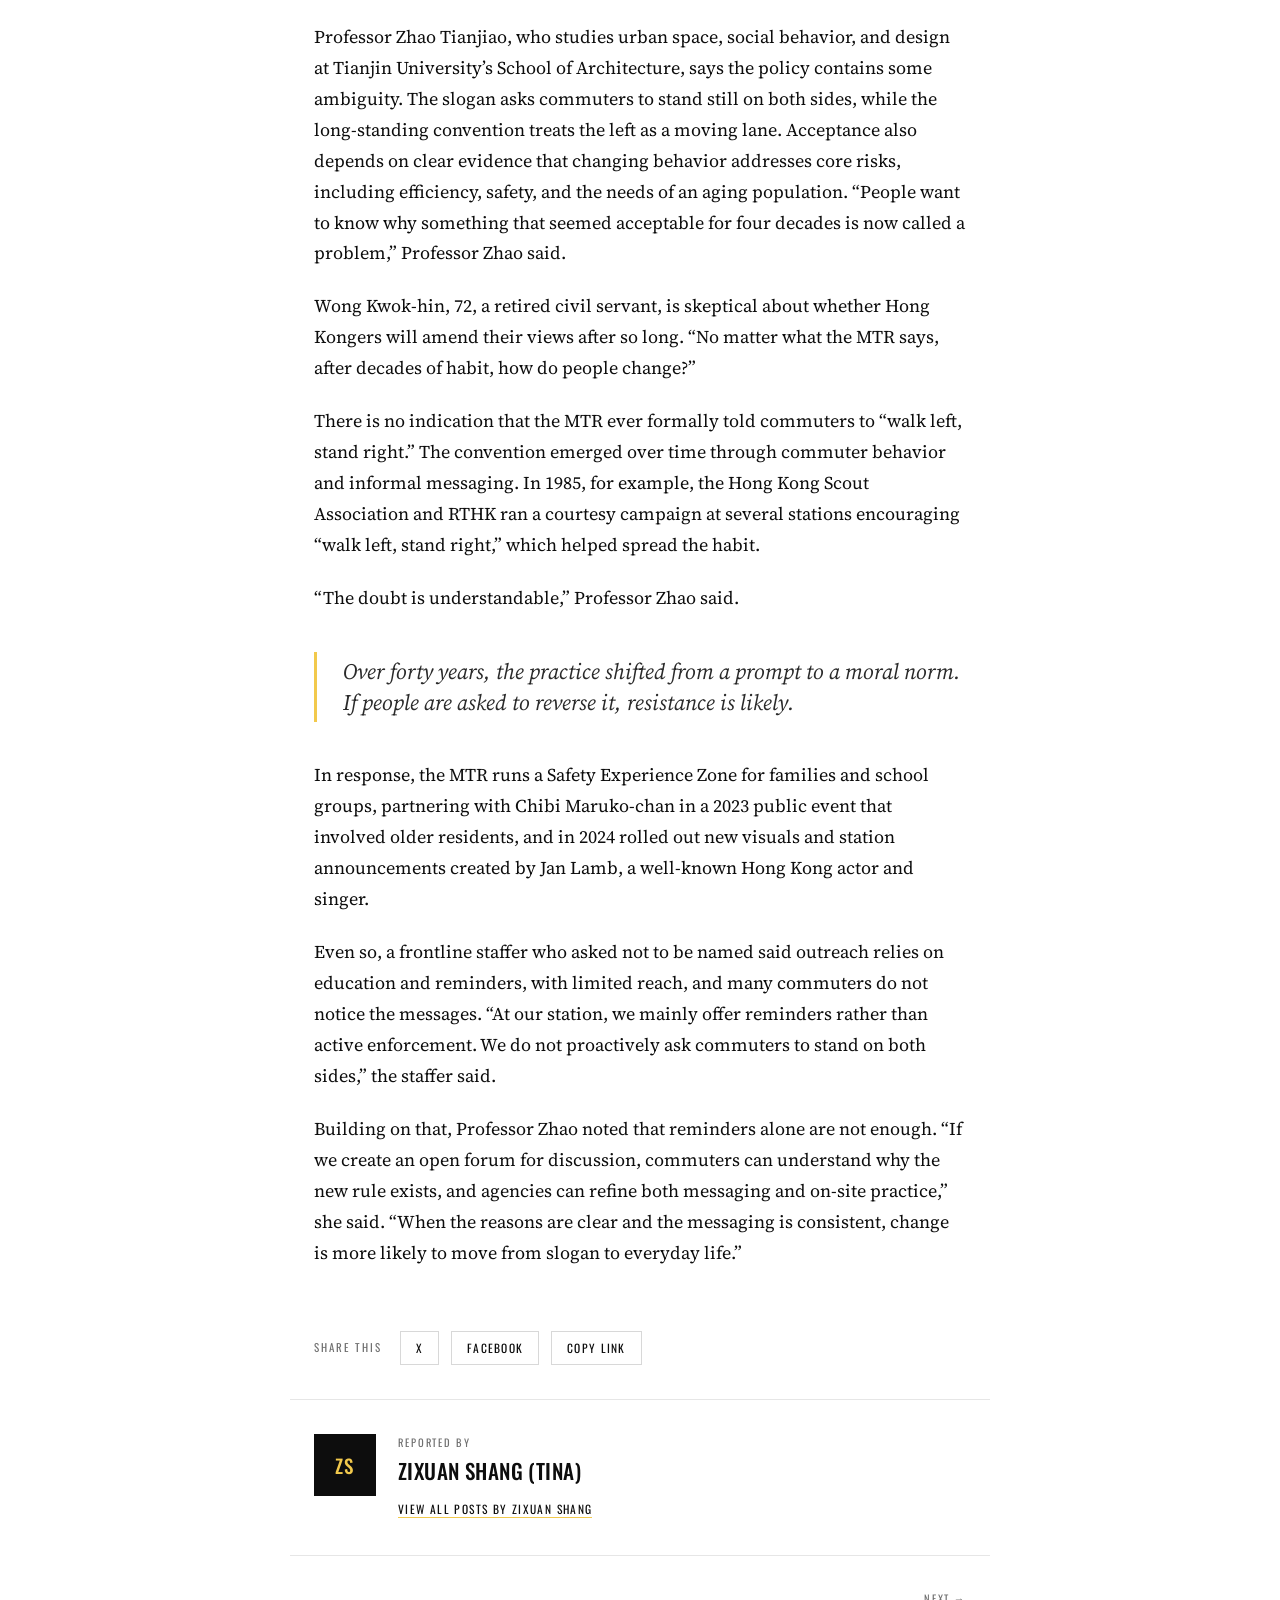
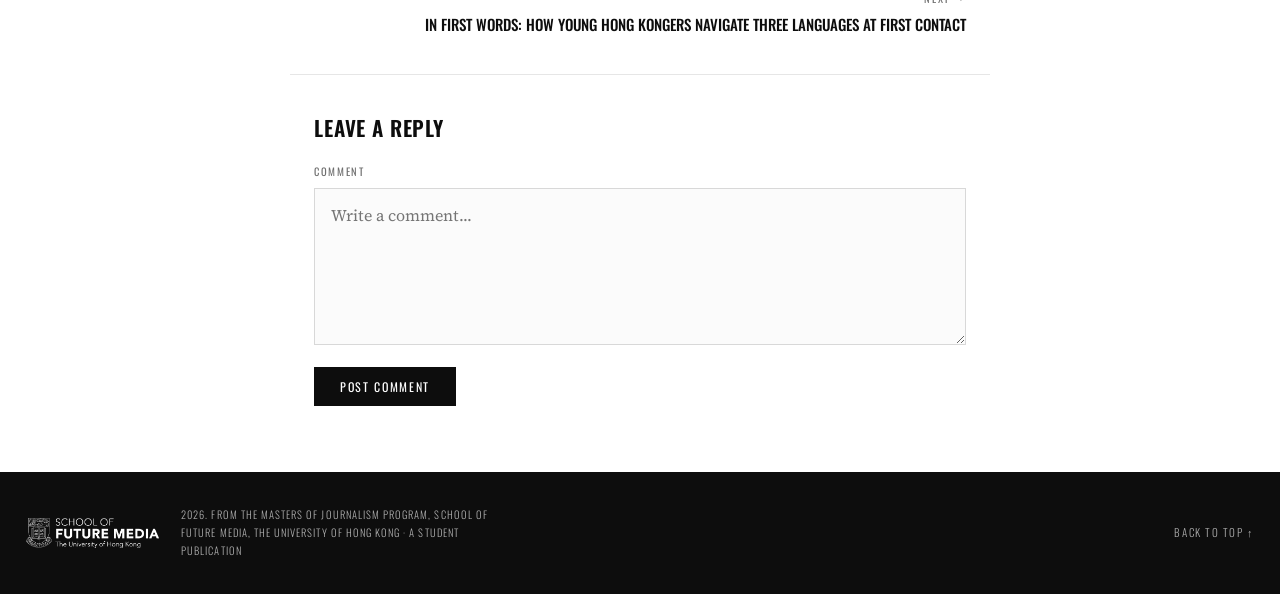
<file: sfm-site/stories/mtr.html>
<!DOCTYPE html>
<html lang="en">
<head>
<meta charset="utf-8">
<meta name="viewport" content="width=device-width, initial-scale=1">
<title>&ldquo;Stand Still on Both Sides?&rdquo;: When a slogan meets an old habit on the MTR &middot; Stories from SFM</title>
<link rel="preconnect" href="https://fonts.googleapis.com">
<link rel="preconnect" href="https://fonts.gstatic.com" crossorigin>
<link href="https://fonts.googleapis.com/css2?family=Oswald:wght@300;400;500;600;700&family=Source+Serif+4:opsz,wght@8..60,400;8..60,600&display=swap" rel="stylesheet">
<link rel="stylesheet" href="../style.css">
</head>
<body>

<a class="skip" href="#main">Skip to article</a>

<header class="topbar">
  <div class="topbar__inner">
    <a class="masthead" href="../index.html">
      <img class="masthead__logo" src="../img/sofm-logo-white.png"
           alt="School of Future Media, The University of Hong Kong">
      <span class="masthead__tag">Stories &amp; Articles from Program Coursework</span>
    </a>
    <nav class="nav" aria-label="Main">
      <a class="nav__link is-current" href="../articles.html" aria-current="page">Articles</a>
      <a class="nav__link" href="../authors.html">Authors</a>
      <a class="nav__link" href="../about.html">About</a>
    </nav>
    <button class="search" type="button" id="searchOpen" aria-label="Open search">
      <svg viewBox="0 0 24 24" fill="none" stroke="currentColor" stroke-width="1.8" aria-hidden="true">
        <circle cx="11" cy="11" r="7"/><path d="M20 20 L16.2 16.2" stroke-linecap="round"/>
      </svg>
    </button>
  </div>
</header>

<div class="modal" id="searchModal" role="dialog" aria-modal="true" aria-label="Search" hidden>
  <button class="modal__close" type="button" id="searchClose" aria-label="Close search">
    <svg viewBox="0 0 24 24" fill="none" stroke="currentColor" stroke-width="1.6" aria-hidden="true">
      <path d="M6 6 L18 18 M18 6 L6 18" stroke-linecap="round"/>
    </svg>
  </button>
  <div class="modal__inner">
    <label class="modal__label" for="searchField">Search this publication</label>
    <input class="modal__field" id="searchField" type="search" placeholder="Type and press enter" autocomplete="off">
  </div>
</div>

<main id="main">
<article>

  <header class="hero">
    <img class="hero__img" src="../img/mtr.svg" alt="">
    <div class="hero__text">
      <h1 class="hero__title">&ldquo;Stand Still on Both Sides?&rdquo;: When a slogan meets an old habit on Hong Kong&rsquo;s MTR</h1>
    </div>
    <a class="hero__cue" href="#body" aria-label="Scroll to article">
      <svg viewBox="0 0 24 24" fill="none" stroke="currentColor" stroke-width="1.5" aria-hidden="true">
        <path d="M7 10 L12 15 L17 10" stroke-linecap="round" stroke-linejoin="round"/>
      </svg>
    </a>
  </header>

  <div class="prose" id="body">

    <p class="prose__meta">
      <time datetime="2026-03-12">Mar 12, 2026</time>
      <span class="dot dot--dark"></span>
      Zixuan Shang (Tina)
    </p>

    <p class="lede">At Central Station at 8:15 a.m. on a recent Monday, commuters stand in a line on the right side of the escalator while the left serves as a moving lane for those in a hurry. Anyone who pauses on that side is quickly met with a brisk &ldquo;Excuse me.&rdquo;</p>

    <p>&ldquo;When everyone stands on the right, if you stay on the left without moving, you feel out of place,&rdquo; said Chan Chi-wai, 37, a clerical worker who commutes from Kowloon to Central every day.</p>

    <p>For many, this practice has become one of the city&rsquo;s unwritten rules, even as a new campaign urges commuters to remain stationary on escalators.</p>

    <p>In November 2024, the MTR rolled out a concentrated push for its &ldquo;Stand Still on Both Sides&rdquo; (左右企穩／左右兩邊企定定) campaign, building on a safety message it has promoted since 2009, &ldquo;Hold the Handrail, Stand Still&rdquo; (握扶手企定定). Yet most commuters keep to old habits.</p>

    <p>According to the MTR&rsquo;s 2024 Safety Brief and other transport studies, walking on escalators offers little time advantage, raises accident risks, and can create uneven loading and wear on machinery. Habits often outlast slogans. The debate also shows the pull between public space, crowd psychology, and Hong Kong&rsquo;s deeply rooted social norms.</p>

    <p>Chan Wing-yi, 26, an accountant, says she wants to follow the campaign, yet practice is hard. &ldquo;I tried standing on the left once, but people quickly told me to move. The pressure was overwhelming,&rdquo; she said.</p>

    <p>Professor Zhao Tianjiao, who studies urban space, social behavior, and design at Tianjin University&rsquo;s School of Architecture, says the policy contains some ambiguity. The slogan asks commuters to stand still on both sides, while the long-standing convention treats the left as a moving lane. Acceptance also depends on clear evidence that changing behavior addresses core risks, including efficiency, safety, and the needs of an aging population. &ldquo;People want to know why something that seemed acceptable for four decades is now called a problem,&rdquo; Professor Zhao said.</p>

    <p>Wong Kwok-hin, 72, a retired civil servant, is skeptical about whether Hong Kongers will amend their views after so long. &ldquo;No matter what the MTR says, after decades of habit, how do people change?&rdquo;</p>

    <p>There is no indication that the MTR ever formally told commuters to &ldquo;walk left, stand right.&rdquo; The convention emerged over time through commuter behavior and informal messaging. In 1985, for example, the Hong Kong Scout Association and RTHK ran a courtesy campaign at several stations encouraging &ldquo;walk left, stand right,&rdquo; which helped spread the habit.</p>

    <p>&ldquo;The doubt is understandable,&rdquo; Professor Zhao said.</p>

    <blockquote class="pull">
      <p>Over forty years, the practice shifted from a prompt to a moral norm. If people are asked to reverse it, resistance is likely.</p>
    </blockquote>

    <p>In response, the MTR runs a Safety Experience Zone for families and school groups, partnering with Chibi Maruko-chan in a 2023 public event that involved older residents, and in 2024 rolled out new visuals and station announcements created by Jan Lamb, a well-known Hong Kong actor and singer.</p>

    <p>Even so, a frontline staffer who asked not to be named said outreach relies on education and reminders, with limited reach, and many commuters do not notice the messages. &ldquo;At our station, we mainly offer reminders rather than active enforcement. We do not proactively ask commuters to stand on both sides,&rdquo; the staffer said.</p>

    <p>Building on that, Professor Zhao noted that reminders alone are not enough. &ldquo;If we create an open forum for discussion, commuters can understand why the new rule exists, and agencies can refine both messaging and on-site practice,&rdquo; she said. &ldquo;When the reasons are clear and the messaging is consistent, change is more likely to move from slogan to everyday life.&rdquo;</p>

  </div>

  <div class="share">
    <span class="share__label">Share this</span>
    <a class="share__btn" href="#">X</a>
    <a class="share__btn" href="#">Facebook</a>
    <a class="share__btn" href="#">Copy link</a>
  </div>

  <aside class="byline">
    <div class="byline__avatar" aria-hidden="true">ZS</div>
    <div class="byline__body">
      <p class="byline__kicker">Reported by</p>
      <h2 class="byline__name">Zixuan Shang (Tina)</h2>
      <a class="byline__link" href="../authors.html">View all posts by Zixuan Shang</a>
    </div>
  </aside>

  <nav class="adjacent" aria-label="More articles">
    <a class="adjacent__item adjacent__item--next" href="language.html">
      <span class="adjacent__label">Next &rarr;</span>
      <span class="adjacent__title">In first words: how young Hong Kongers navigate three languages at first contact</span>
    </a>
  </nav>

  <section class="respond">
    <h2 class="respond__title">Leave a reply</h2>
    <label class="respond__label" for="comment">Comment</label>
    <textarea class="respond__field" id="comment" rows="5" placeholder="Write a comment..."></textarea>
    <button class="respond__btn" type="button">Post comment</button>
  </section>

</article>
</main>

<footer class="footer">
  <div class="footer__inner">
    <img class="footer__logo" src="../img/sofm-logo-white.png"
         alt="School of Future Media, The University of Hong Kong">
    <span class="footer__note">2026. From the Masters of Journalism Program, School of Future Media, The University of Hong Kong &middot; A student publication</span>
    <a class="footer__top" href="#main">Back to top &uarr;</a>
  </div>
</footer>

<script>
(function () {
  var modal = document.getElementById('searchModal');
  var field = document.getElementById('searchField');
  function open()  { modal.hidden = false; document.body.classList.add('is-locked'); field.focus(); }
  function close() { modal.hidden = true;  document.body.classList.remove('is-locked'); }
  document.getElementById('searchOpen').addEventListener('click', open);
  document.getElementById('searchClose').addEventListener('click', close);
  modal.addEventListener('click', function (e) { if (e.target === modal) close(); });
  document.addEventListener('keydown', function (e) { if (e.key === 'Escape' && !modal.hidden) close(); });
})();
</script>
</body>
</html>
</file>
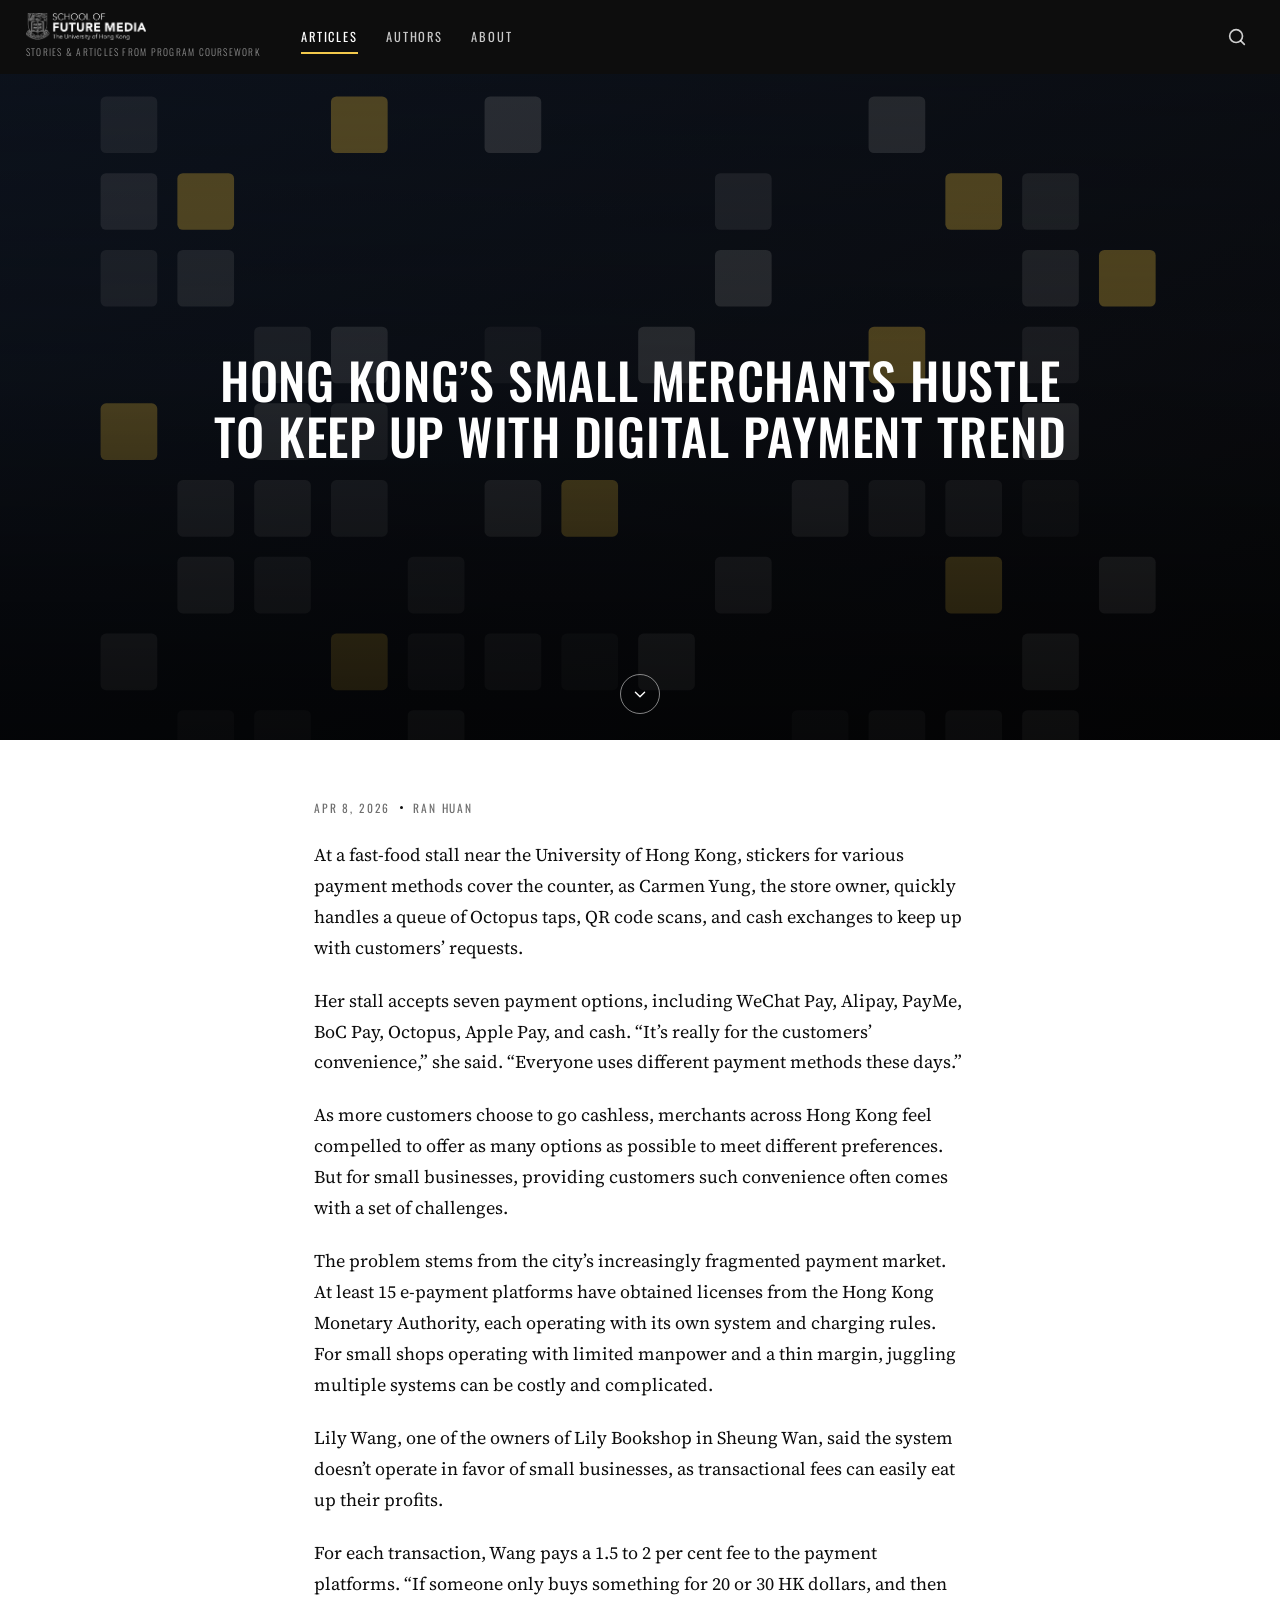
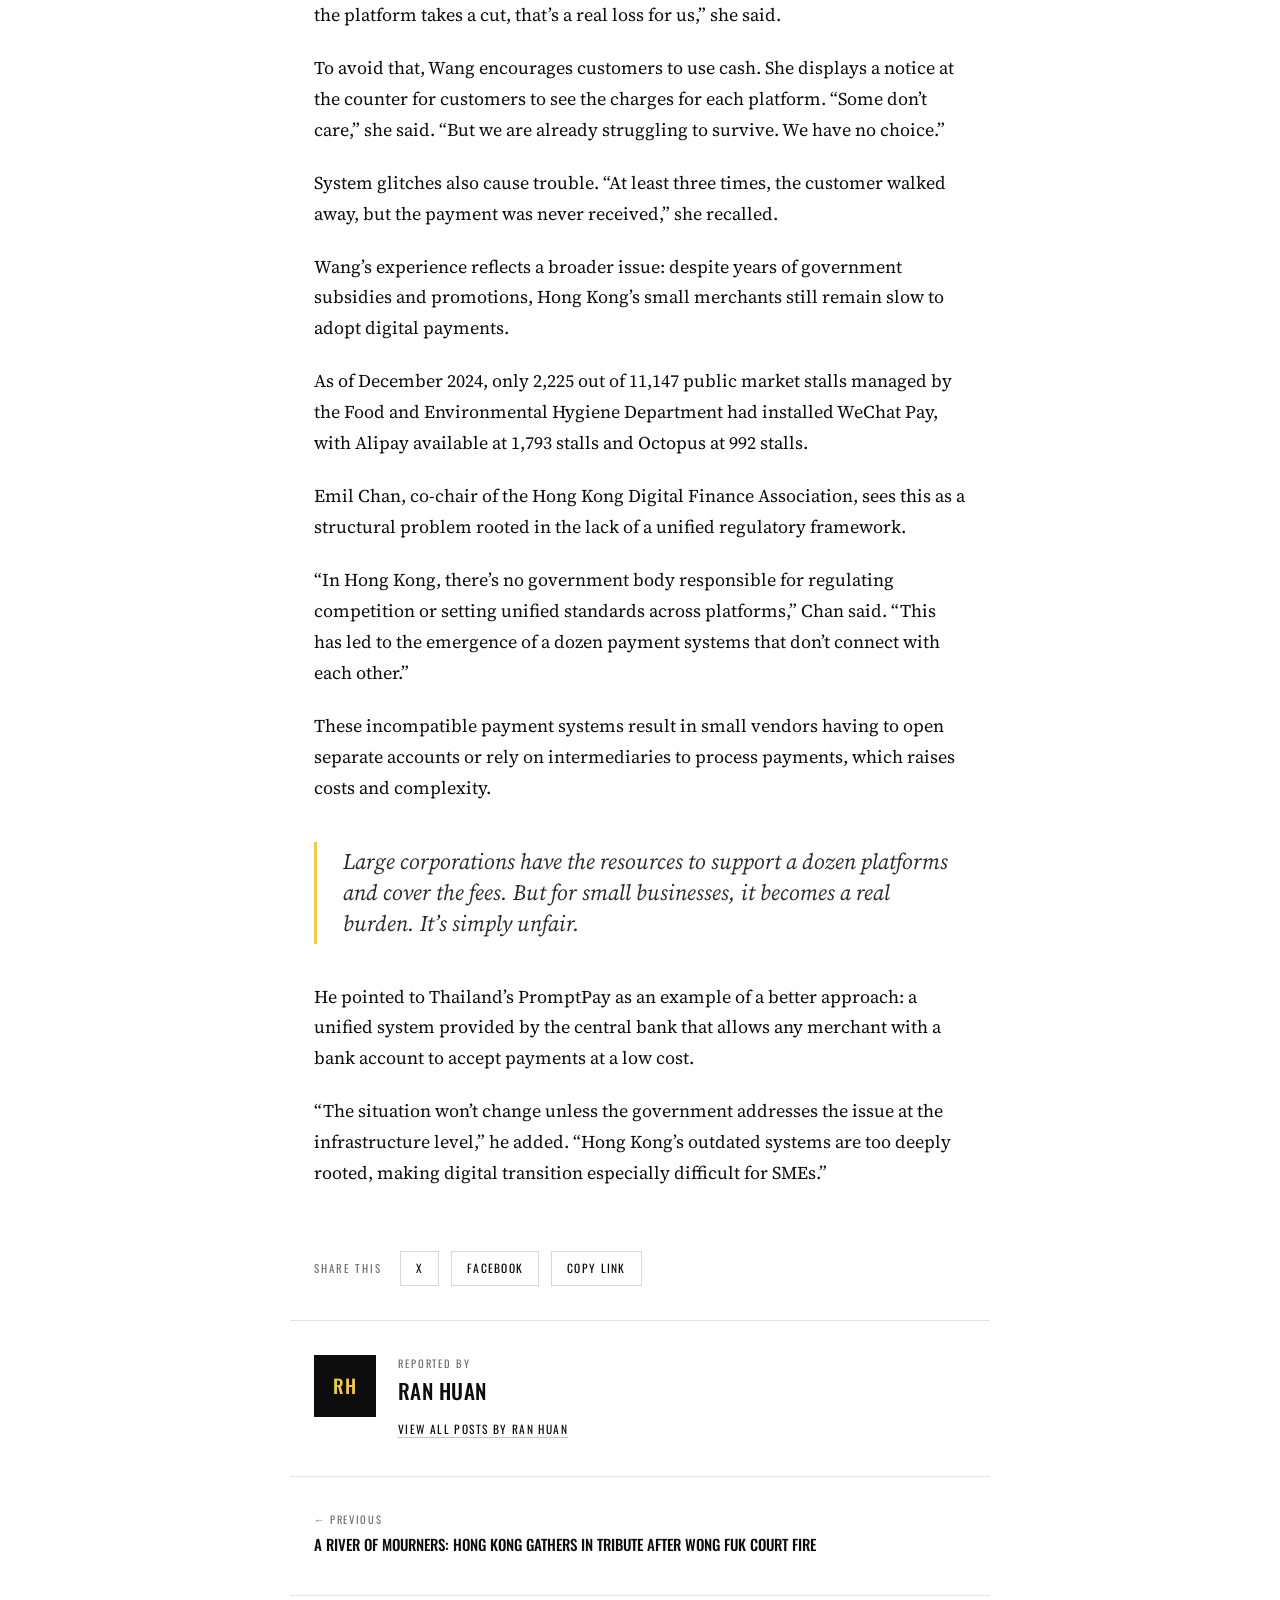
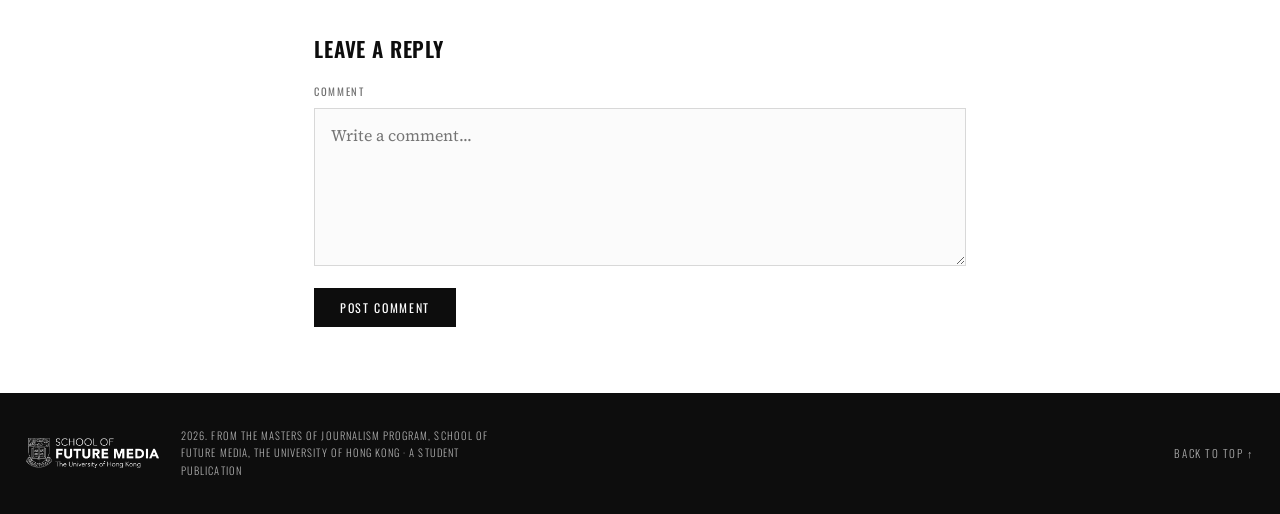
<file: sfm-site/stories/payments.html>
<!DOCTYPE html>
<html lang="en">
<head>
<meta charset="utf-8">
<meta name="viewport" content="width=device-width, initial-scale=1">
<title>Hong Kong&rsquo;s small merchants hustle to keep up with digital payment trend &middot; Stories from SFM</title>
<link rel="preconnect" href="https://fonts.googleapis.com">
<link rel="preconnect" href="https://fonts.gstatic.com" crossorigin>
<link href="https://fonts.googleapis.com/css2?family=Oswald:wght@300;400;500;600;700&family=Source+Serif+4:opsz,wght@8..60,400;8..60,600&display=swap" rel="stylesheet">
<link rel="stylesheet" href="../style.css">
</head>
<body>

<a class="skip" href="#main">Skip to article</a>

<header class="topbar">
  <div class="topbar__inner">
    <a class="masthead" href="../index.html">
      <img class="masthead__logo" src="../img/sofm-logo-white.png"
           alt="School of Future Media, The University of Hong Kong">
      <span class="masthead__tag">Stories &amp; Articles from Program Coursework</span>
    </a>
    <nav class="nav" aria-label="Main">
      <a class="nav__link is-current" href="../articles.html" aria-current="page">Articles</a>
      <a class="nav__link" href="../authors.html">Authors</a>
      <a class="nav__link" href="../about.html">About</a>
    </nav>
    <button class="search" type="button" id="searchOpen" aria-label="Open search">
      <svg viewBox="0 0 24 24" fill="none" stroke="currentColor" stroke-width="1.8" aria-hidden="true">
        <circle cx="11" cy="11" r="7"/><path d="M20 20 L16.2 16.2" stroke-linecap="round"/>
      </svg>
    </button>
  </div>
</header>

<div class="modal" id="searchModal" role="dialog" aria-modal="true" aria-label="Search" hidden>
  <button class="modal__close" type="button" id="searchClose" aria-label="Close search">
    <svg viewBox="0 0 24 24" fill="none" stroke="currentColor" stroke-width="1.6" aria-hidden="true">
      <path d="M6 6 L18 18 M18 6 L6 18" stroke-linecap="round"/>
    </svg>
  </button>
  <div class="modal__inner">
    <label class="modal__label" for="searchField">Search this publication</label>
    <input class="modal__field" id="searchField" type="search" placeholder="Type and press enter" autocomplete="off">
  </div>
</div>

<main id="main">
<article>

  <header class="hero">
    <img class="hero__img" src="../img/payments.svg" alt="">
    <div class="hero__text">
      <h1 class="hero__title">Hong Kong&rsquo;s Small Merchants Hustle to Keep Up with Digital Payment Trend</h1>
    </div>
    <a class="hero__cue" href="#body" aria-label="Scroll to article">
      <svg viewBox="0 0 24 24" fill="none" stroke="currentColor" stroke-width="1.5" aria-hidden="true">
        <path d="M7 10 L12 15 L17 10" stroke-linecap="round" stroke-linejoin="round"/>
      </svg>
    </a>
  </header>

  <div class="prose" id="body">

    <p class="prose__meta">
      <time datetime="2026-04-08">Apr 8, 2026</time>
      <span class="dot dot--dark"></span>
      Ran Huan
    </p>

    <p class="lede">At a fast-food stall near the University of Hong Kong, stickers for various payment methods cover the counter, as Carmen Yung, the store owner, quickly handles a queue of Octopus taps, QR code scans, and cash exchanges to keep up with customers&rsquo; requests.</p>

    <p>Her stall accepts seven payment options, including WeChat Pay, Alipay, PayMe, BoC Pay, Octopus, Apple Pay, and cash. &ldquo;It&rsquo;s really for the customers&rsquo; convenience,&rdquo; she said. &ldquo;Everyone uses different payment methods these days.&rdquo;</p>

    <p>As more customers choose to go cashless, merchants across Hong Kong feel compelled to offer as many options as possible to meet different preferences. But for small businesses, providing customers such convenience often comes with a set of challenges.</p>

    <p>The problem stems from the city&rsquo;s increasingly fragmented payment market. At least 15 e-payment platforms have obtained licenses from the Hong Kong Monetary Authority, each operating with its own system and charging rules. For small shops operating with limited manpower and a thin margin, juggling multiple systems can be costly and complicated.</p>

    <p>Lily Wang, one of the owners of Lily Bookshop in Sheung Wan, said the system doesn&rsquo;t operate in favor of small businesses, as transactional fees can easily eat up their profits.</p>

    <p>For each transaction, Wang pays a 1.5 to 2 per cent fee to the payment platforms. &ldquo;If someone only buys something for 20 or 30 HK dollars, and then the platform takes a cut, that&rsquo;s a real loss for us,&rdquo; she said.</p>

    <p>To avoid that, Wang encourages customers to use cash. She displays a notice at the counter for customers to see the charges for each platform. &ldquo;Some don&rsquo;t care,&rdquo; she said. &ldquo;But we are already struggling to survive. We have no choice.&rdquo;</p>

    <p>System glitches also cause trouble. &ldquo;At least three times, the customer walked away, but the payment was never received,&rdquo; she recalled.</p>

    <p>Wang&rsquo;s experience reflects a broader issue: despite years of government subsidies and promotions, Hong Kong&rsquo;s small merchants still remain slow to adopt digital payments.</p>

    <p>As of December 2024, only 2,225 out of 11,147 public market stalls managed by the Food and Environmental Hygiene Department had installed WeChat Pay, with Alipay available at 1,793 stalls and Octopus at 992 stalls.</p>

    <p>Emil Chan, co-chair of the Hong Kong Digital Finance Association, sees this as a structural problem rooted in the lack of a unified regulatory framework.</p>

    <p>&ldquo;In Hong Kong, there&rsquo;s no government body responsible for regulating competition or setting unified standards across platforms,&rdquo; Chan said. &ldquo;This has led to the emergence of a dozen payment systems that don&rsquo;t connect with each other.&rdquo;</p>

    <p>These incompatible payment systems result in small vendors having to open separate accounts or rely on intermediaries to process payments, which raises costs and complexity.</p>

    <blockquote class="pull">
      <p>Large corporations have the resources to support a dozen platforms and cover the fees. But for small businesses, it becomes a real burden. It&rsquo;s simply unfair.</p>
    </blockquote>

    <p>He pointed to Thailand&rsquo;s PromptPay as an example of a better approach: a unified system provided by the central bank that allows any merchant with a bank account to accept payments at a low cost.</p>

    <p>&ldquo;The situation won&rsquo;t change unless the government addresses the issue at the infrastructure level,&rdquo; he added. &ldquo;Hong Kong&rsquo;s outdated systems are too deeply rooted, making digital transition especially difficult for SMEs.&rdquo;</p>

  </div>

  <div class="share">
    <span class="share__label">Share this</span>
    <a class="share__btn" href="#">X</a>
    <a class="share__btn" href="#">Facebook</a>
    <a class="share__btn" href="#">Copy link</a>
  </div>

  <aside class="byline">
    <div class="byline__avatar" aria-hidden="true">RH</div>
    <div class="byline__body">
      <p class="byline__kicker">Reported by</p>
      <h2 class="byline__name">Ran Huan</h2>
      <a class="byline__link" href="../authors.html">View all posts by Ran Huan</a>
    </div>
  </aside>

  <nav class="adjacent" aria-label="More articles">
    <a class="adjacent__item" href="fire.html">
      <span class="adjacent__label">&larr; Previous</span>
      <span class="adjacent__title">A river of mourners: Hong Kong gathers in tribute after Wong Fuk Court fire</span>
    </a>
  </nav>

  <section class="respond">
    <h2 class="respond__title">Leave a reply</h2>
    <label class="respond__label" for="comment">Comment</label>
    <textarea class="respond__field" id="comment" rows="5" placeholder="Write a comment..."></textarea>
    <button class="respond__btn" type="button">Post comment</button>
  </section>

</article>
</main>

<footer class="footer">
  <div class="footer__inner">
    <img class="footer__logo" src="../img/sofm-logo-white.png"
         alt="School of Future Media, The University of Hong Kong">
    <span class="footer__note">2026. From the Masters of Journalism Program, School of Future Media, The University of Hong Kong &middot; A student publication</span>
    <a class="footer__top" href="#main">Back to top &uarr;</a>
  </div>
</footer>

<script>
(function () {
  var modal = document.getElementById('searchModal');
  var field = document.getElementById('searchField');
  function open()  { modal.hidden = false; document.body.classList.add('is-locked'); field.focus(); }
  function close() { modal.hidden = true;  document.body.classList.remove('is-locked'); }
  document.getElementById('searchOpen').addEventListener('click', open);
  document.getElementById('searchClose').addEventListener('click', close);
  modal.addEventListener('click', function (e) { if (e.target === modal) close(); });
  document.addEventListener('keydown', function (e) { if (e.key === 'Escape' && !modal.hidden) close(); });
})();
</script>
</body>
</html>
</file>
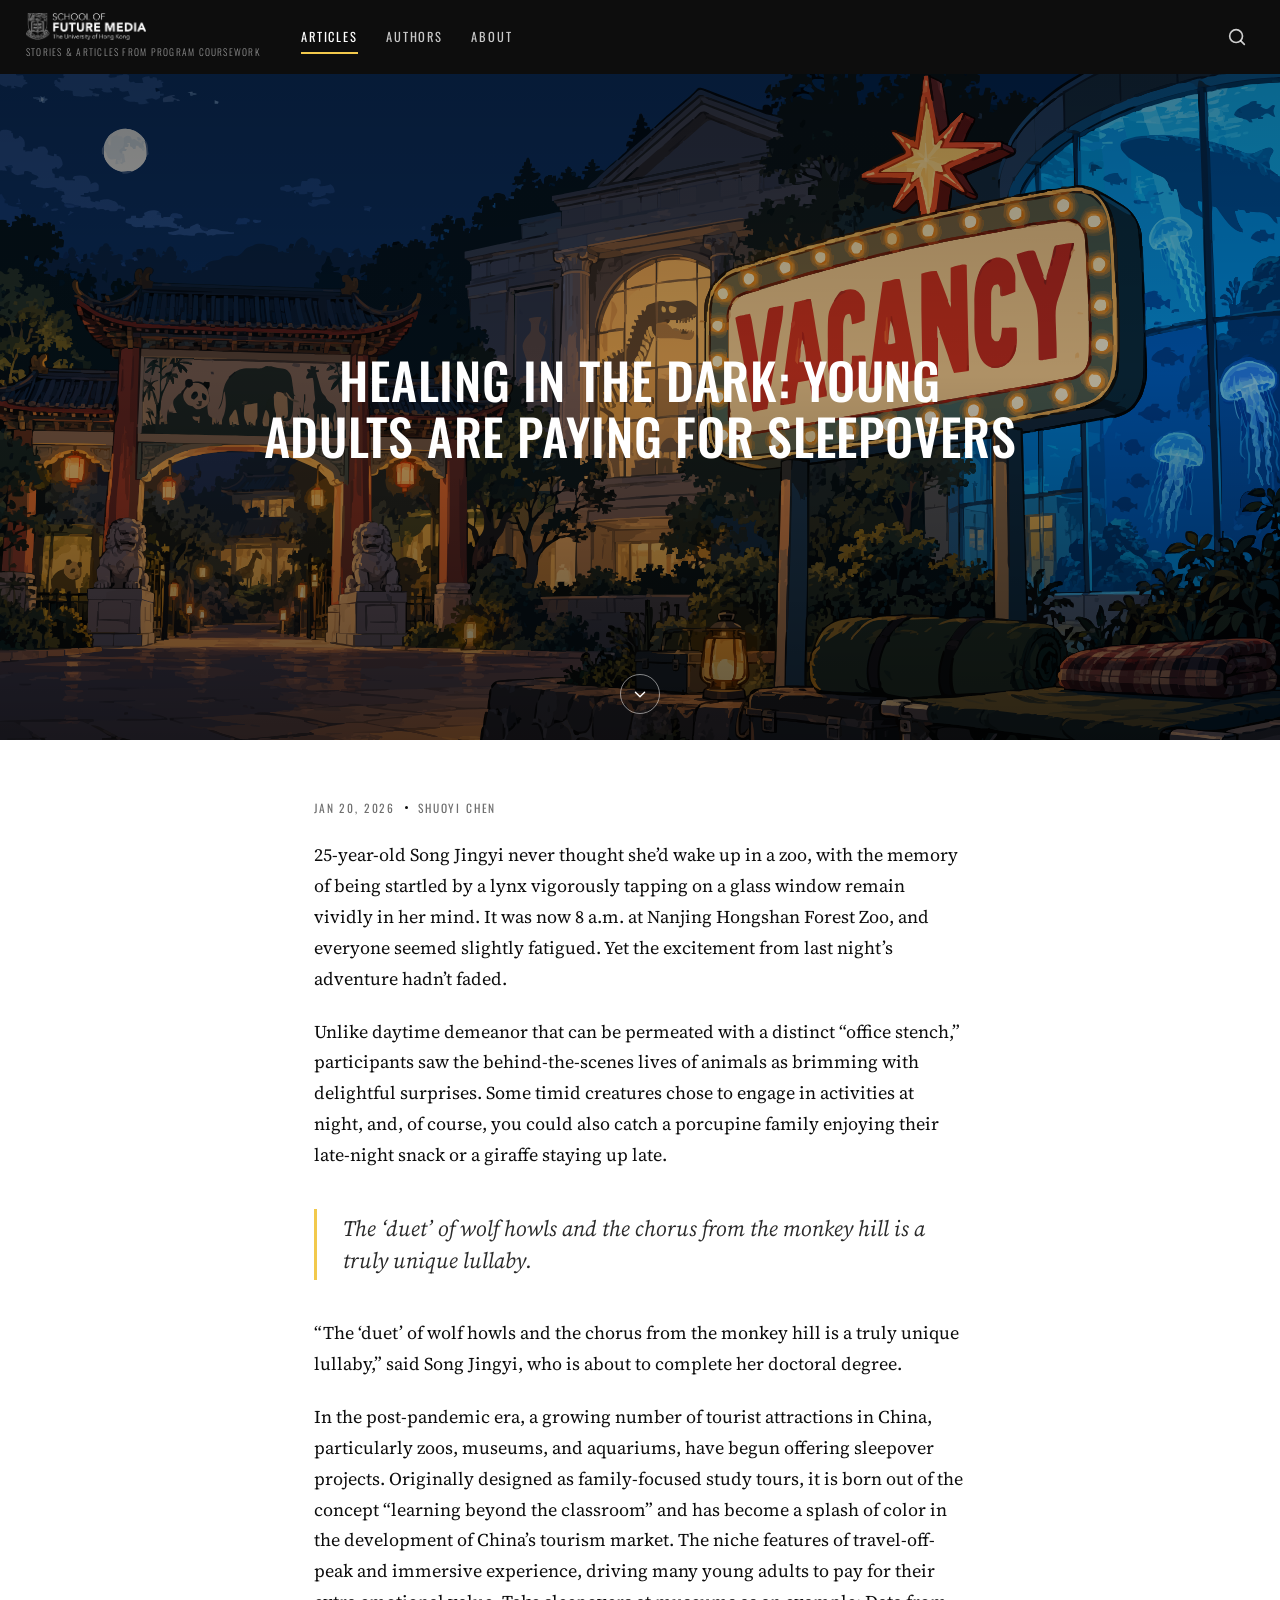
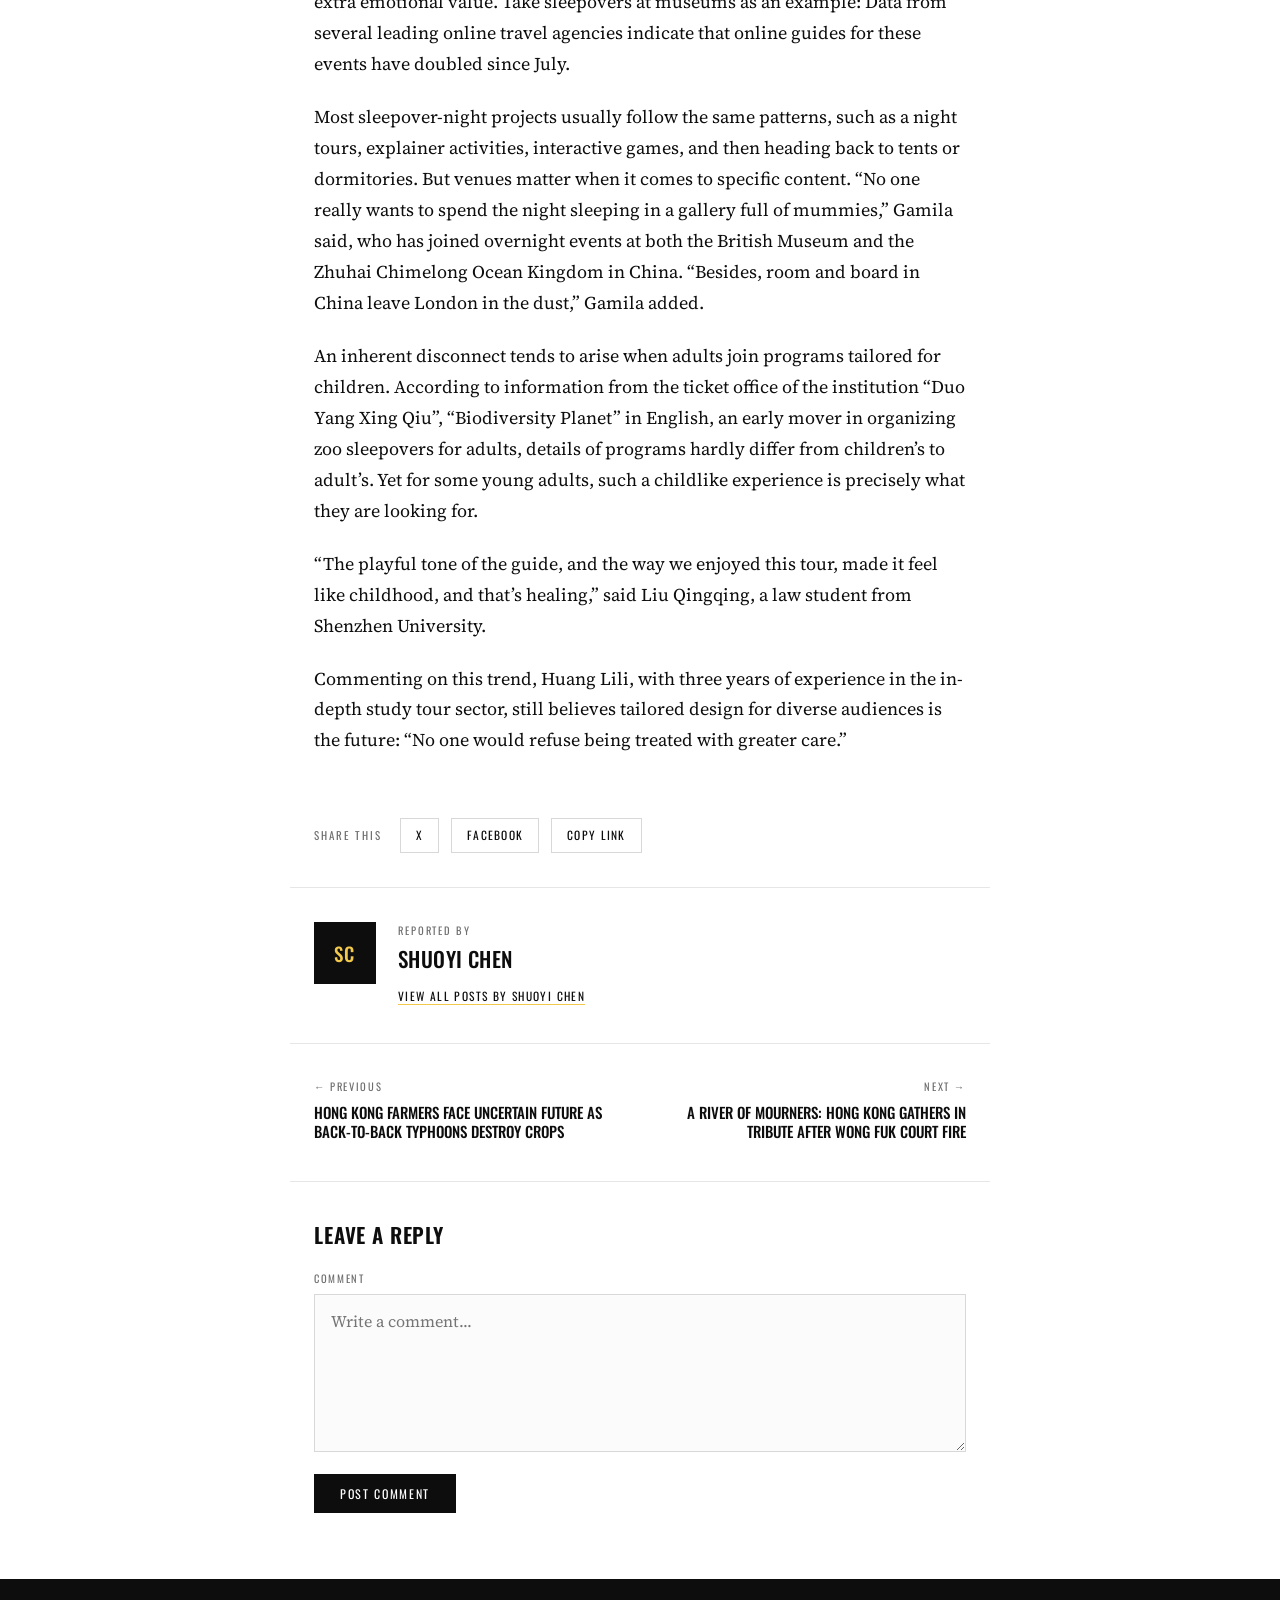
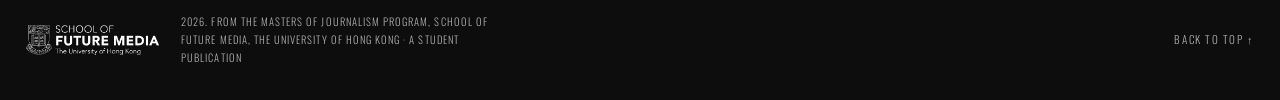
<file: sfm-site/stories/sleepover.html>
<!DOCTYPE html>
<html lang="en">
<head>
<meta charset="utf-8">
<meta name="viewport" content="width=device-width, initial-scale=1">
<title>Healing in the dark: young adults are paying for sleepovers &middot; Stories from SFM</title>
<link rel="preconnect" href="https://fonts.googleapis.com">
<link rel="preconnect" href="https://fonts.gstatic.com" crossorigin>
<link href="https://fonts.googleapis.com/css2?family=Oswald:wght@300;400;500;600;700&family=Source+Serif+4:opsz,wght@8..60,400;8..60,600&display=swap" rel="stylesheet">
<link rel="stylesheet" href="../style.css">
</head>
<body>

<a class="skip" href="#main">Skip to article</a>

<header class="topbar">
  <div class="topbar__inner">
    <a class="masthead" href="../index.html">
      <img class="masthead__logo" src="../img/sofm-logo-white.png"
           alt="School of Future Media, The University of Hong Kong">
      <span class="masthead__tag">Stories &amp; Articles from Program Coursework</span>
    </a>
    <nav class="nav" aria-label="Main">
      <a class="nav__link is-current" href="../articles.html" aria-current="page">Articles</a>
      <a class="nav__link" href="../authors.html">Authors</a>
      <a class="nav__link" href="../about.html">About</a>
    </nav>
    <button class="search" type="button" id="searchOpen" aria-label="Open search">
      <svg viewBox="0 0 24 24" fill="none" stroke="currentColor" stroke-width="1.8" aria-hidden="true">
        <circle cx="11" cy="11" r="7"/><path d="M20 20 L16.2 16.2" stroke-linecap="round"/>
      </svg>
    </button>
  </div>
</header>

<div class="modal" id="searchModal" role="dialog" aria-modal="true" aria-label="Search" hidden>
  <button class="modal__close" type="button" id="searchClose" aria-label="Close search">
    <svg viewBox="0 0 24 24" fill="none" stroke="currentColor" stroke-width="1.6" aria-hidden="true">
      <path d="M6 6 L18 18 M18 6 L6 18" stroke-linecap="round"/>
    </svg>
  </button>
  <div class="modal__inner">
    <label class="modal__label" for="searchField">Search this publication</label>
    <input class="modal__field" id="searchField" type="search" placeholder="Type and press enter" autocomplete="off">
  </div>
</div>

<main id="main">
<article>

  <header class="hero">
    <img class="hero__img" src="../img/sleepover.svg" alt="">
    <div class="hero__text">
      <h1 class="hero__title">Healing in the Dark: Young adults are paying for sleepovers</h1>
    </div>
    <a class="hero__cue" href="#body" aria-label="Scroll to article">
      <svg viewBox="0 0 24 24" fill="none" stroke="currentColor" stroke-width="1.5" aria-hidden="true">
        <path d="M7 10 L12 15 L17 10" stroke-linecap="round" stroke-linejoin="round"/>
      </svg>
    </a>
  </header>

  <div class="prose" id="body">

    <p class="prose__meta">
      <time datetime="2026-01-20">Jan 20, 2026</time>
      <span class="dot dot--dark"></span>
      Shuoyi Chen
    </p>

    <p class="lede">25-year-old Song Jingyi never thought she&rsquo;d wake up in a zoo, with the memory of being startled by a lynx vigorously tapping on a glass window remain vividly in her mind. It was now 8 a.m. at Nanjing Hongshan Forest Zoo, and everyone seemed slightly fatigued. Yet the excitement from last night&rsquo;s adventure hadn&rsquo;t faded.</p>

    <p>Unlike daytime demeanor that can be permeated with a distinct &ldquo;office stench,&rdquo; participants saw the behind-the-scenes lives of animals as brimming with delightful surprises. Some timid creatures chose to engage in activities at night, and, of course, you could also catch a porcupine family enjoying their late-night snack or a giraffe staying up late.</p>

    <blockquote class="pull">
      <p>The &lsquo;duet&rsquo; of wolf howls and the chorus from the monkey hill is a truly unique lullaby.</p>
    </blockquote>

    <p>&ldquo;The &lsquo;duet&rsquo; of wolf howls and the chorus from the monkey hill is a truly unique lullaby,&rdquo; said Song Jingyi, who is about to complete her doctoral degree.</p>

    <p>In the post-pandemic era, a growing number of tourist attractions in China, particularly zoos, museums, and aquariums, have begun offering sleepover projects. Originally designed as family-focused study tours, it is born out of the concept &ldquo;learning beyond the classroom&rdquo; and has become a splash of color in the development of China&rsquo;s tourism market. The niche features of travel-off-peak and immersive experience, driving many young adults to pay for their extra emotional value. Take sleepovers at museums as an example: Data from several leading online travel agencies indicate that online guides for these events have doubled since July.</p>

    <p>Most sleepover-night projects usually follow the same patterns, such as a night tours, explainer activities, interactive games, and then heading back to tents or dormitories. But venues matter when it comes to specific content. &ldquo;No one really wants to spend the night sleeping in a gallery full of mummies,&rdquo; Gamila said, who has joined overnight events at both the British Museum and the Zhuhai Chimelong Ocean Kingdom in China. &ldquo;Besides, room and board in China leave London in the dust,&rdquo; Gamila added.</p>

    <p>An inherent disconnect tends to arise when adults join programs tailored for children. According to information from the ticket office of the institution &ldquo;Duo Yang Xing Qiu&rdquo;, &ldquo;Biodiversity Planet&rdquo; in English, an early mover in organizing zoo sleepovers for adults, details of programs hardly differ from children&rsquo;s to adult&rsquo;s. Yet for some young adults, such a childlike experience is precisely what they are looking for.</p>

    <p>&ldquo;The playful tone of the guide, and the way we enjoyed this tour, made it feel like childhood, and that&rsquo;s healing,&rdquo; said Liu Qingqing, a law student from Shenzhen University.</p>

    <p>Commenting on this trend, Huang Lili, with three years of experience in the in-depth study tour sector, still believes tailored design for diverse audiences is the future: &ldquo;No one would refuse being treated with greater care.&rdquo;</p>

  </div>

  <div class="share">
    <span class="share__label">Share this</span>
    <a class="share__btn" href="#">X</a>
    <a class="share__btn" href="#">Facebook</a>
    <a class="share__btn" href="#">Copy link</a>
  </div>

  <aside class="byline">
    <div class="byline__avatar" aria-hidden="true">SC</div>
    <div class="byline__body">
      <p class="byline__kicker">Reported by</p>
      <h2 class="byline__name">Shuoyi Chen</h2>
      <a class="byline__link" href="../authors.html">View all posts by Shuoyi Chen</a>
    </div>
  </aside>

  <nav class="adjacent" aria-label="More articles">
    <a class="adjacent__item" href="typhoon.html">
      <span class="adjacent__label">&larr; Previous</span>
      <span class="adjacent__title">Hong Kong farmers face uncertain future as back-to-back typhoons destroy crops</span>
    </a>
    <a class="adjacent__item adjacent__item--next" href="fire.html">
      <span class="adjacent__label">Next &rarr;</span>
      <span class="adjacent__title">A river of mourners: Hong Kong gathers in tribute after Wong Fuk Court fire</span>
    </a>
  </nav>

  <section class="respond">
    <h2 class="respond__title">Leave a reply</h2>
    <label class="respond__label" for="comment">Comment</label>
    <textarea class="respond__field" id="comment" rows="5" placeholder="Write a comment..."></textarea>
    <button class="respond__btn" type="button">Post comment</button>
  </section>

</article>
</main>

<footer class="footer">
  <div class="footer__inner">
    <img class="footer__logo" src="../img/sofm-logo-white.png"
         alt="School of Future Media, The University of Hong Kong">
    <span class="footer__note">2026. From the Masters of Journalism Program, School of Future Media, The University of Hong Kong &middot; A student publication</span>
    <a class="footer__top" href="#main">Back to top &uarr;</a>
  </div>
</footer>

<script>
(function () {
  var modal = document.getElementById('searchModal');
  var field = document.getElementById('searchField');
  function open()  { modal.hidden = false; document.body.classList.add('is-locked'); field.focus(); }
  function close() { modal.hidden = true;  document.body.classList.remove('is-locked'); }
  document.getElementById('searchOpen').addEventListener('click', open);
  document.getElementById('searchClose').addEventListener('click', close);
  modal.addEventListener('click', function (e) { if (e.target === modal) close(); });
  document.addEventListener('keydown', function (e) { if (e.key === 'Escape' && !modal.hidden) close(); });
})();
</script>
</body>
</html>
</file>
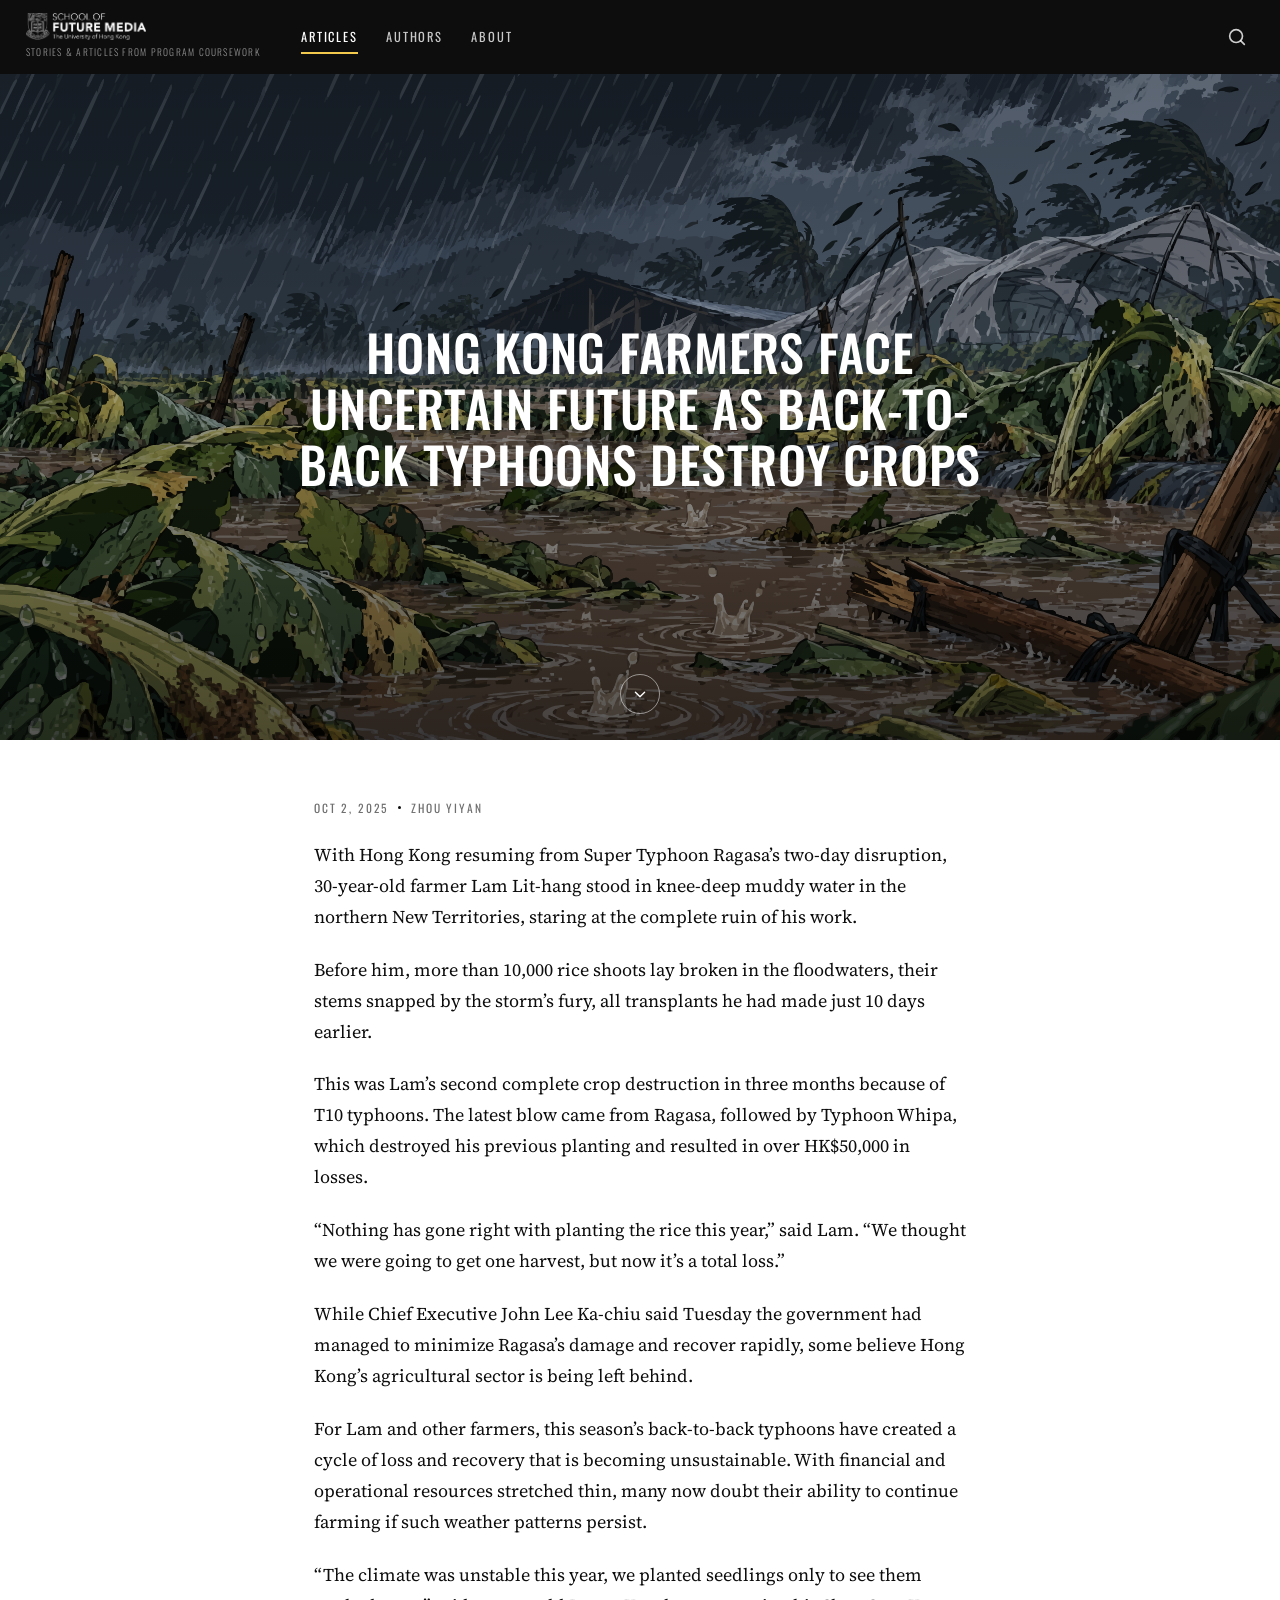
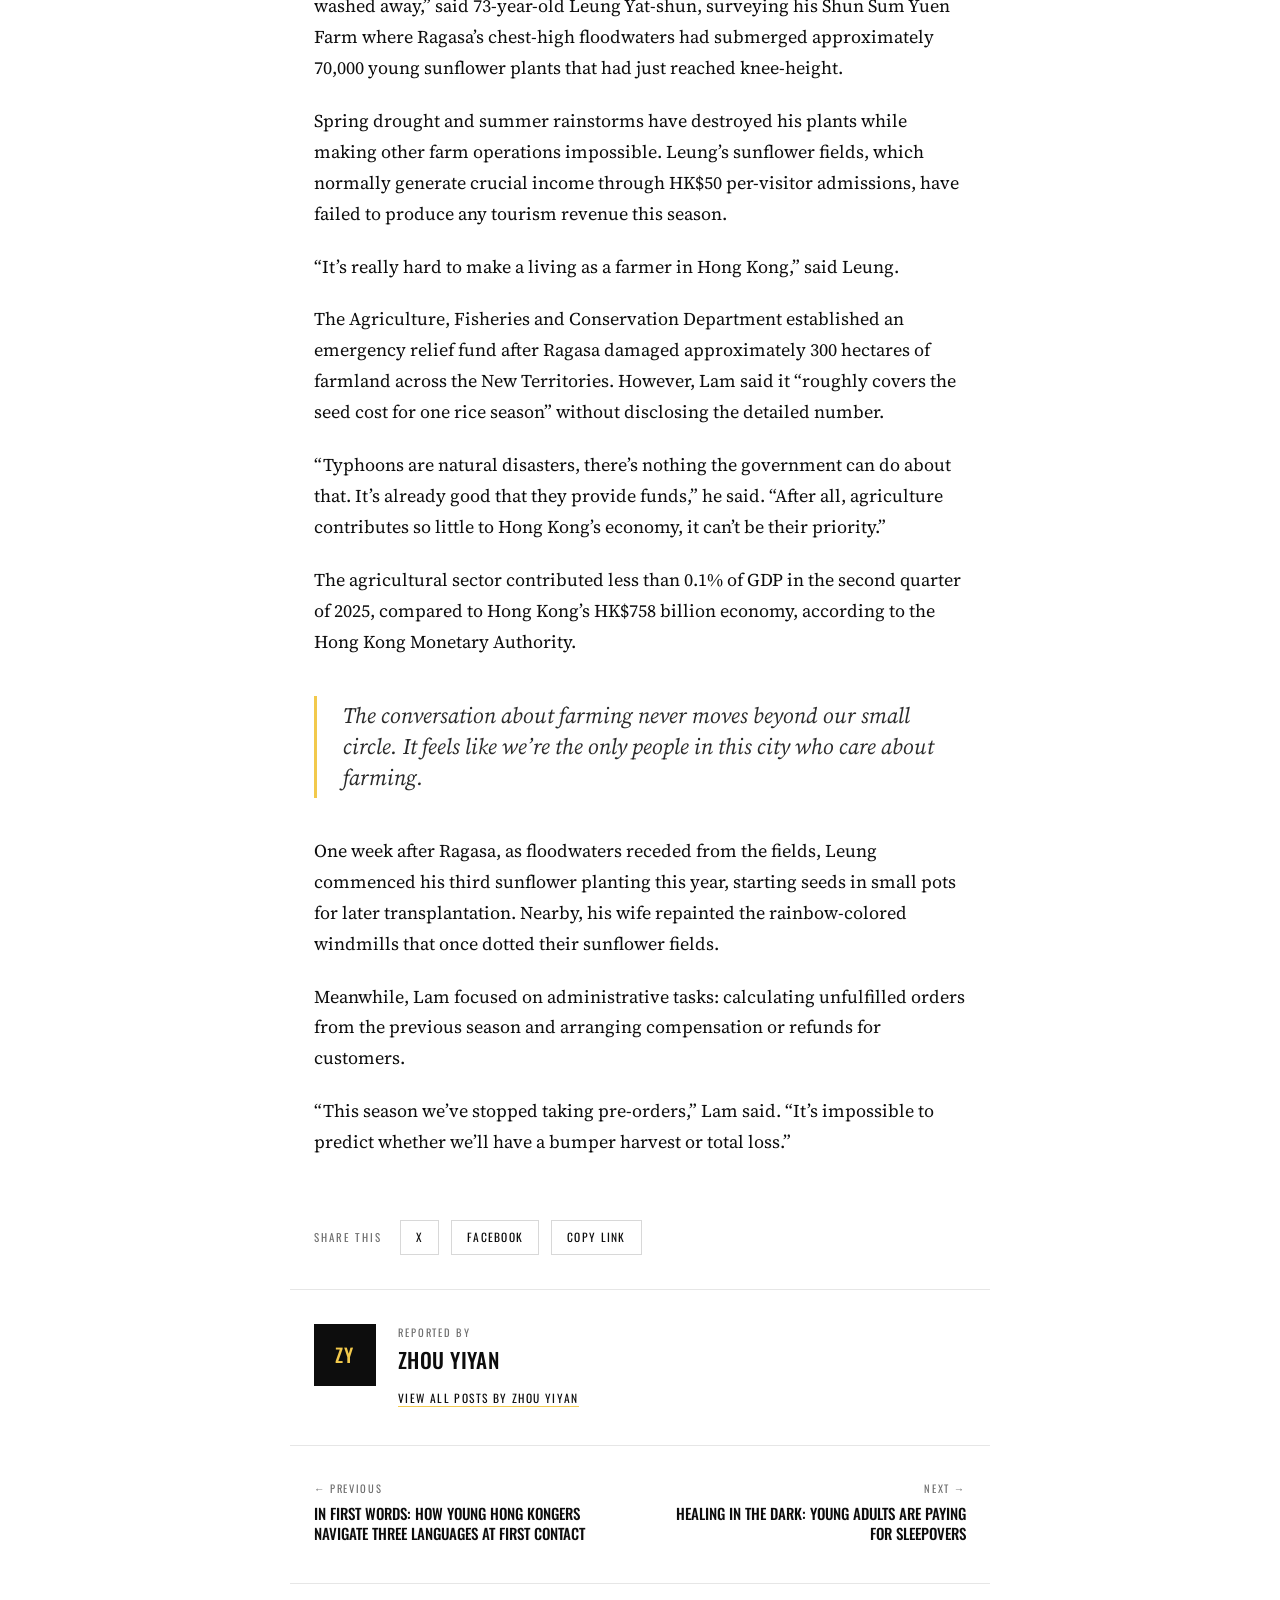
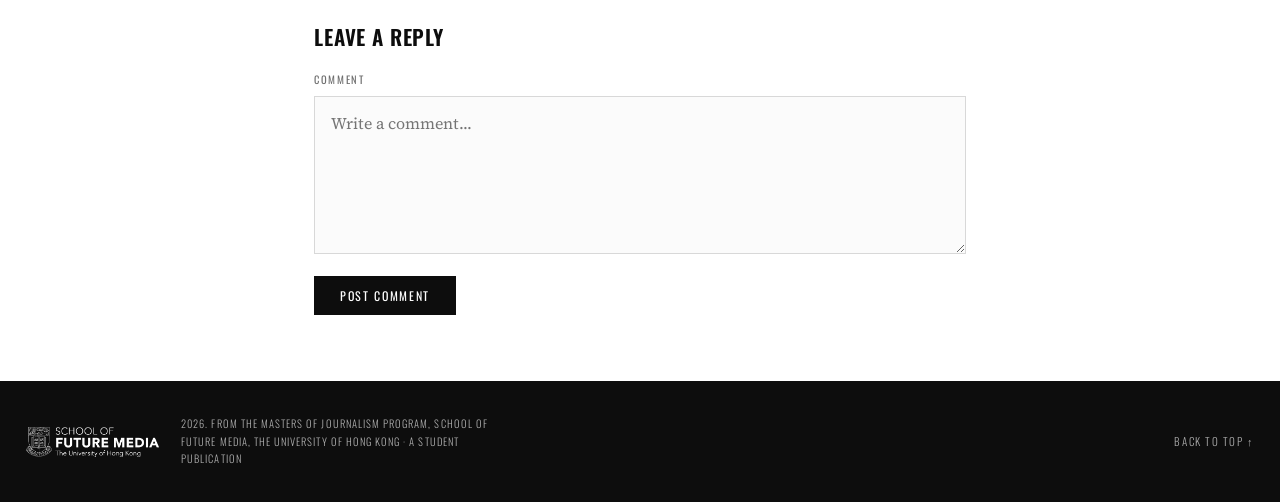
<file: sfm-site/stories/typhoon.html>
<!DOCTYPE html>
<html lang="en">
<head>
<meta charset="utf-8">
<meta name="viewport" content="width=device-width, initial-scale=1">
<title>Hong Kong farmers face uncertain future as back-to-back typhoons destroy crops &middot; Stories from SFM</title>
<link rel="preconnect" href="https://fonts.googleapis.com">
<link rel="preconnect" href="https://fonts.gstatic.com" crossorigin>
<link href="https://fonts.googleapis.com/css2?family=Oswald:wght@300;400;500;600;700&family=Source+Serif+4:opsz,wght@8..60,400;8..60,600&display=swap" rel="stylesheet">
<link rel="stylesheet" href="../style.css">
</head>
<body>

<a class="skip" href="#main">Skip to article</a>

<header class="topbar">
  <div class="topbar__inner">
    <a class="masthead" href="../index.html">
      <img class="masthead__logo" src="../img/sofm-logo-white.png"
           alt="School of Future Media, The University of Hong Kong">
      <span class="masthead__tag">Stories &amp; Articles from Program Coursework</span>
    </a>
    <nav class="nav" aria-label="Main">
      <a class="nav__link is-current" href="../articles.html" aria-current="page">Articles</a>
      <a class="nav__link" href="../authors.html">Authors</a>
      <a class="nav__link" href="../about.html">About</a>
    </nav>
    <button class="search" type="button" id="searchOpen" aria-label="Open search">
      <svg viewBox="0 0 24 24" fill="none" stroke="currentColor" stroke-width="1.8" aria-hidden="true">
        <circle cx="11" cy="11" r="7"/><path d="M20 20 L16.2 16.2" stroke-linecap="round"/>
      </svg>
    </button>
  </div>
</header>

<div class="modal" id="searchModal" role="dialog" aria-modal="true" aria-label="Search" hidden>
  <button class="modal__close" type="button" id="searchClose" aria-label="Close search">
    <svg viewBox="0 0 24 24" fill="none" stroke="currentColor" stroke-width="1.6" aria-hidden="true">
      <path d="M6 6 L18 18 M18 6 L6 18" stroke-linecap="round"/>
    </svg>
  </button>
  <div class="modal__inner">
    <label class="modal__label" for="searchField">Search this publication</label>
    <input class="modal__field" id="searchField" type="search" placeholder="Type and press enter" autocomplete="off">
  </div>
</div>

<main id="main">
<article>

  <header class="hero">
    <img class="hero__img" src="../img/typhoon.svg" alt="">
    <div class="hero__text">
      <h1 class="hero__title">Hong Kong farmers face uncertain future as back-to-back typhoons destroy crops</h1>
    </div>
    <a class="hero__cue" href="#body" aria-label="Scroll to article">
      <svg viewBox="0 0 24 24" fill="none" stroke="currentColor" stroke-width="1.5" aria-hidden="true">
        <path d="M7 10 L12 15 L17 10" stroke-linecap="round" stroke-linejoin="round"/>
      </svg>
    </a>
  </header>

  <div class="prose" id="body">

    <p class="prose__meta">
      <time datetime="2025-10-02">Oct 2, 2025</time>
      <span class="dot dot--dark"></span>
      Zhou Yiyan
    </p>

    <p class="lede">With Hong Kong resuming from Super Typhoon Ragasa&rsquo;s two-day disruption, 30-year-old farmer Lam Lit-hang stood in knee-deep muddy water in the northern New Territories, staring at the complete ruin of his work.</p>

    <p>Before him, more than 10,000 rice shoots lay broken in the floodwaters, their stems snapped by the storm&rsquo;s fury, all transplants he had made just 10 days earlier.</p>

    <p>This was Lam&rsquo;s second complete crop destruction in three months because of T10 typhoons. The latest blow came from Ragasa, followed by Typhoon Whipa, which destroyed his previous planting and resulted in over HK$50,000 in losses.</p>

    <p>&ldquo;Nothing has gone right with planting the rice this year,&rdquo; said Lam. &ldquo;We thought we were going to get one harvest, but now it&rsquo;s a total loss.&rdquo;</p>

    <p>While Chief Executive John Lee Ka-chiu said Tuesday the government had managed to minimize Ragasa&rsquo;s damage and recover rapidly, some believe Hong Kong&rsquo;s agricultural sector is being left behind.</p>

    <p>For Lam and other farmers, this season&rsquo;s back-to-back typhoons have created a cycle of loss and recovery that is becoming unsustainable. With financial and operational resources stretched thin, many now doubt their ability to continue farming if such weather patterns persist.</p>

    <p>&ldquo;The climate was unstable this year, we planted seedlings only to see them washed away,&rdquo; said 73-year-old Leung Yat-shun, surveying his Shun Sum Yuen Farm where Ragasa&rsquo;s chest-high floodwaters had submerged approximately 70,000 young sunflower plants that had just reached knee-height.</p>

    <p>Spring drought and summer rainstorms have destroyed his plants while making other farm operations impossible. Leung&rsquo;s sunflower fields, which normally generate crucial income through HK$50 per-visitor admissions, have failed to produce any tourism revenue this season.</p>

    <p>&ldquo;It&rsquo;s really hard to make a living as a farmer in Hong Kong,&rdquo; said Leung.</p>

    <p>The Agriculture, Fisheries and Conservation Department established an emergency relief fund after Ragasa damaged approximately 300 hectares of farmland across the New Territories. However, Lam said it &ldquo;roughly covers the seed cost for one rice season&rdquo; without disclosing the detailed number.</p>

    <p>&ldquo;Typhoons are natural disasters, there&rsquo;s nothing the government can do about that. It&rsquo;s already good that they provide funds,&rdquo; he said. &ldquo;After all, agriculture contributes so little to Hong Kong&rsquo;s economy, it can&rsquo;t be their priority.&rdquo;</p>

    <p>The agricultural sector contributed less than 0.1% of GDP in the second quarter of 2025, compared to Hong Kong&rsquo;s HK$758 billion economy, according to the Hong Kong Monetary Authority.</p>

    <blockquote class="pull">
      <p>The conversation about farming never moves beyond our small circle. It feels like we&rsquo;re the only people in this city who care about farming.</p>
    </blockquote>

    <p>One week after Ragasa, as floodwaters receded from the fields, Leung commenced his third sunflower planting this year, starting seeds in small pots for later transplantation. Nearby, his wife repainted the rainbow-colored windmills that once dotted their sunflower fields.</p>

    <p>Meanwhile, Lam focused on administrative tasks: calculating unfulfilled orders from the previous season and arranging compensation or refunds for customers.</p>

    <p>&ldquo;This season we&rsquo;ve stopped taking pre-orders,&rdquo; Lam said. &ldquo;It&rsquo;s impossible to predict whether we&rsquo;ll have a bumper harvest or total loss.&rdquo;</p>

  </div>

  <div class="share">
    <span class="share__label">Share this</span>
    <a class="share__btn" href="#">X</a>
    <a class="share__btn" href="#">Facebook</a>
    <a class="share__btn" href="#">Copy link</a>
  </div>

  <aside class="byline">
    <div class="byline__avatar" aria-hidden="true">ZY</div>
    <div class="byline__body">
      <p class="byline__kicker">Reported by</p>
      <h2 class="byline__name">Zhou Yiyan</h2>
      <a class="byline__link" href="../authors.html">View all posts by Zhou Yiyan</a>
    </div>
  </aside>

  <nav class="adjacent" aria-label="More articles">
    <a class="adjacent__item" href="language.html">
      <span class="adjacent__label">&larr; Previous</span>
      <span class="adjacent__title">In first words: how young Hong Kongers navigate three languages at first contact</span>
    </a>
    <a class="adjacent__item adjacent__item--next" href="sleepover.html">
      <span class="adjacent__label">Next &rarr;</span>
      <span class="adjacent__title">Healing in the dark: young adults are paying for sleepovers</span>
    </a>
  </nav>

  <section class="respond">
    <h2 class="respond__title">Leave a reply</h2>
    <label class="respond__label" for="comment">Comment</label>
    <textarea class="respond__field" id="comment" rows="5" placeholder="Write a comment..."></textarea>
    <button class="respond__btn" type="button">Post comment</button>
  </section>

</article>
</main>

<footer class="footer">
  <div class="footer__inner">
    <img class="footer__logo" src="../img/sofm-logo-white.png"
         alt="School of Future Media, The University of Hong Kong">
    <span class="footer__note">2026. From the Masters of Journalism Program, School of Future Media, The University of Hong Kong &middot; A student publication</span>
    <a class="footer__top" href="#main">Back to top &uarr;</a>
  </div>
</footer>

<script>
(function () {
  var modal = document.getElementById('searchModal');
  var field = document.getElementById('searchField');
  function open()  { modal.hidden = false; document.body.classList.add('is-locked'); field.focus(); }
  function close() { modal.hidden = true;  document.body.classList.remove('is-locked'); }
  document.getElementById('searchOpen').addEventListener('click', open);
  document.getElementById('searchClose').addEventListener('click', close);
  modal.addEventListener('click', function (e) { if (e.target === modal) close(); });
  document.addEventListener('keydown', function (e) { if (e.key === 'Escape' && !modal.hidden) close(); });
})();
</script>
</body>
</html>
</file>
<file: sfm-site/style.css>
/* ============================================================
   Stories from SFM — core stylesheet
   Sections: 1 tokens · 2 base · 3 topbar · 4 grid · 5 footer
   ============================================================ */

/* --- 1. Tokens ------------------------------------------- */

:root {
  --ink:        #0d0d0d;
  --ink-soft:   #1a1a1a;
  --paper:      #ffffff;
  --muted:      #6f6f6f;
  --accent:     #f2c94c;

  --display: "Oswald", "Arial Narrow", sans-serif;
  --body:    "Source Serif 4", Georgia, serif;

  --bar-h:   74px;
  --gap:     2px;
}

/* --- 2. Base --------------------------------------------- */

*, *::before, *::after { box-sizing: border-box; }

html { -webkit-text-size-adjust: 100%; }

body {
  margin: 0;
  background: var(--paper);
  color: var(--ink);
  font-family: var(--body);
  line-height: 1.6;
}

img { display: block; max-width: 100%; }
a { color: inherit; text-decoration: none; }

.visually-hidden {
  position: absolute;
  width: 1px; height: 1px;
  padding: 0; margin: -1px;
  overflow: hidden;
  clip: rect(0 0 0 0);
  white-space: nowrap;
}

.skip {
  position: absolute;
  left: 8px; top: -60px;
  z-index: 200;
  padding: 10px 16px;
  background: var(--accent);
  color: var(--ink);
  font-family: var(--display);
  font-size: 13px;
  letter-spacing: .08em;
  text-transform: uppercase;
  transition: top .15s;
}
.skip:focus { top: 8px; }

:focus-visible {
  outline: 2px solid var(--accent);
  outline-offset: 2px;
}

/* --- 3. Topbar ------------------------------------------- */

.topbar {
  position: fixed;
  inset: 0 0 auto 0;
  z-index: 100;
  height: var(--bar-h);
  background: var(--ink);
}

.topbar__inner {
  display: flex;
  align-items: center;
  gap: 40px;
  height: 100%;
  padding: 0 26px;
}

.masthead {
  flex: none;
  display: flex;
  flex-direction: column;
  align-items: flex-start;
  justify-content: center;
  gap: 5px;
}

.masthead__logo {
  height: 27px;
  width: auto;
}

.masthead__tag {
  font-family: var(--display);
  font-size: 9.5px;
  font-weight: 300;
  letter-spacing: .13em;
  text-transform: uppercase;
  color: rgba(255,255,255,.55);
  white-space: nowrap;
}

.nav {
  display: flex;
  align-items: center;
  gap: 28px;
  overflow-x: auto;
  scrollbar-width: none;
}
.nav::-webkit-scrollbar { display: none; }

.nav__link {
  position: relative;
  padding: 7px 0;
  color: rgba(255,255,255,.78);
  font-family: var(--display);
  font-size: 12.5px;
  font-weight: 400;
  letter-spacing: .15em;
  text-transform: uppercase;
  white-space: nowrap;
  transition: color .15s;
}

.nav__link::after {
  content: "";
  position: absolute;
  left: 0; right: 0; bottom: 0;
  height: 2px;
  background: var(--accent);
  transform: scaleX(0);
  transition: transform .18s;
}

.nav__link:hover { color: #fff; }
.nav__link:hover::after,
.nav__link.is-current::after { transform: scaleX(1); }
.nav__link.is-current { color: #fff; }

.search {
  margin-left: auto;
  flex: none;
  width: 34px; height: 34px;
  padding: 6px;
  border: 0;
  background: none;
  color: rgba(255,255,255,.8);
  cursor: pointer;
}
.search svg { width: 100%; height: 100%; }
.search:hover { color: #fff; }

/* --- 4. Grid --------------------------------------------- */

.grid {
  display: grid;
  grid-template-columns: repeat(12, 1fr);
  grid-auto-rows: 66px;
  gap: var(--gap);
  padding-top: var(--bar-h);
}

.card {
  position: relative;
  overflow: hidden;
  background: var(--ink-soft);
}

.card__img {
  width: 100%; height: 100%;
  object-fit: cover;
  transition: transform .5s ease;
}

.card::after {
  content: "";
  position: absolute;
  inset: 0;
  background: linear-gradient(
    to top,
    rgba(0,0,0,.88) 0%,
    rgba(0,0,0,.55) 32%,
    rgba(0,0,0,.08) 66%,
    rgba(0,0,0,0) 100%
  );
}

.card:hover .card__img { transform: scale(1.045); }

.card__text {
  position: absolute;
  left: 0; right: 0; bottom: 0;
  z-index: 2;
  padding: 18px 20px 16px;
  color: #fff;
}

.card__title {
  margin: 0;
  font-family: var(--display);
  font-size: 13px;
  font-weight: 500;
  line-height: 1.2;
  letter-spacing: .015em;
  text-transform: uppercase;
  text-wrap: balance;
}

.card__meta {
  display: flex;
  align-items: center;
  gap: 9px;
  margin: 10px 0 0;
  font-family: var(--display);
  font-size: 10.5px;
  font-weight: 300;
  letter-spacing: .12em;
  text-transform: uppercase;
  color: rgba(255,255,255,.82);
}

.dot {
  width: 3px; height: 3px;
  border-radius: 50%;
  background: var(--accent);
}

/* Mosaic rhythm — repeats every 6 cards so every row closes at full
   width. Rows per cycle: 8+4 · 6+6 · 6+6
   Row unit is 66px: standard tiles span 4 (264px), features span 5 (330px). */

.card:nth-child(6n+1) { grid-column: span 8; grid-row: span 5; }
.card:nth-child(6n+2) { grid-column: span 4; grid-row: span 5; }
.card:nth-child(6n+3) { grid-column: span 6; grid-row: span 4; }
.card:nth-child(6n+4) { grid-column: span 6; grid-row: span 4; }
.card:nth-child(6n+5) { grid-column: span 6; grid-row: span 4; }
.card:nth-child(6n+6) { grid-column: span 6; grid-row: span 4; }

.card:nth-child(6n+1) .card__title { font-size: 24px; }
.card:nth-child(6n+2) .card__title { font-size: 16px; }
.card:nth-child(6n+3) .card__title,
.card:nth-child(6n+4) .card__title,
.card:nth-child(6n+5) .card__title,
.card:nth-child(6n+6) .card__title { font-size: 18px; }

/* --- 5. Footer ------------------------------------------- */

.footer {
  margin-top: var(--gap);
  background: var(--ink);
  color: rgba(255,255,255,.66);
}

.footer__inner {
  display: flex;
  align-items: center;
  flex-wrap: wrap;
  gap: 22px;
  padding: 34px 26px;
}

.footer__logo { height: 30px; width: auto; }

.footer__note {
  max-width: 62ch;
  font-family: var(--display);
  font-size: 10.5px;
  font-weight: 300;
  line-height: 1.7;
  letter-spacing: .1em;
  text-transform: uppercase;
}

/* --- Responsive ------------------------------------------ */

@media (max-width: 1180px) {
  .card:nth-child(6n+1) .card__title { font-size: 20px; }
  .card:nth-child(6n+3) .card__title,
  .card:nth-child(6n+4) .card__title,
  .card:nth-child(6n+5) .card__title,
  .card:nth-child(6n+6) .card__title { font-size: 15.5px; }
  .card:nth-child(6n+2) .card__title { font-size: 14px; }
  .card__text { padding: 15px 16px 14px; }
}

@media (max-width: 880px) {
  .grid { grid-template-columns: repeat(2, 1fr); grid-auto-rows: 70px; }
  .grid > .card { grid-column: span 1; grid-row: span 4; }
  .card:nth-child(6n+1) { grid-column: span 2; grid-row: span 5; }
  .card:nth-child(6n+1) .card__title { font-size: 21px; }
  .card__title,
  .card:nth-child(6n+2) .card__title,
  .card:nth-child(6n+3) .card__title,
  .card:nth-child(6n+4) .card__title,
  .card:nth-child(6n+5) .card__title,
  .card:nth-child(6n+6) .card__title { font-size: 14px; }

  .topbar__inner { gap: 18px; padding: 0 16px; }
  .masthead__logo { height: 23px; }
  .masthead__tag { font-size: 8.5px; letter-spacing: .1em; }
  .nav { gap: 18px; }
  .nav__link { font-size: 11.5px; letter-spacing: .1em; }
}

@media (max-width: 560px) {
  .grid { grid-template-columns: 1fr; grid-auto-rows: 64px; }
  .grid > .card, .card:nth-child(6n+1) { grid-column: span 1; grid-row: span 4; }
  .card__text { padding: 16px 18px 15px; }
  .card__title,
  .card:nth-child(6n+1) .card__title,
  .card:nth-child(6n+2) .card__title,
  .card:nth-child(6n+3) .card__title,
  .card:nth-child(6n+4) .card__title,
  .card:nth-child(6n+5) .card__title,
  .card:nth-child(6n+6) .card__title { font-size: 16px; }

  .masthead__logo { height: 21px; }
  .masthead__tag { display: none; }
  .footer__inner { padding: 26px 18px; }
}

@media (prefers-reduced-motion: reduce) {
  * { transition: none !important; }
  .card:hover .card__img { transform: none; }
}

/* --- 6. Search modal ------------------------------------- */

body.is-locked { overflow: hidden; }

.modal {
  position: fixed;
  inset: 0;
  z-index: 300;
  display: flex;
  align-items: center;
  justify-content: center;
  padding: 24px;
  background: rgba(13,13,13,.96);
}
.modal[hidden] { display: none; }

.modal__inner { width: min(680px, 100%); }

.modal__label {
  display: block;
  margin-bottom: 14px;
  color: rgba(255,255,255,.6);
  font-family: var(--display);
  font-size: 11px;
  font-weight: 300;
  letter-spacing: .18em;
  text-transform: uppercase;
}

.modal__field {
  width: 100%;
  padding: 12px 0;
  border: 0;
  border-bottom: 2px solid rgba(255,255,255,.35);
  background: none;
  color: #fff;
  font-family: var(--display);
  font-size: 26px;
  font-weight: 300;
  letter-spacing: .02em;
}
.modal__field::placeholder { color: rgba(255,255,255,.3); }
.modal__field:focus {
  outline: none;
  border-bottom-color: var(--accent);
}

.modal__close {
  position: absolute;
  top: 18px; right: 20px;
  width: 38px; height: 38px;
  padding: 7px;
  border: 0;
  background: none;
  color: rgba(255,255,255,.75);
  cursor: pointer;
}
.modal__close svg { width: 100%; height: 100%; }
.modal__close:hover { color: #fff; }

/* --- 7. Pagination --------------------------------------- */

.pager {
  display: flex;
  align-items: center;
  justify-content: space-between;
  flex-wrap: wrap;
  gap: 16px;
  padding: 46px 26px;
}

.pager__label {
  font-family: var(--display);
  font-size: 11px;
  font-weight: 300;
  letter-spacing: .16em;
  text-transform: uppercase;
  color: var(--muted);
}

.pager__link {
  position: relative;
  padding-bottom: 5px;
  font-family: var(--display);
  font-size: 13px;
  font-weight: 500;
  letter-spacing: .14em;
  text-transform: uppercase;
}

.pager__link::after {
  content: "";
  position: absolute;
  left: 0; right: 0; bottom: 0;
  height: 2px;
  background: var(--accent);
  transform: scaleX(1);
  transform-origin: left;
  transition: transform .18s;
}
.pager__link:hover::after { transform: scaleX(.35); }

/* --- 8. Footer additions --------------------------------- */

.footer__top {
  margin-left: auto;
  font-family: var(--display);
  font-size: 11px;
  font-weight: 300;
  letter-spacing: .14em;
  text-transform: uppercase;
  color: rgba(255,255,255,.66);
}
.footer__top:hover { color: #fff; }

@media (max-width: 560px) {
  .pager { padding: 34px 18px; }
  .footer__top { margin-left: 0; }
  .modal__field { font-size: 20px; }
}

/* --- 9. Article hero ------------------------------------- */

.hero {
  position: relative;
  height: 74vh;
  min-height: 420px;
  margin-top: var(--bar-h);
  overflow: hidden;
  background: var(--ink-soft);
}

.hero__img {
  width: 100%; height: 100%;
  object-fit: cover;
}

.hero::after {
  content: "";
  position: absolute;
  inset: 0;
  background: linear-gradient(
    to bottom,
    rgba(0,0,0,.42) 0%,
    rgba(0,0,0,.30) 45%,
    rgba(0,0,0,.62) 100%
  );
}

.hero__text {
  position: absolute;
  inset: 0;
  z-index: 2;
  display: flex;
  align-items: center;
  justify-content: center;
  padding: 40px 24px;
}

.hero__title {
  max-width: 900px;
  margin: 0;
  color: #fff;
  font-family: var(--display);
  font-size: clamp(26px, 4.2vw, 50px);
  font-weight: 500;
  line-height: 1.12;
  letter-spacing: .015em;
  text-align: center;
  text-transform: uppercase;
  text-wrap: balance;
}

.hero__cue {
  position: absolute;
  left: 50%; bottom: 26px;
  z-index: 3;
  display: grid;
  place-items: center;
  width: 40px; height: 40px;
  margin-left: -20px;
  border: 1px solid rgba(255,255,255,.5);
  border-radius: 50%;
  color: #fff;
  animation: cue 2.4s ease-in-out infinite;
}
.hero__cue svg { width: 22px; height: 22px; }
.hero__cue:hover { border-color: var(--accent); color: var(--accent); }

@keyframes cue {
  0%, 100% { transform: translateY(0); }
  50%      { transform: translateY(6px); }
}

/* --- 10. Article body ------------------------------------ */

.prose {
  max-width: 700px;
  margin: 0 auto;
  padding: 58px 24px 10px;
  font-size: 18px;
  line-height: 1.72;
}

.prose__meta {
  display: flex;
  align-items: center;
  gap: 10px;
  margin: 0 0 34px;
  font-family: var(--display);
  font-size: 11.5px;
  font-weight: 400;
  letter-spacing: .16em;
  text-transform: uppercase;
  color: var(--muted);
}

.dot--dark { background: var(--ink); }

.prose h2 {
  margin: 46px 0 16px;
  font-family: var(--display);
  font-size: 25px;
  font-weight: 600;
  line-height: 1.22;
  letter-spacing: .005em;
}
.prose h2:first-of-type { margin-top: 0; }

.prose p { margin: 0 0 22px; }

.prose a {
  border-bottom: 1px solid var(--accent);
}

.pull {
  margin: 38px 0;
  padding: 4px 0 4px 26px;
  border-left: 3px solid var(--accent);
}
.pull p {
  margin: 0;
  font-size: 22px;
  font-style: italic;
  line-height: 1.42;
  color: #2a2a2a;
}

.figure {
  margin: 38px 0;
}
.figure img { width: 100%; }

.figure figcaption {
  margin-top: 10px;
  font-size: 13.5px;
  font-style: italic;
  line-height: 1.55;
  color: var(--muted);
}

.figure--right {
  float: right;
  width: 45%;
  margin: 8px 0 24px 30px;
}

.prose::after { content: ""; display: block; clear: both; }

/* --- 11. Share, byline, adjacent, respond ---------------- */

.share,
.byline,
.adjacent,
.respond {
  max-width: 700px;
  margin: 0 auto;
  padding-left: 24px;
  padding-right: 24px;
}

.share {
  display: flex;
  align-items: center;
  flex-wrap: wrap;
  gap: 12px;
  padding-top: 30px;
  padding-bottom: 34px;
  border-bottom: 1px solid #e6e6e6;
}

.share__label {
  margin-right: 6px;
  font-family: var(--display);
  font-size: 11px;
  font-weight: 400;
  letter-spacing: .18em;
  text-transform: uppercase;
  color: var(--muted);
}

.share__btn {
  padding: 7px 15px;
  border: 1px solid #d8d8d8;
  font-family: var(--display);
  font-size: 11.5px;
  font-weight: 400;
  letter-spacing: .11em;
  text-transform: uppercase;
  transition: background .15s, border-color .15s, color .15s;
}
.share__btn:hover {
  border-color: var(--ink);
  background: var(--ink);
  color: #fff;
}

.byline {
  display: flex;
  gap: 22px;
  padding-top: 34px;
  padding-bottom: 34px;
  border-bottom: 1px solid #e6e6e6;
}

.byline__avatar {
  flex: none;
  display: grid;
  place-items: center;
  width: 62px; height: 62px;
  background: var(--ink);
  color: var(--accent);
  font-family: var(--display);
  font-size: 19px;
  font-weight: 500;
  letter-spacing: .06em;
}

.byline__kicker {
  margin: 0 0 3px;
  font-family: var(--display);
  font-size: 10.5px;
  font-weight: 400;
  letter-spacing: .18em;
  text-transform: uppercase;
  color: var(--muted);
}

.byline__name {
  margin: 0 0 8px;
  font-family: var(--display);
  font-size: 21px;
  font-weight: 500;
  letter-spacing: .02em;
  text-transform: uppercase;
}

.byline__bio {
  margin: 0 0 10px;
  font-size: 15.5px;
  line-height: 1.6;
  color: #3a3a3a;
}

.byline__link {
  font-family: var(--display);
  font-size: 11.5px;
  font-weight: 400;
  letter-spacing: .12em;
  text-transform: uppercase;
  border-bottom: 1px solid var(--accent);
}

.adjacent {
  display: flex;
  gap: 28px;
  padding-top: 34px;
  padding-bottom: 40px;
}

.adjacent__item {
  flex: 1 1 0;
  min-width: 0;
}
.adjacent__item--next { text-align: right; }

.adjacent__label {
  display: block;
  margin-bottom: 8px;
  font-family: var(--display);
  font-size: 10.5px;
  font-weight: 400;
  letter-spacing: .16em;
  text-transform: uppercase;
  color: var(--muted);
}

.adjacent__title {
  display: block;
  font-family: var(--display);
  font-size: 15px;
  font-weight: 500;
  line-height: 1.28;
  text-transform: uppercase;
}
.adjacent__item:hover .adjacent__title { color: #000; text-decoration: underline; text-underline-offset: 3px; }

.respond {
  padding-top: 36px;
  padding-bottom: 64px;
  border-top: 1px solid #e6e6e6;
}

.respond__title {
  margin: 0 0 18px;
  font-family: var(--display);
  font-size: 21px;
  font-weight: 600;
  letter-spacing: .04em;
  text-transform: uppercase;
}

.respond__label {
  display: block;
  margin-bottom: 8px;
  font-family: var(--display);
  font-size: 10.5px;
  font-weight: 400;
  letter-spacing: .16em;
  text-transform: uppercase;
  color: var(--muted);
}

.respond__field {
  width: 100%;
  padding: 14px 16px;
  border: 1px solid #d8d8d8;
  background: #fbfbfb;
  font-family: var(--body);
  font-size: 16px;
  line-height: 1.6;
  resize: vertical;
}
.respond__field:focus {
  outline: none;
  border-color: var(--ink);
  background: #fff;
}

.respond__btn {
  margin-top: 14px;
  padding: 11px 26px;
  border: 0;
  background: var(--ink);
  color: #fff;
  font-family: var(--display);
  font-size: 12px;
  font-weight: 400;
  letter-spacing: .14em;
  text-transform: uppercase;
  cursor: pointer;
  transition: background .15s;
}
.respond__btn:hover { background: #333; }

@media (max-width: 680px) {
  .hero { height: 60vh; min-height: 340px; }
  .prose { padding-top: 40px; font-size: 17px; }
  .prose h2 { font-size: 21px; margin-top: 36px; }
  .pull p { font-size: 18px; }
  .figure--right { float: none; width: 100%; margin: 30px 0; }
  .adjacent { flex-direction: column; gap: 22px; }
  .adjacent__item--next { text-align: left; }
  .byline { flex-direction: column; gap: 16px; }
}

@media (prefers-reduced-motion: reduce) {
  .hero__cue { animation: none; }
}

/* --- 12. Interior pages ---------------------------------- */

/* No banner: content begins directly under the fixed bar, the way
   the grid does on the home page. */

.prose--page {
  padding-top: calc(var(--bar-h) + 52px);
  padding-bottom: 70px;
}

.prose__h1 {
  margin: 0 0 26px;
  font-family: var(--display);
  font-size: 34px;
  font-weight: 600;
  line-height: 1.1;
  letter-spacing: .01em;
  text-transform: uppercase;
}

/* --- 13. Authors ----------------------------------------- */

.people {
  display: grid;
  grid-template-columns: repeat(auto-fill, minmax(280px, 1fr));
  gap: 1px;
  max-width: 1400px;
  margin: 0 auto 70px;
  padding: calc(var(--bar-h) + 1px) 26px 1px;
  background: #e6e6e6;
  border-top: 1px solid #e6e6e6;
}

.person {
  padding: 30px 28px 32px;
  background: #fff;
}

.person__avatar {
  display: grid;
  place-items: center;
  width: 54px; height: 54px;
  margin-bottom: 18px;
  background: var(--ink);
  color: var(--accent);
  font-family: var(--display);
  font-size: 17px;
  font-weight: 500;
  letter-spacing: .06em;
}

.person__name {
  margin: 0 0 9px;
  font-family: var(--display);
  font-size: 20px;
  font-weight: 500;
  letter-spacing: .02em;
  text-transform: uppercase;
}

.person__bio {
  margin: 0 0 14px;
  font-size: 15.5px;
  line-height: 1.6;
  color: #3a3a3a;
}

.person__link {
  font-family: var(--display);
  font-size: 11px;
  font-weight: 400;
  letter-spacing: .14em;
  text-transform: uppercase;
  color: var(--muted);
  border-bottom: 1px solid var(--accent);
}
.person__link:hover { color: var(--ink); }

/* --- 14. Standalone page prose --------------------------- */
/* Spacing for .prose--page lives in section 12. Do not redeclare
   padding-top here: the later rule wins and the content slides up
   under the fixed top bar. */

/* The opening paragraph sits at body size. It leads by position,
   not by being set larger than everything after it. */
.lede { margin-bottom: 22px; }

@media (max-width: 680px) {
  .people { padding-left: 18px; padding-right: 18px; }
  .prose--page { padding-top: calc(var(--bar-h) + 38px); }
  .prose__h1 { font-size: 27px; }
}

/* --- 15. References list --------------------------------- */

.refs {
  margin: 0 0 26px;
  padding-left: 20px;
  font-size: 14.5px;
  line-height: 1.6;
  color: #444;
}
.refs li { margin-bottom: 12px; }

/* Author card links */
.person__bio a { border-bottom: 1px solid #ddd; }
.person__bio a:hover { border-bottom-color: var(--accent); }

/* --- 16. About page photo -------------------------------- */

.about-photo {
  width: 100%;
  height: auto;
  /* one blank line of space before the text that follows */
  margin: 0 0 31px;
}
</file>
